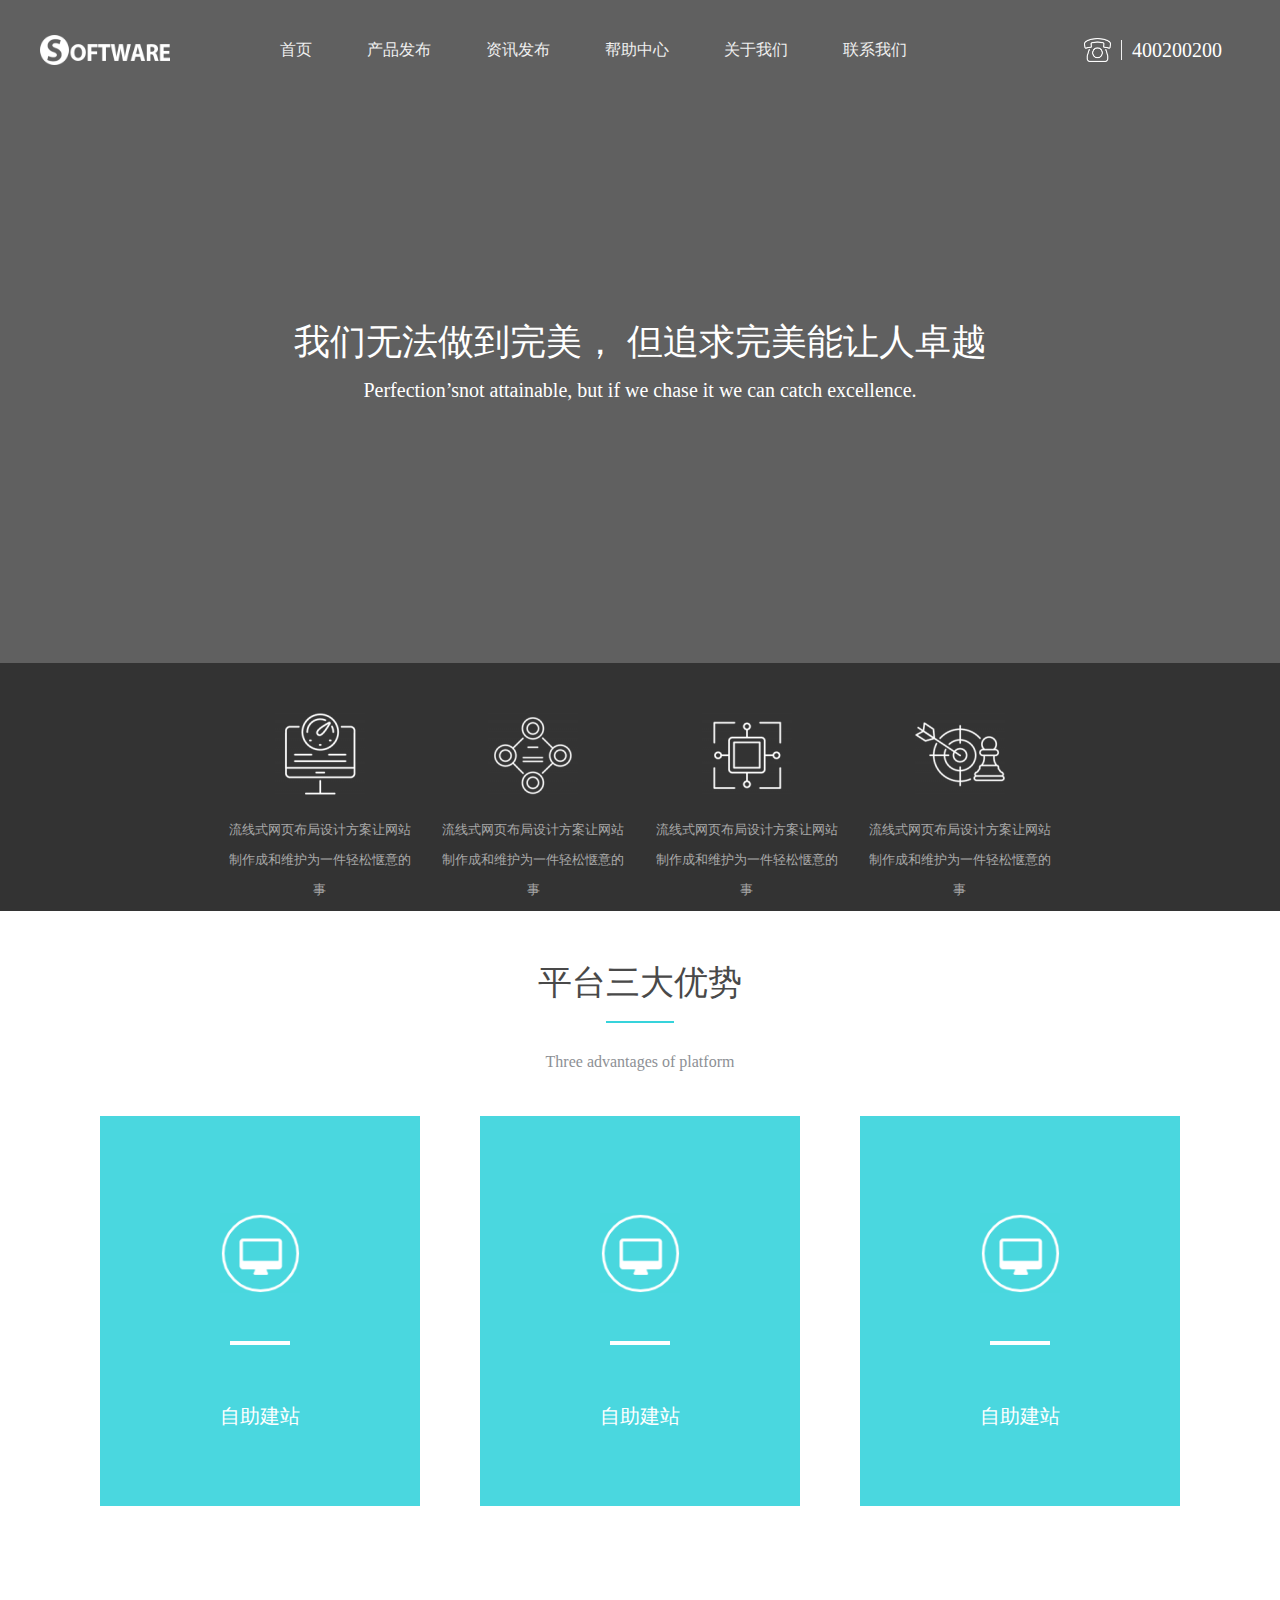
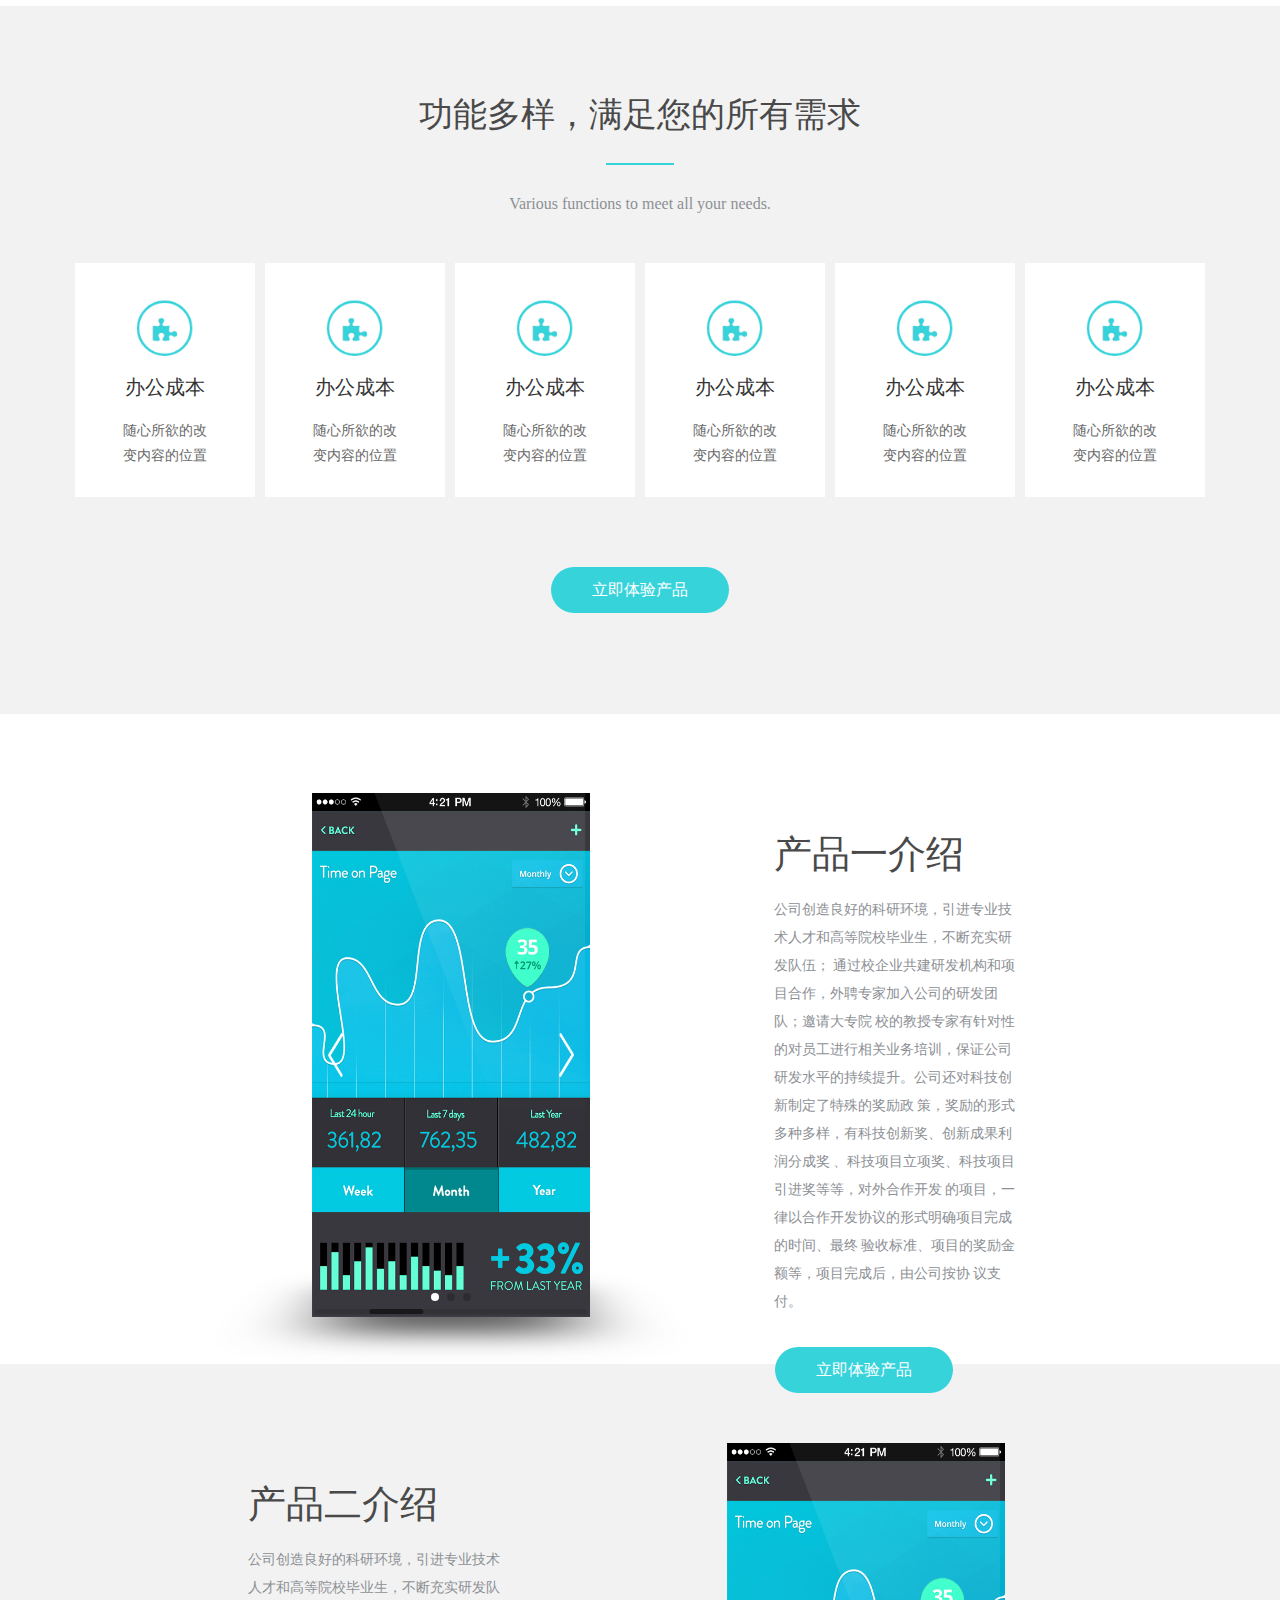
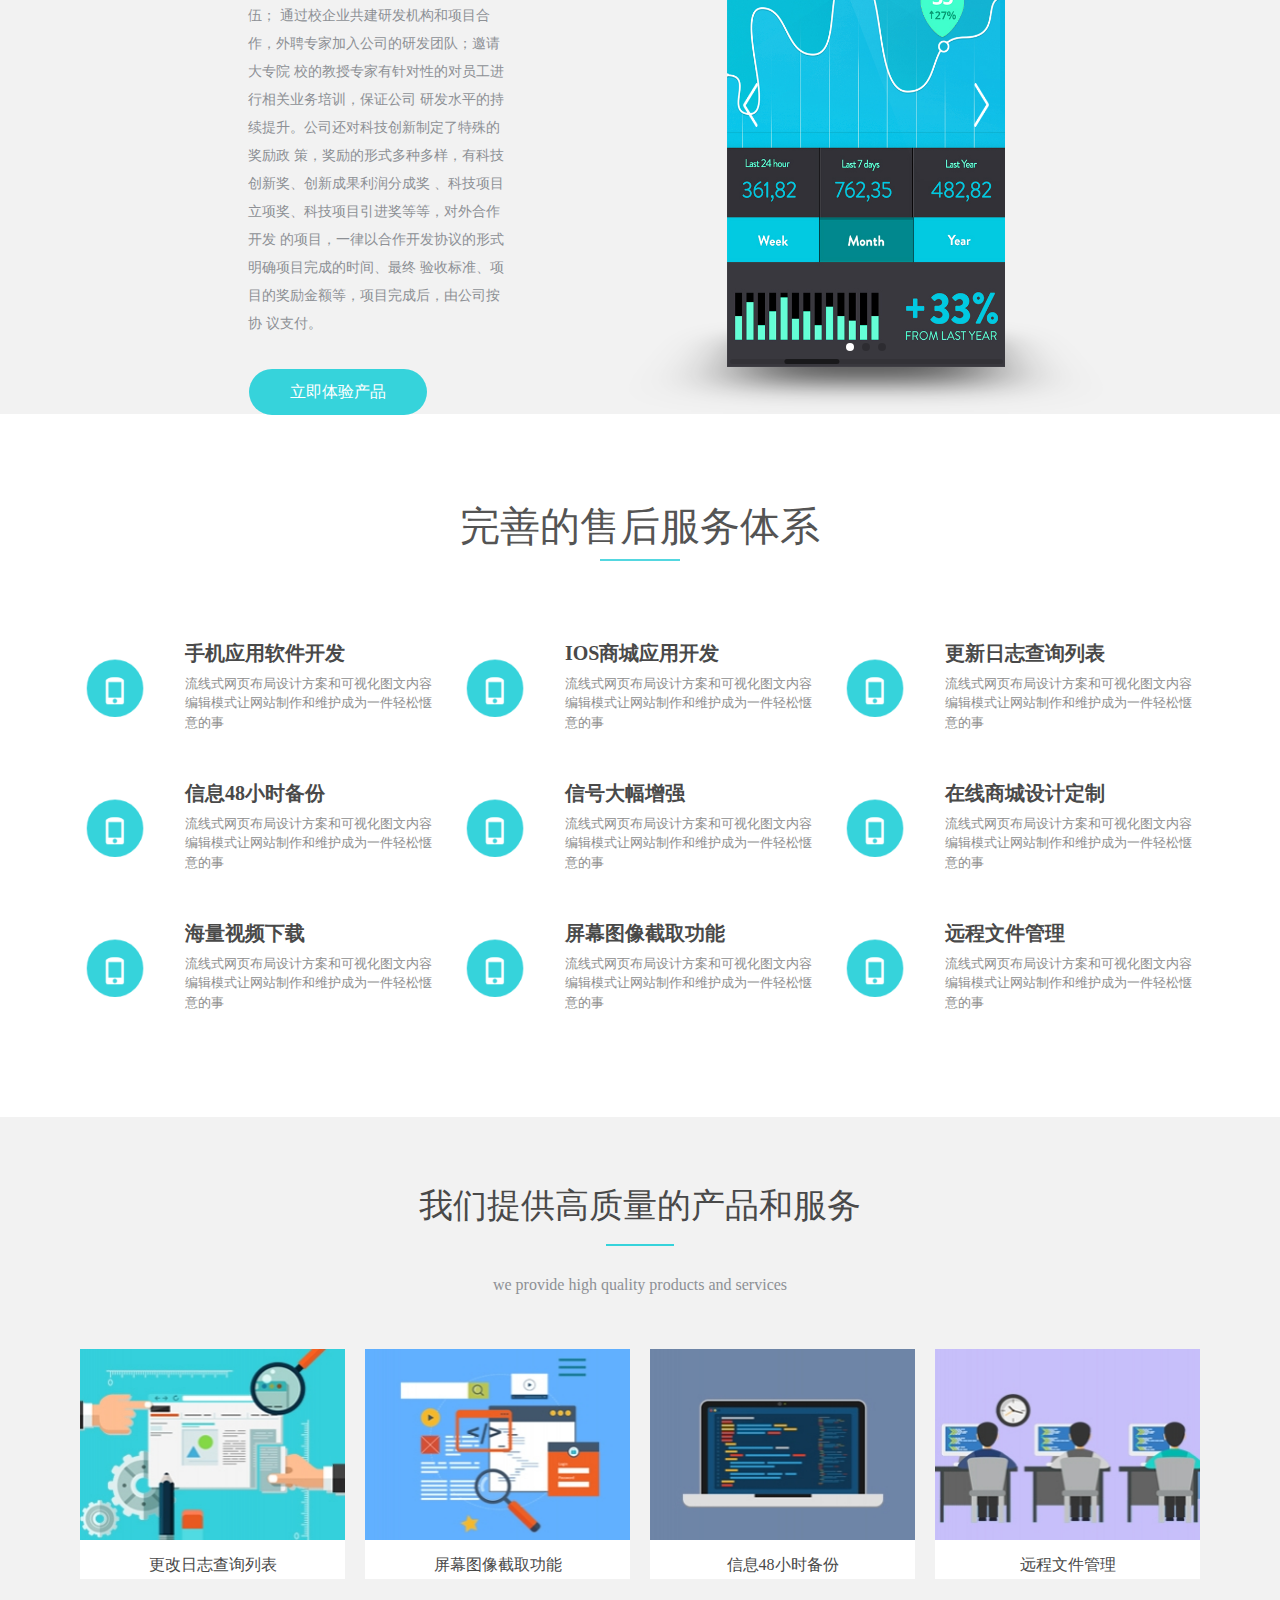
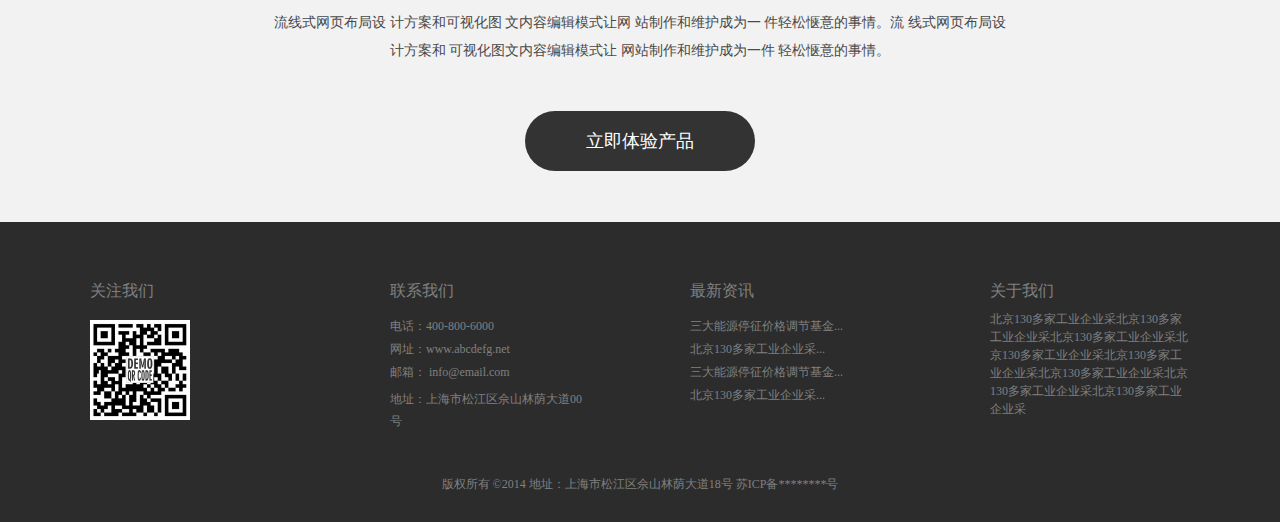
<file: index.html>
<!doctype html>
<html lang="en">
<head>
    <meta charset="UTF-8">
    <meta name="viewport"
          content="width=device-width, user-scalable=no, initial-scale=1.0, maximum-scale=1.0, minimum-scale=1.0">
    <meta http-equiv="X-UA-Compatible" content="ie=edge">
    <link rel="stylesheet" href="css/base.css">
    <link rel="stylesheet" href="css/bootstrap.css">
    <link rel="stylesheet" href="css/animate.css">
    <script src="js/animate.js"></script>
    <script src="js/function.js"></script>

    <script src="js/index.js"></script>
    <!--<script src="js/shouye%20-%20副本.js"></script>-->
    <link rel="stylesheet" href="css/swiper-4.3.5.min.css">
    <link rel="stylesheet" href="css/index.css">
    <title>首页</title>
</head>
<body>
    <div class="bg">
        <div class="bg_black">
            <div class="head">
                <div class="left">
                    <img src="img/02.png" alt="">
                </div>
                <ul>
                    <li>
                        <a href="">
                            <span>首页</span>
                            <i class="underline"></i>
                        </a>
                    </li>
                    <li>
                        <a href="chanpinfabu.html">
                            <span>产品发布</span>
                        </a>
                    </li>
                    <li>
                        <a href="zixunfabu.html">
                            <span>资讯发布</span>
                        </a>
                    </li>
                    <li>
                        <a href="bangzhuzhongxin.html">
                            <span>帮助中心</span>
                        </a>
                    </li>
                    <li>
                        <a href="">
                            <span>关于我们</span>
                        </a>
                    </li>
                    <li>
                        <a href="guanyuwomen.html">
                            <span>联系我们</span>
                        </a>
                    </li>
                </ul>
                <div class="right">
                    <div class="pic"><img src="img/03.png" alt=""></div>
                    <div class="shu"></div>
                    <h1>400200200</h1>
                </div>
                <!--<div class="body"></div>-->
            </div>
            <div class="head_min">
                <div class="left">
                    <h1>首页</h1>
                </div>
                <div class="right" style="display: block;">
                    <img src="img/04.png" alt="" style="cursor: pointer;">
                </div>
                <div class="right_return">
                    <img src="img/04.png" alt="" style="cursor: pointer;">
                </div>
                <ul class="head_xiala">
                    <a href="chanpinfabu.html"><li>产品发布</li></a>
                    <a href="zixunfabu.html"><li>资讯发布</li></a>
                    <a href="bangzhuzhongxin.html"><li>帮助中心</li></a>
                    <a href="guanyuwomen.html"><li>关于我们</li></a>
                    <a href="lianxiwomen.html"><li>联系我们</li></a>
                </ul>
            </div>

            <div class="body">
                <h1>我们无法做到完美，  但追求完美能让人卓越</h1>
                <h2>Perfection’snot attainable, but if we chase it we can catch excellence.</h2>
            </div>
        </div>
    </div>
    <ul class="bottom">
            <li class="col-xs-6 col-md-3 col-lg-offset-2 col-lg-2 ">
                <img src="img/05.png" alt="">
                <h1>流线式网页布局设计方案让网站制作成和维护为一件轻松惬意的事</h1>
            </li>
            <li class="col-xs-6 col-md-3 col-lg-2">
                <img src="img/06.png" alt="">
                <h1>流线式网页布局设计方案让网站制作成和维护为一件轻松惬意的事</h1>
            </li>
            <li class="col-xs-6 col-md-3 col-lg-2">
                <img src="img/07.png" alt="">
                <h1>流线式网页布局设计方案让网站制作成和维护为一件轻松惬意的事</h1>
            </li>
            <li class="col-xs-6 col-md-3 col-lg-2">
                <img src="img/08.png" alt="">
                <h1>流线式网页布局设计方案让网站制作成和维护为一件轻松惬意的事</h1>
            </li>
        </ul>
    <div class="section_one">
        <div class="header">
            <h1>平台三大优势</h1>
            <div class="bot_bor"></div>
            <h2>Three advantages of platform</h2>
        </div>
        <ul>
            <div class="container">
                <li class="col-xs-4 col-sm-4  col-md-4 col-lg-4">
                    <div class="lii">
                        <div class="icon">
                            <img src="img/09.png" alt="">
                        </div>
                        <div class="bot"></div>
                        <h1>自助建站</h1>
                    </div>
                </li>
                <li class="col-xs-4 col-sm-4  col-md-4 col-lg-4">
                    <div class="lii">
                        <div class="icon">
                            <img src="img/09.png" alt="">
                        </div>
                        <div class="bot"></div>
                        <h1>自助建站</h1>
                    </div>
                </li>
                <li class="col-xs-4 col-sm-4  col-md-4 col-lg-4">
                    <div class="lii">
                        <div class="icon">
                            <img src="img/09.png" alt="">
                        </div>
                        <div class="bot"></div>
                        <h1>自助建站</h1>
                    </div>
                </li>
            </div>
        </ul>
    </div>
    <div class="section_two">
        <div class="header">
            <h1>功能多样，满足您的所有需求</h1>
            <div class="bot_bor"></div>
            <h2>Various functions to meet all your needs.</h2>
        </div>
        <ul>
            <div class="container">
                <li class="col-xs-4 col-sm-4  col-md-2 col-lg-2">
                    <div class="bor">
                        <div class="icon">
                            <img src="img/10.png" alt="">
                        </div>
                        <h2>办公成本</h2>
                        <h1>随心所欲的改变内容的位置</h1>
                    </div>
                </li>
                <li class="col-xs-4 col-sm-4  col-md-2 col-lg-2">
                    <div class="icon">
                        <img src="img/10.png" alt="">
                    </div>
                    <h2>办公成本</h2>
                    <h1>随心所欲的改变内容的位置</h1>
                </li>
                <li class="col-xs-4 col-sm-4  col-md-2 col-lg-2">
                    <div class="icon">
                        <img src="img/10.png" alt="">
                    </div>
                    <h2>办公成本</h2>
                    <h1>随心所欲的改变内容的位置</h1>
                </li>
                <li class="col-xs-4 col-sm-4  col-md-2 col-lg-2">
                    <div class="icon">
                        <img src="img/10.png" alt="">
                    </div>
                    <h2>办公成本</h2>
                    <h1>随心所欲的改变内容的位置</h1>
                </li>
                <li class="col-xs-4 col-sm-4  col-md-2 col-lg-2">
                    <div class="icon">
                        <img src="img/10.png" alt="">
                    </div>
                    <h2>办公成本</h2>
                    <h1>随心所欲的改变内容的位置</h1>
                </li>
                <li class="col-xs-4 col-sm-4  col-md-2 col-lg-2">
                    <div class="icon">
                        <img src="img/10.png" alt="">
                    </div>
                    <h2>办公成本</h2>
                    <h1>随心所欲的改变内容的位置</h1>
                </li>
            </div>
        </ul>
        <div class="btn">
            <div class="content">
                <a href="chanpinfabu.html" style="text-decoration: none;">
                <h1>立即体验产品</h1>
                </a>
            </div>
        </div>
    </div>
    <div class="section_three">

        <ul>
            <li class=" pic col-xs-12  col-md-6 col-lg-offset-2 col-lg-4">
                <div class="swiper-container">
                    <div class="swiper-wrapper">
                        <div class="swiper-slide"><img style="width: 278px;height:524px;" src="img/25.jpg" alt=""></div>
                        <div class="swiper-slide"><img style="width: 278px;height:524px;" src="img/26.jpg" alt=""></div>
                        <div class="swiper-slide"><img style="width: 278px;height:524px;" src="img/27.jpg" alt=""></div>
                    </div>
                    <!-- 如果需要分页器 -->
                    <div class="swiper-pagination"></div>

                    <!-- 如果需要导航按钮 -->
                    <div class="swiper-button-prev"></div>
                    <div class="swiper-button-next"></div>
                    <!-- 如果需要滚动条 -->
                    <div class="swiper-scrollbar"></div>
                </div>
                <!--<div class="imgs">-->
                    <!--<img src="img/25.jpg" alt="">-->
                    <!--<img src="img/26.jpg" alt="">-->
                    <!--<img src="img/27.jpg" alt="">-->
                <!--</div>-->
                <!--<div class="left-btn" style="cursor: pointer">&lt;</div>-->
                <!--<div class="right-btn" style="cursor: pointer" >&gt;</div>-->
                <!--<div class="dot">-->
                    <!--<div class="small" style="cursor: pointer"></div>-->
                    <!--<div class="small" style="cursor: pointer"></div>-->
                    <!--<div class="small" style="cursor: pointer"></div>-->
                <!--</div>-->
            </li>
            <li class=" word col-xs-12 col-md-6 col-lg-4">
                <h1>产品一介绍</h1>
                <h2>公司创造良好的科研环境，引进专业技术人才和高等院校毕业生，不断充实研发队伍；
                    通过校企业共建研发机构和项目合作，外聘专家加入公司的研发团队；邀请大专院
                    校的教授专家有针对性的对员工进行相关业务培训，保证公司
                    研发水平的持续提升。公司还对科技创新制定了特殊的奖励政
                    策，奖励的形式多种多样，有科技创新奖、创新成果利润分成奖
                    、科技项目立项奖、科技项目引进奖等等，对外合作开发
                    的项目，一律以合作开发协议的形式明确项目完成的时间、最终
                    验收标准、项目的奖励金额等，项目完成后，由公司按协
                    议支付。 </h2>
                <div class="btn">
                    <div class="content">
                        <a href="chanpinfabu.html" style="text-decoration: none;">
                            <h1 style="cursor: pointer">立即体验产品</h1>
                        </a>
                    </div>
                </div>
            </li>
        </ul>
    </div>
    <div class="section_four">
        <ul>
            <li class=" word col-xs-12 col-md-6 col-lg-4">
                <h1>产品二介绍</h1>
                <h2>公司创造良好的科研环境，引进专业技术人才和高等院校毕业生，不断充实研发队伍；
                    通过校企业共建研发机构和项目合作，外聘专家加入公司的研发团队；邀请大专院
                    校的教授专家有针对性的对员工进行相关业务培训，保证公司
                    研发水平的持续提升。公司还对科技创新制定了特殊的奖励政
                    策，奖励的形式多种多样，有科技创新奖、创新成果利润分成奖
                    、科技项目立项奖、科技项目引进奖等等，对外合作开发
                    的项目，一律以合作开发协议的形式明确项目完成的时间、最终
                    验收标准、项目的奖励金额等，项目完成后，由公司按协
                    议支付。 </h2>
                <div class="btn">
                    <div class="content">
                        <a href="chanpinfabu.html" style="text-decoration: none;">
                            <h1 style="cursor: pointer">立即体验产品</h1>
                        </a>
                    </div>
                </div>
            </li>
            <li class=" pic col-xs-12  col-md-6 col-lg-offset-2 col-lg-4">
                <div class="swiper-container">
                    <div class="swiper-wrapper">
                        <div class="swiper-slide"><img style="width: 278px;height:524px;" src="img/25.jpg" alt=""></div>
                        <div class="swiper-slide"><img style="width: 278px;height:524px;" src="img/26.jpg" alt=""></div>
                        <div class="swiper-slide"><img style="width: 278px;height:524px;" src="img/27.jpg" alt=""></div>
                    </div>
                    <!-- 如果需要分页器 -->
                    <div class="swiper-pagination"></div>

                    <!-- 如果需要导航按钮 -->
                    <div class="swiper-button-prev"></div>
                    <div class="swiper-button-next"></div>
                    <!-- 如果需要滚动条 -->
                    <div class="swiper-scrollbar"></div>
                </div>
                <!--<div class="imgs">-->
                    <!--<img src="img/25.jpg" alt="">-->
                    <!--<img src="img/26.jpg" alt="">-->
                    <!--<img src="img/27.jpg" alt="">-->
                <!--</div>-->
                <!--<div class="left-btn">&lt;</div>-->
                <!--<div class="right-btn">&gt;</div>-->
                <!--<div class="dot">-->
                    <!--<div class="small" style="cursor: pointer"></div>-->
                    <!--<div class="small" style="cursor: pointer"></div>-->
                    <!--<div class="small" style="cursor: pointer"></div>-->
                <!--</div>-->
            </li>

        </ul>
    </div>
    <div class="section_five">
        <div class="head">
            <h1>完善的售后服务体系</h1>
            <div class="head_line"></div>
        </div>
        <div class="body">
            <div class="container">
                <ul>
                    <li class="col-xs-12 col-md-4">
                        <img src="img/11.png" style="height: 60px;width: 60px;" alt="">
                        <div class="text">
                            <h1>手机应用软件开发</h1>
                            <h2>流线式网页布局设计方案和可视化图文内容编辑模式让网站制作和维护成为一件轻松惬意的事</h2>
                        </div>
                    </li>
                    <li class="col-xs-12 col-md-4">
                        <img src="img/11.png" alt="">
                        <div class="text">
                            <h1>
                                IOS商城应用开发</h1>
                            <h2>流线式网页布局设计方案和可视化图文内容编辑模式让网站制作和维护成为一件轻松惬意的事</h2>
                        </div>
                    </li>
                    <li class="col-xs-12 col-md-4">
                        <img src="img/11.png" alt="">
                        <div class="text">
                            <h1>
                                更新日志查询列表</h1>
                            <h2>流线式网页布局设计方案和可视化图文内容编辑模式让网站制作和维护成为一件轻松惬意的事</h2>
                        </div>
                    </li>
                    <li class="col-xs-12 col-md-4">
                        <img src="img/11.png" alt="">
                        <div class="text">
                            <h1>信息48小时备份</h1>
                            <h2>流线式网页布局设计方案和可视化图文内容编辑模式让网站制作和维护成为一件轻松惬意的事</h2>
                        </div>
                    </li>
                    <li class="col-xs-12 col-md-4">
                        <img src="img/11.png" alt="">
                        <div class="text">
                            <h1>信号大幅增强</h1>
                            <h2>流线式网页布局设计方案和可视化图文内容编辑模式让网站制作和维护成为一件轻松惬意的事</h2>
                        </div>
                    </li>
                    <li class="col-xs-12 col-md-4">
                        <img src="img/11.png" alt="">
                        <div class="text">
                            <h1>在线商城设计定制</h1>
                            <h2>流线式网页布局设计方案和可视化图文内容编辑模式让网站制作和维护成为一件轻松惬意的事</h2>
                        </div>
                    </li>
                    <li class="col-xs-12 col-md-4">
                        <img src="img/11.png" alt="">
                        <div class="text">
                            <h1>海量视频下载</h1>
                            <h2>流线式网页布局设计方案和可视化图文内容编辑模式让网站制作和维护成为一件轻松惬意的事</h2>
                        </div>
                    </li>
                    <li class="col-xs-12 col-md-4">
                        <img src="img/11.png" alt="">
                        <div class="text">
                            <h1>
                                屏幕图像截取功能</h1>
                            <h2>流线式网页布局设计方案和可视化图文内容编辑模式让网站制作和维护成为一件轻松惬意的事</h2>
                        </div>
                    </li>
                    <li class="col-xs-12 col-md-4">
                        <img src="img/11.png" alt="">
                        <div class="text">
                            <h1>
                                远程文件管理</h1>
                            <h2>流线式网页布局设计方案和可视化图文内容编辑模式让网站制作和维护成为一件轻松惬意的事</h2>
                        </div>
                    </li>
                </ul>
            </div>
        </div>
    </div>
    <div class="section_six">
        <div class="header">
            <h1>我们提供高质量的产品和服务</h1>
            <div class="bot_bor"></div>
            <h2>we provide high quality products and services</h2>
        </div>
        <div class="body">
            <div class="container">
                <div class="box col-xs-12 col-md-3">
                    <img src="img/12.jpg" alt="">
                    <h1>更改日志查询列表</h1>
                </div>
                <div class="box col-xs-12 col-md-3">
                    <img src="img/31.jpg" alt="">
                    <h1>屏幕图像截取功能</h1>
                </div>
                <div class="box col-xs-12 col-md-3">
                    <img src="img/32.jpg" alt="">
                    <h1>信息48小时备份</h1>
                </div>
                <div class="box col-xs-12 col-md-3">
                    <img src="img/33.jpg" alt="">
                    <h1>远程文件管理</h1>
                </div>
            </div>
        </div>
        <div class="bott">
            <div class="container">
                <h1>流线式网页布局设
                计方案和可视化图
                文内容编辑模式让网
                站制作和维护成为一
                件轻松惬意的事情。流
                线式网页布局设计方案和
                可视化图文内容编辑模式让
                网站制作和维护成为一件
                轻松惬意的事情。</h1>
            </div>
            <div class="btn">
                <div class="content">
                    <h1>立即体验产品</h1>
                </div>
            </div>
        </div>
    </div>
    <footer>
        <div class="container">
            <div class="top">
                <ul>
                    <li class="pic">
                        <h1 style="color:#808080;">关注我们</h1>
                        <img src="img/13.jpg" alt="">
                    </li>
                    <li class="word">
                        <h1>联系我们</h1>
                        <h2>电话：400-800-6000</h2>
                        <h3>网址：www.abcdefg.net</h3>
                        <h4>邮箱： info@email.com</h4>
                        <h5 style="line-height: 1.8em;">地址：上海市松江区佘山林荫大道00号</h5>
                    </li>
                    <li class="word">
                        <h1>最新资讯</h1>
                        <h2>三大能源停征价格调节基金...</h2>
                        <h3>北京130多家工业企业采...</h3>
                        <h4>三大能源停征价格调节基金...</h4>
                        <h5>北京130多家工业企业采...</h5>
                    </li>
                    <li class="word text">
                        <h1>关于我们</h1>
                        <h3 style="line-height: 1.5em;">北京130多家工业企业采北京130多家工业企业采北京130多家工业企业采北京130多家工业企业采北京130多家工业企业采北京130多家工业企业采北京130多家工业企业采北京130多家工业企业采</h3>
                    </li>
                </ul>
            </div>
            <div class="bottom">
                <h6>版权所有 ©2014   地址：上海市松江区佘山林荫大道18号    苏ICP备********号</h6>
            </div>
        </div>
    </footer>
    <script src="js/swiper-4.3.5.min.js"></script>
    <script>
        var mySwiper = new Swiper ('.swiper-container', {
            direction: 'horizontal',
            loop: true,
            effect : 'cube',
            // 如果需要分页器
            pagination: {
                el: '.swiper-pagination',
            },
            autoplay: {
                delay: 1600,
                stopOnLastSlide: false,
                disableOnInteraction: true,
            },
            // 如果需要前进后退按钮
            navigation: {
                nextEl: '.swiper-button-next',
                prevEl: '.swiper-button-prev',
            },

            // 如果需要滚动条
            scrollbar: {
                el: '.swiper-scrollbar',
            },
            // controller: {
            //     control: [swiper1,swiper2],
            //     inverse: true,
            //     by: 'slide',
            // },
            // effect : 'coverflow',
            // slidesPerView: 3,
            // centeredSlides: true,
            // coverflowEffect: {
            //     rotate: 30,
            //     stretch: 10,
            //     depth: 60,
            //     modifier: 2,
            //     slideShadows : true
            // },
        })
    </script>
</body>
</html>
</file>
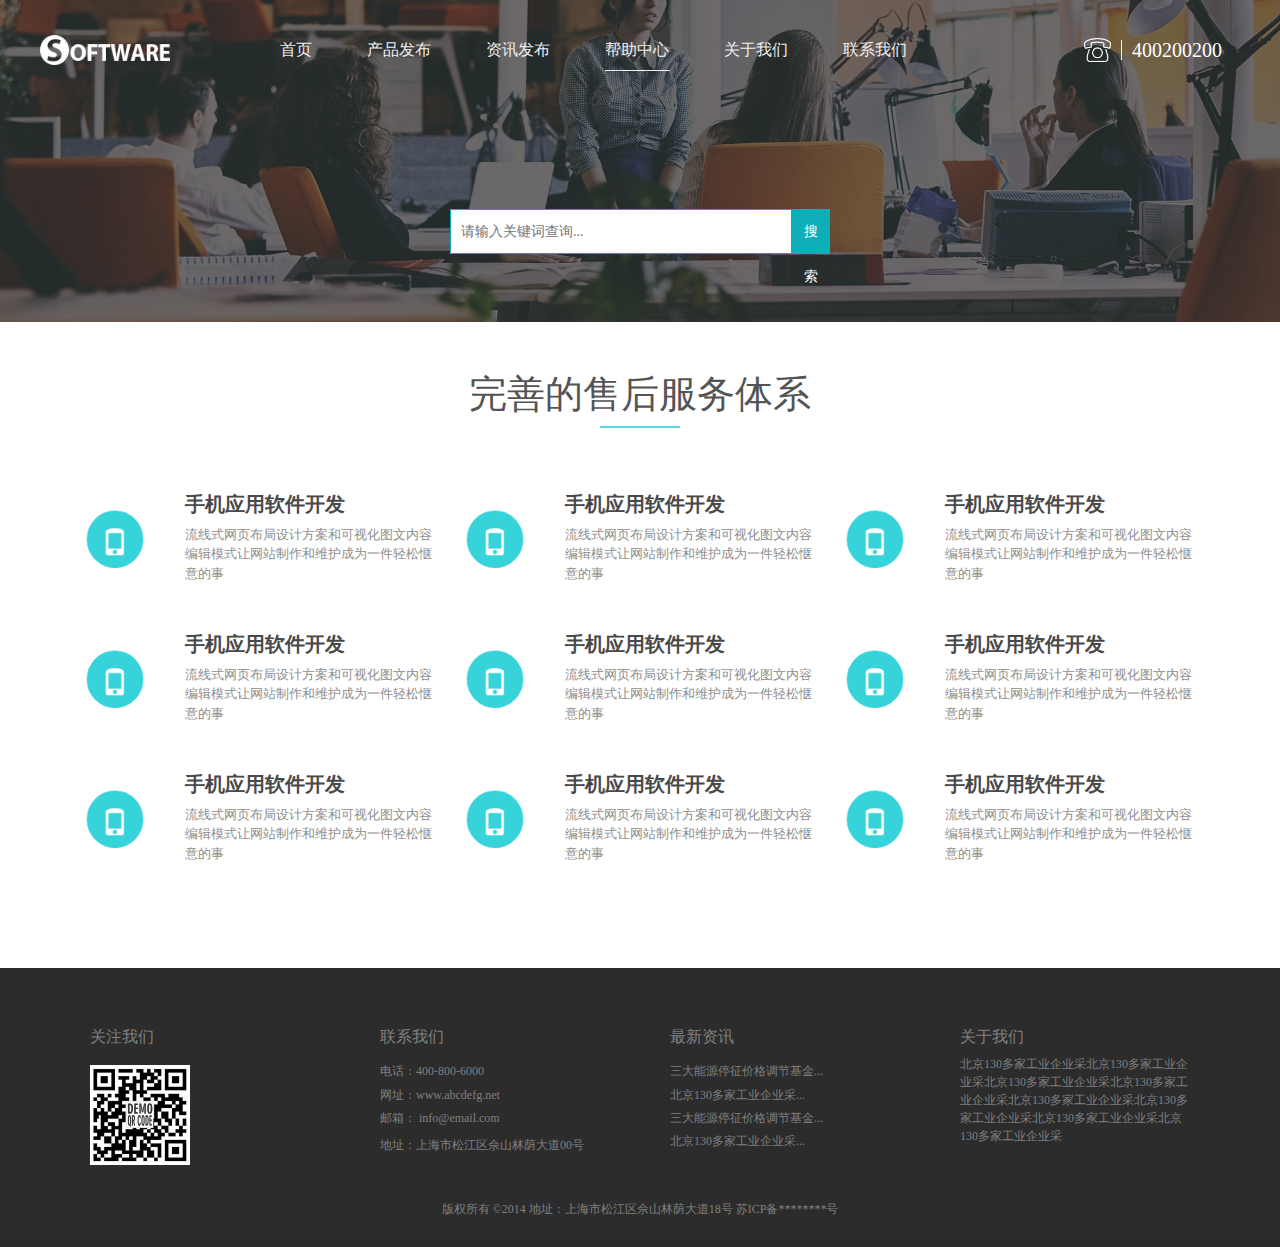
<file: bangzhuzhongxin.html>
<!doctype html>
<html lang="en">
<head>
    <meta charset="UTF-8">
    <meta name="viewport"
          content="width=device-width, user-scalable=no, initial-scale=1.0, maximum-scale=1.0, minimum-scale=1.0">
    <meta http-equiv="X-UA-Compatible" content="ie=edge">
    <title>帮助中心</title>
    <link rel="stylesheet" href="css/base.css">
    <link rel="stylesheet" href="css/bootstrap.css">
    <link rel="stylesheet" href="css/animate.css">
    <script src="js/bangzhuzhongxin.js"></script>
    <link rel="stylesheet" href="css/bangzhuzhongxin.css">
</head>
<body>
    <div class="bg">
    <div class="bg_black">
        <div class="head">
            <div class="left">
                <img src="img/02.png" alt="">
            </div>
            <ul>
                <li>
                    <a href="index.html">
                        <span>首页</span>
                    </a>
                </li>
                <li>
                    <a href="chanpinfabu.html">
                        <span>产品发布</span>
                    </a>
                </li>
                <li>
                    <a href="zixunfabu.html">
                        <span>资讯发布</span>
                        <i class="underline"></i>
                    </a>
                </li>
                <li>
                    <a href="">
                        <span>帮助中心</span>
                    </a>
                </li>
                <li>
                    <a href="guanyuwomen.html">
                        <span>关于我们</span>
                    </a>
                </li>
                <li>
                    <a href="lianxiwomen.html">
                        <span>联系我们</span>
                    </a>
                </li>
            </ul>
            <div class="right">
                <div class="pic"><img src="img/03.png" alt=""></div>
                <div class="shu"></div>
                <h1>400200200</h1>
            </div>
            <!--<div class="body"></div>-->
        </div>

        <div class="head_min">
            <div class="left">
                <h1>帮助中心</h1>
            </div>
            <div class="right">
                <img src="img/04.png" alt="">
            </div>
            <div class="right_return">
                <img src="img/04.png" alt="" style="cursor: pointer;">
            </div>
            <ul class="head_xiala">
                <a href="index.html"><li>首页</li></a>
                <a href="chanpinfabu.html"><li>产品发布</li></a>
                <a href="zixunfabu.html"><li>资讯发布</li></a>
                <a href="guanyuwomen.html"><li>关于我们</li></a>
                <a href="lianxiwomen.html"><li>联系我们</li></a>
            </ul>
        </div>
        <div class="bot">
            <input type="text" style="background:#ffffff;border:1px solid #0daeb8;height:45px;"  value="" placeholder="请输入关键词查询...">
            <div class="tex" style="cursor:pointer;color: white;background: #0DAEB8">搜索</div>
        </div>
    </div>
    </div>
    <div class="section_five">
    <div class="head">
        <h1>完善的售后服务体系</h1>
        <div class="head_line"></div>
    </div>
    <div class="body">
        <div class="container">
            <ul>
                <li class="col-xs-12 col-md-4">
                    <img src="img/11.png" alt="">
                    <div class="text">
                        <h1>手机应用软件开发</h1>
                        <h2>流线式网页布局设计方案和可视化图文内容编辑模式让网站制作和维护成为一件轻松惬意的事</h2>
                    </div>
                </li>
                <li class="col-xs-12 col-md-4">
                    <img src="img/11.png" alt="">
                    <div class="text">
                        <h1>手机应用软件开发</h1>
                        <h2>流线式网页布局设计方案和可视化图文内容编辑模式让网站制作和维护成为一件轻松惬意的事</h2>
                    </div>
                </li>
                <li class="col-xs-12 col-md-4">
                    <img src="img/11.png" alt="">
                    <div class="text">
                        <h1>手机应用软件开发</h1>
                        <h2>流线式网页布局设计方案和可视化图文内容编辑模式让网站制作和维护成为一件轻松惬意的事</h2>
                    </div>
                </li>
                <li class="col-xs-12 col-md-4">
                    <img src="img/11.png" alt="">
                    <div class="text">
                        <h1>手机应用软件开发</h1>
                        <h2>流线式网页布局设计方案和可视化图文内容编辑模式让网站制作和维护成为一件轻松惬意的事</h2>
                    </div>
                </li>
                <li class="col-xs-12 col-md-4">
                    <img src="img/11.png" alt="">
                    <div class="text">
                        <h1>手机应用软件开发</h1>
                        <h2>流线式网页布局设计方案和可视化图文内容编辑模式让网站制作和维护成为一件轻松惬意的事</h2>
                    </div>
                </li>
                <li class="col-xs-12 col-md-4">
                    <img src="img/11.png" alt="">
                    <div class="text">
                        <h1>手机应用软件开发</h1>
                        <h2>流线式网页布局设计方案和可视化图文内容编辑模式让网站制作和维护成为一件轻松惬意的事</h2>
                    </div>
                </li>
                <li class="col-xs-12 col-md-4">
                    <img src="img/11.png" alt="">
                    <div class="text">
                        <h1>手机应用软件开发</h1>
                        <h2>流线式网页布局设计方案和可视化图文内容编辑模式让网站制作和维护成为一件轻松惬意的事</h2>
                    </div>
                </li>
                <li class="col-xs-12 col-md-4">
                    <img src="img/11.png" alt="">
                    <div class="text">
                        <h1>手机应用软件开发</h1>
                        <h2>流线式网页布局设计方案和可视化图文内容编辑模式让网站制作和维护成为一件轻松惬意的事</h2>
                    </div>
                </li>
                <li class="col-xs-12 col-md-4">
                    <img src="img/11.png" alt="">
                    <div class="text">
                        <h1>手机应用软件开发</h1>
                        <h2>流线式网页布局设计方案和可视化图文内容编辑模式让网站制作和维护成为一件轻松惬意的事</h2>
                    </div>
                </li>
            </ul>
        </div>
    </div>
    </div>
    <footer>
    <div class="container">
        <div class="top">
            <ul>
                <li class="pic">
                    <h1 style="color:#808080;">关注我们</h1>
                    <img src="img/13.jpg" alt="">
                </li>
                <li class="word">
                    <h1>联系我们</h1>
                    <h2>电话：400-800-6000</h2>
                    <h3>网址：www.abcdefg.net</h3>
                    <h4>邮箱： info@email.com</h4>
                    <h5 style="line-height: 1.8em;">地址：上海市松江区佘山林荫大道00号</h5>
                </li>
                <li class="word">
                    <h1>最新资讯</h1>
                    <h2>三大能源停征价格调节基金...</h2>
                    <h3>北京130多家工业企业采...</h3>
                    <h4>三大能源停征价格调节基金...</h4>
                    <h5>北京130多家工业企业采...</h5>
                </li>
                <li class="word text">
                    <h1>关于我们</h1>
                    <h3 style="line-height: 1.5em;">北京130多家工业企业采北京130多家工业企业采北京130多家工业企业采北京130多家工业企业采北京130多家工业企业采北京130多家工业企业采北京130多家工业企业采北京130多家工业企业采</h3>
                </li>
            </ul>
        </div>
        <div class="bottom">
            <h6>版权所有 ©2014   地址：上海市松江区佘山林荫大道18号    苏ICP备********号</h6>
        </div>
    </div>
</footer>
</body>
</html>
</file>
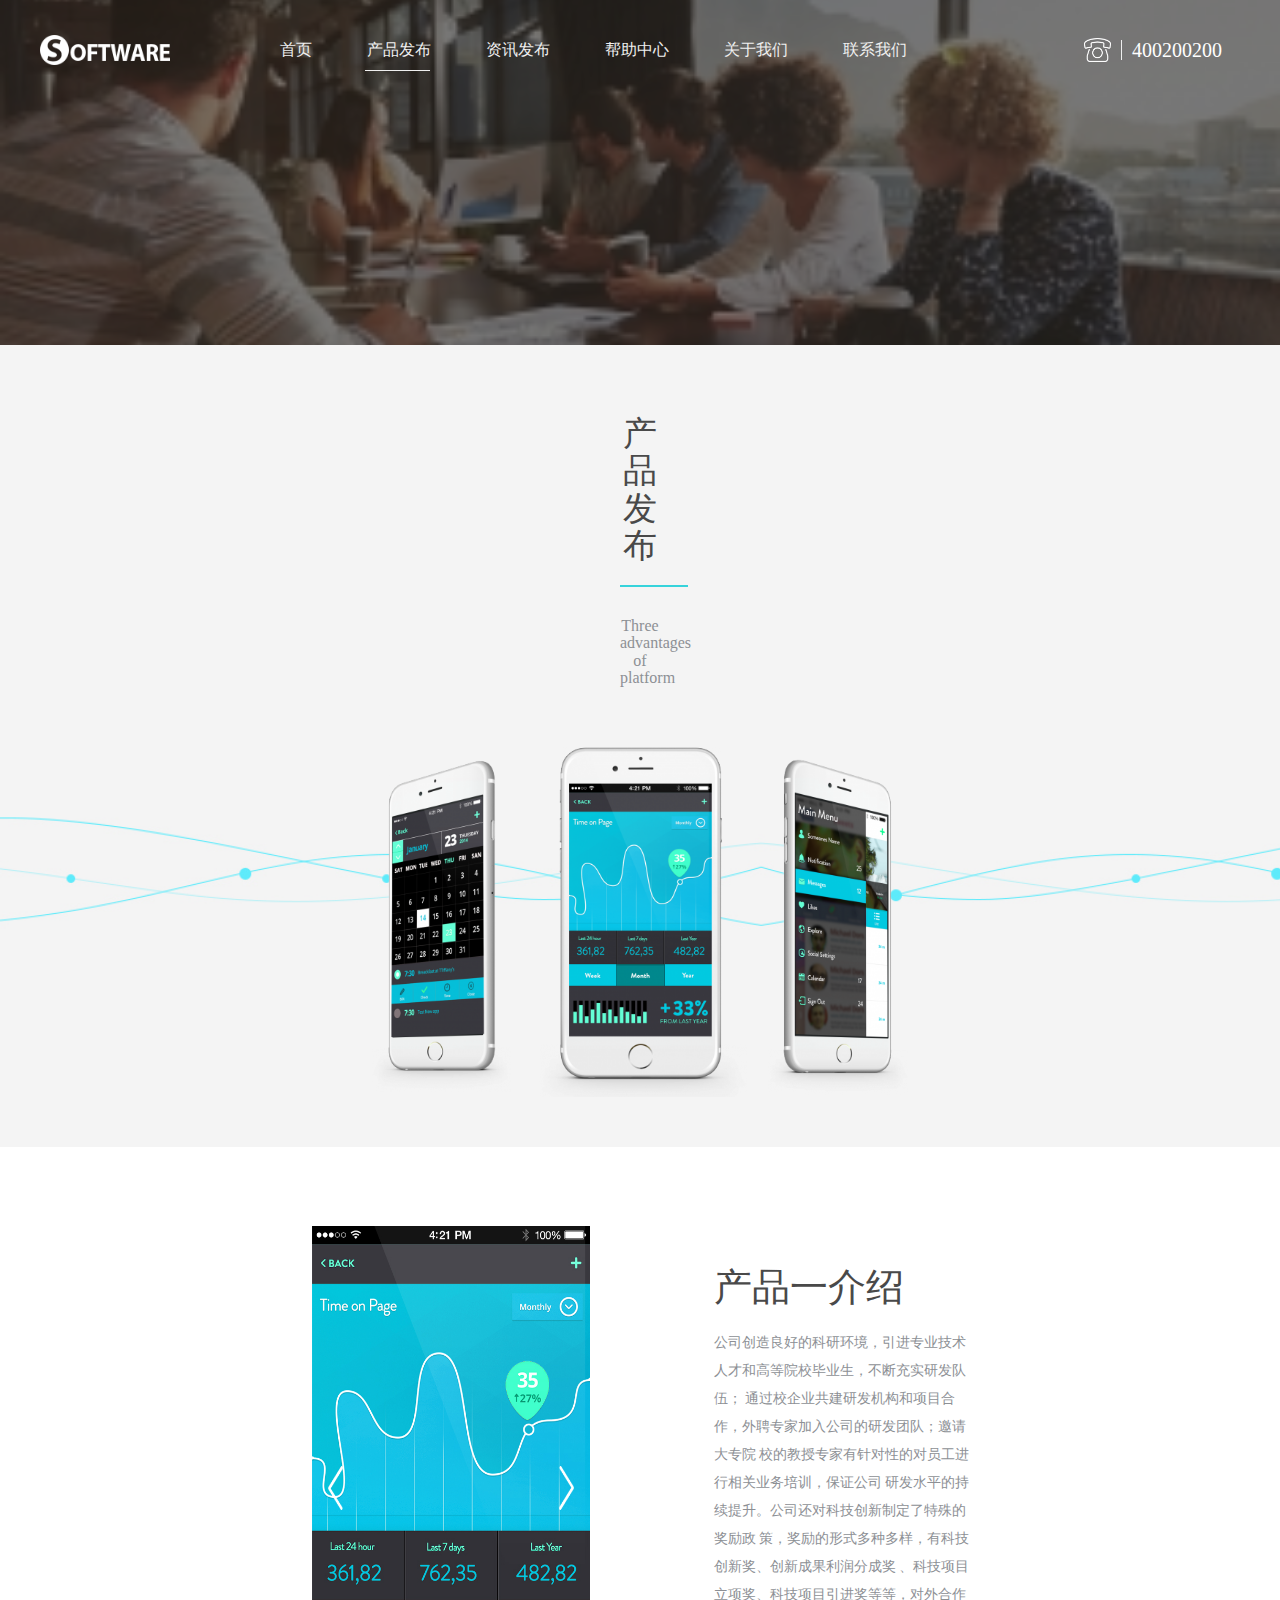
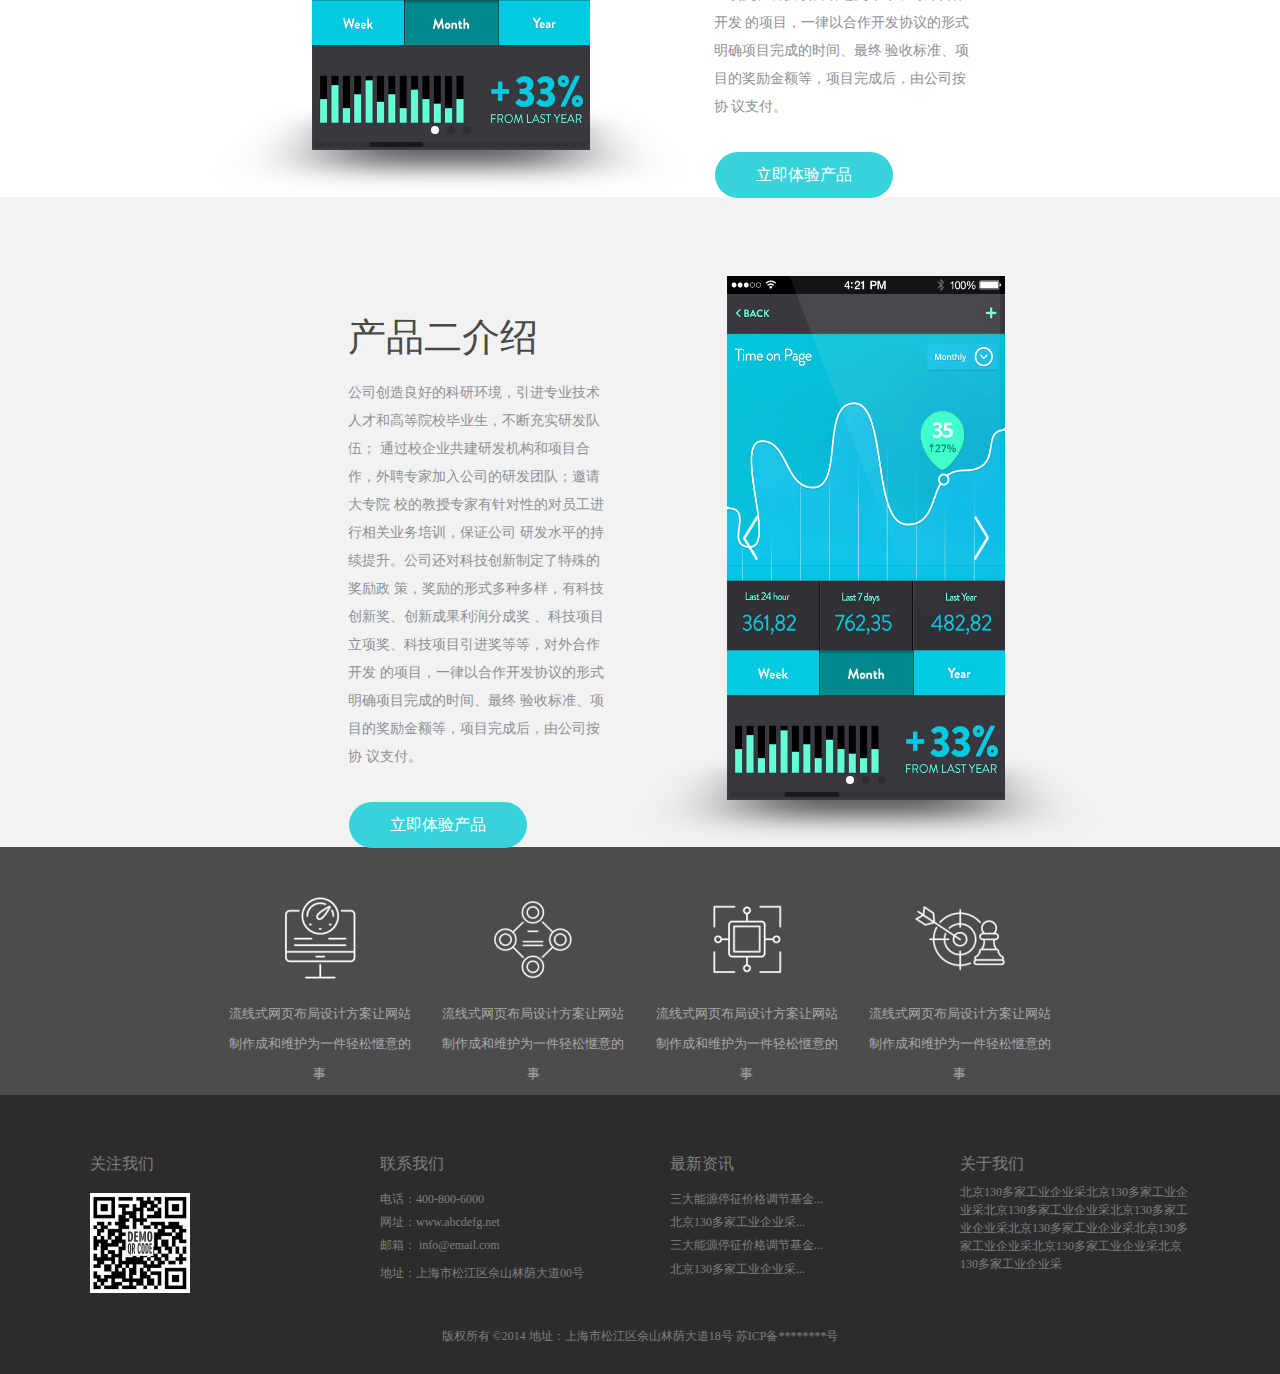
<file: chanpinfabu.html>
<!doctype html>
<html lang="en">
<head>
    <meta charset="UTF-8">
    <meta name="viewport"
          content="width=device-width, user-scalable=no, initial-scale=1.0, maximum-scale=1.0, minimum-scale=1.0">
    <meta http-equiv="X-UA-Compatible" content="ie=edge">
    <title>产品发布</title>
    <link rel="stylesheet" href="css/base.css">
    <link rel="stylesheet" href="css/bootstrap.css">
    <link rel="stylesheet" href="css/animate.css">
    <link rel="stylesheet" href="css/swiper-4.3.5.min.css">
    <script src="js/chanpinfabu.js"></script>
    <link rel="stylesheet" href="css/chanpinfabu.css">
</head>
<body>
    <div class="bg">
    <div class="bg_black">
        <div class="head">
            <div class="left">
                <img src="img/02.png" alt="">
            </div>
            <ul>
                <li>
                    <a href="index.html">
                        <span>首页</span>
                    </a>
                </li>
                <li>
                    <a href="">
                        <span>产品发布</span>
                    </a>
                </li>
                <li>
                    <a href="zixunfabu.html">
                        <span>资讯发布</span>
                        <i class="underline"></i>
                    </a>
                </li>
                <li>
                    <a href="bangzhuzhongxin.html">
                        <span>帮助中心</span>
                    </a>
                </li>
                <li>
                    <a href="guanyuwomen.html">
                        <span>关于我们</span>
                    </a>
                </li>
                <li>
                    <a href="lianxiwomen.html">
                        <span>联系我们</span>
                    </a>
                </li>
            </ul>
            <div class="right">
                <div class="pic"><img src="img/03.png" alt=""></div>
                <div class="shu"></div>
                <h1>400200200</h1>
            </div>
            <!--<div class="body"></div>-->
        </div>
        <div class="head_min">
            <div class="left">
                <h1>产品发布</h1>
            </div>
            <div class="right">
                <img src="img/04.png" alt="">
            </div>
            <div class="right_return">
                <img src="img/04.png" alt="" style="cursor: pointer;">
            </div>
            <ul class="head_xiala">
                <a href="index.html"><li>首页</li></a>
                <a href="zixunfabu.html"><li>资讯发布</li></a>
                <a href="bangzhuzhongxin.html"><li>帮助中心</li></a>
                <a href="guanyuwomen.html"><li>关于我们</li></a>
                <a href="lianxiwomen.html"><li>联系我们</li></a>
            </ul>
        </div>
    </div>
</div>
    <div class="product">
        <div class="header">
            <h1>产品发布</h1>
            <div class="bot_bor"></div>
            <h2>Three advantages of platform</h2>
        </div>
        <img src="img/28.png" alt="">
    </div>
    <div class="section_three">
        <ul>
            <!--<li class=" pic col-xs-12  col-md-6 col-lg-offset-2 col-lg-4">-->
                <!--<img src="img/25.jpg" alt="">-->
                <!--<div class="left-btn">&lt;</div>-->
                <!--<div class="right-btn">&gt;</div>-->
                <!--<div class="dot">-->
                    <!--<div class="small"></div>-->
                    <!--<div class="small"></div>-->
                    <!--<div class="small"></div>-->
                <!--</div>-->
            <!--</li>-->
            <li class=" pic col-xs-12  col-md-6 col-lg-offset-2 col-lg-4">
                <div class="swiper-container">
                    <div class="swiper-wrapper">
                        <div class="swiper-slide"><img style="width: 278px;height:524px;" src="img/25.jpg" alt=""></div>
                        <div class="swiper-slide"><img style="width: 278px;height:524px;" src="img/26.jpg" alt=""></div>
                        <div class="swiper-slide"><img style="width: 278px;height:524px;" src="img/27.jpg" alt=""></div>
                    </div>
                    <!-- 如果需要分页器 -->
                    <div class="swiper-pagination"></div>

                    <!-- 如果需要导航按钮 -->
                    <div class="swiper-button-prev"></div>
                    <div class="swiper-button-next"></div>
                    <!-- 如果需要滚动条 -->
                    <div class="swiper-scrollbar"></div>
                </div>
                <!--<div class="imgs">-->
                <!--<img src="img/25.jpg" alt="">-->
                <!--<img src="img/26.jpg" alt="">-->
                <!--<img src="img/27.jpg" alt="">-->
                <!--</div>-->
                <!--<div class="left-btn" style="cursor: pointer">&lt;</div>-->
                <!--<div class="right-btn" style="cursor: pointer" >&gt;</div>-->
                <!--<div class="dot">-->
                <!--<div class="small" style="cursor: pointer"></div>-->
                <!--<div class="small" style="cursor: pointer"></div>-->
                <!--<div class="small" style="cursor: pointer"></div>-->
                <!--</div>-->
            </li>
            <li class=" word col-xs-12 col-md-6 col-lg-4">
                <h1>产品一介绍</h1>
                <h2>公司创造良好的科研环境，引进专业技术人才和高等院校毕业生，不断充实研发队伍；
                    通过校企业共建研发机构和项目合作，外聘专家加入公司的研发团队；邀请大专院
                    校的教授专家有针对性的对员工进行相关业务培训，保证公司
                    研发水平的持续提升。公司还对科技创新制定了特殊的奖励政
                    策，奖励的形式多种多样，有科技创新奖、创新成果利润分成奖
                    、科技项目立项奖、科技项目引进奖等等，对外合作开发
                    的项目，一律以合作开发协议的形式明确项目完成的时间、最终
                    验收标准、项目的奖励金额等，项目完成后，由公司按协
                    议支付。 </h2>
                <div class="btn">
                    <div class="content">
                        <h1>立即体验产品</h1>
                    </div>
                </div>
            </li>
        </ul>
    </div>
    <div class="section_four">
        <ul>
            <li class=" word col-xs-12 col-md-6 col-lg-4">
                <h1>产品二介绍</h1>
                <h2>公司创造良好的科研环境，引进专业技术人才和高等院校毕业生，不断充实研发队伍；
                    通过校企业共建研发机构和项目合作，外聘专家加入公司的研发团队；邀请大专院
                    校的教授专家有针对性的对员工进行相关业务培训，保证公司
                    研发水平的持续提升。公司还对科技创新制定了特殊的奖励政
                    策，奖励的形式多种多样，有科技创新奖、创新成果利润分成奖
                    、科技项目立项奖、科技项目引进奖等等，对外合作开发
                    的项目，一律以合作开发协议的形式明确项目完成的时间、最终
                    验收标准、项目的奖励金额等，项目完成后，由公司按协
                    议支付。 </h2>
                <div class="btn">
                    <div class="content">
                        <h1>立即体验产品</h1>
                    </div>
                </div>
            </li>
            <li class=" pic col-xs-12  col-md-6 col-lg-offset-2 col-lg-4">
                <div class="swiper-container">
                    <div class="swiper-wrapper">
                        <div class="swiper-slide"><img style="width: 278px;height:524px;" src="img/25.jpg" alt=""></div>
                        <div class="swiper-slide"><img style="width: 278px;height:524px;" src="img/26.jpg" alt=""></div>
                        <div class="swiper-slide"><img style="width: 278px;height:524px;" src="img/27.jpg" alt=""></div>
                    </div>
                    <!-- 如果需要分页器 -->
                    <div class="swiper-pagination"></div>

                    <!-- 如果需要导航按钮 -->
                    <div class="swiper-button-prev"></div>
                    <div class="swiper-button-next"></div>
                    <!-- 如果需要滚动条 -->
                    <div class="swiper-scrollbar"></div>
                </div>
                <!--<div class="imgs">-->
                <!--<img src="img/25.jpg" alt="">-->
                <!--<img src="img/26.jpg" alt="">-->
                <!--<img src="img/27.jpg" alt="">-->
                <!--</div>-->
                <!--<div class="left-btn">&lt;</div>-->
                <!--<div class="right-btn">&gt;</div>-->
                <!--<div class="dot">-->
                <!--<div class="small" style="cursor: pointer"></div>-->
                <!--<div class="small" style="cursor: pointer"></div>-->
                <!--<div class="small" style="cursor: pointer"></div>-->
                <!--</div>-->
            </li>

        </ul>
    </div>
    <ul class="bottom">
        <li class="col-xs-6 col-md-3 col-lg-offset-2 col-lg-2 ">
            <img src="img/05.png" alt="">
            <h1>流线式网页布局设计方案让网站制作成和维护为一件轻松惬意的事</h1>
        </li>
        <li class="col-xs-6 col-md-3 col-lg-2">
            <img src="img/06.png" alt="">
            <h1>流线式网页布局设计方案让网站制作成和维护为一件轻松惬意的事</h1>
        </li>
        <li class="col-xs-6 col-md-3 col-lg-2">
            <img src="img/07.png" alt="">
            <h1>流线式网页布局设计方案让网站制作成和维护为一件轻松惬意的事</h1>
        </li>
        <li class="col-xs-6 col-md-3 col-lg-2">
            <img src="img/08.png" alt="">
            <h1>流线式网页布局设计方案让网站制作成和维护为一件轻松惬意的事</h1>
        </li>
    </ul>
    <footer>
    <div class="container">
        <div class="top">
            <ul>
                <li class="pic">
                    <h1 style="color:#808080;">关注我们</h1>
                    <img src="img/13.jpg" alt="">
                </li>
                <li class="word">
                    <h1>联系我们</h1>
                    <h2>电话：400-800-6000</h2>
                    <h3>网址：www.abcdefg.net</h3>
                    <h4>邮箱： info@email.com</h4>
                    <h5 style="line-height: 1.8em;">地址：上海市松江区佘山林荫大道00号</h5>
                </li>
                <li class="word">
                    <h1>最新资讯</h1>
                    <h2>三大能源停征价格调节基金...</h2>
                    <h3>北京130多家工业企业采...</h3>
                    <h4>三大能源停征价格调节基金...</h4>
                    <h5>北京130多家工业企业采...</h5>
                </li>
                <li class="word text">
                    <h1>关于我们</h1>
                    <h3 style="line-height: 1.5em;">北京130多家工业企业采北京130多家工业企业采北京130多家工业企业采北京130多家工业企业采北京130多家工业企业采北京130多家工业企业采北京130多家工业企业采北京130多家工业企业采</h3>
                </li>
            </ul>
        </div>
        <div class="bottom">
            <h6>版权所有 ©2014   地址：上海市松江区佘山林荫大道18号    苏ICP备********号</h6>
        </div>
    </div>
</footer>
    <script src="js/swiper-4.3.5.min.js"></script>
    <script>
        var mySwiper = new Swiper ('.swiper-container', {
            direction: 'horizontal',
            loop: true,
            effect : 'cube',
            // 如果需要分页器
            pagination: {
                el: '.swiper-pagination',
            },
            autoplay: {
                delay: 1600,
                stopOnLastSlide: false,
                disableOnInteraction: true,
            },
            // 如果需要前进后退按钮
            navigation: {
                nextEl: '.swiper-button-next',
                prevEl: '.swiper-button-prev',
            },

            // 如果需要滚动条
            scrollbar: {
                el: '.swiper-scrollbar',
            },
            // controller: {
            //     control: [swiper1,swiper2],
            //     inverse: true,
            //     by: 'slide',
            // },
            // effect : 'coverflow',
            // slidesPerView: 3,
            // centeredSlides: true,
            // coverflowEffect: {
            //     rotate: 30,
            //     stretch: 10,
            //     depth: 60,
            //     modifier: 2,
            //     slideShadows : true
            // },
        })
    </script>
</body>
</html>
</file>
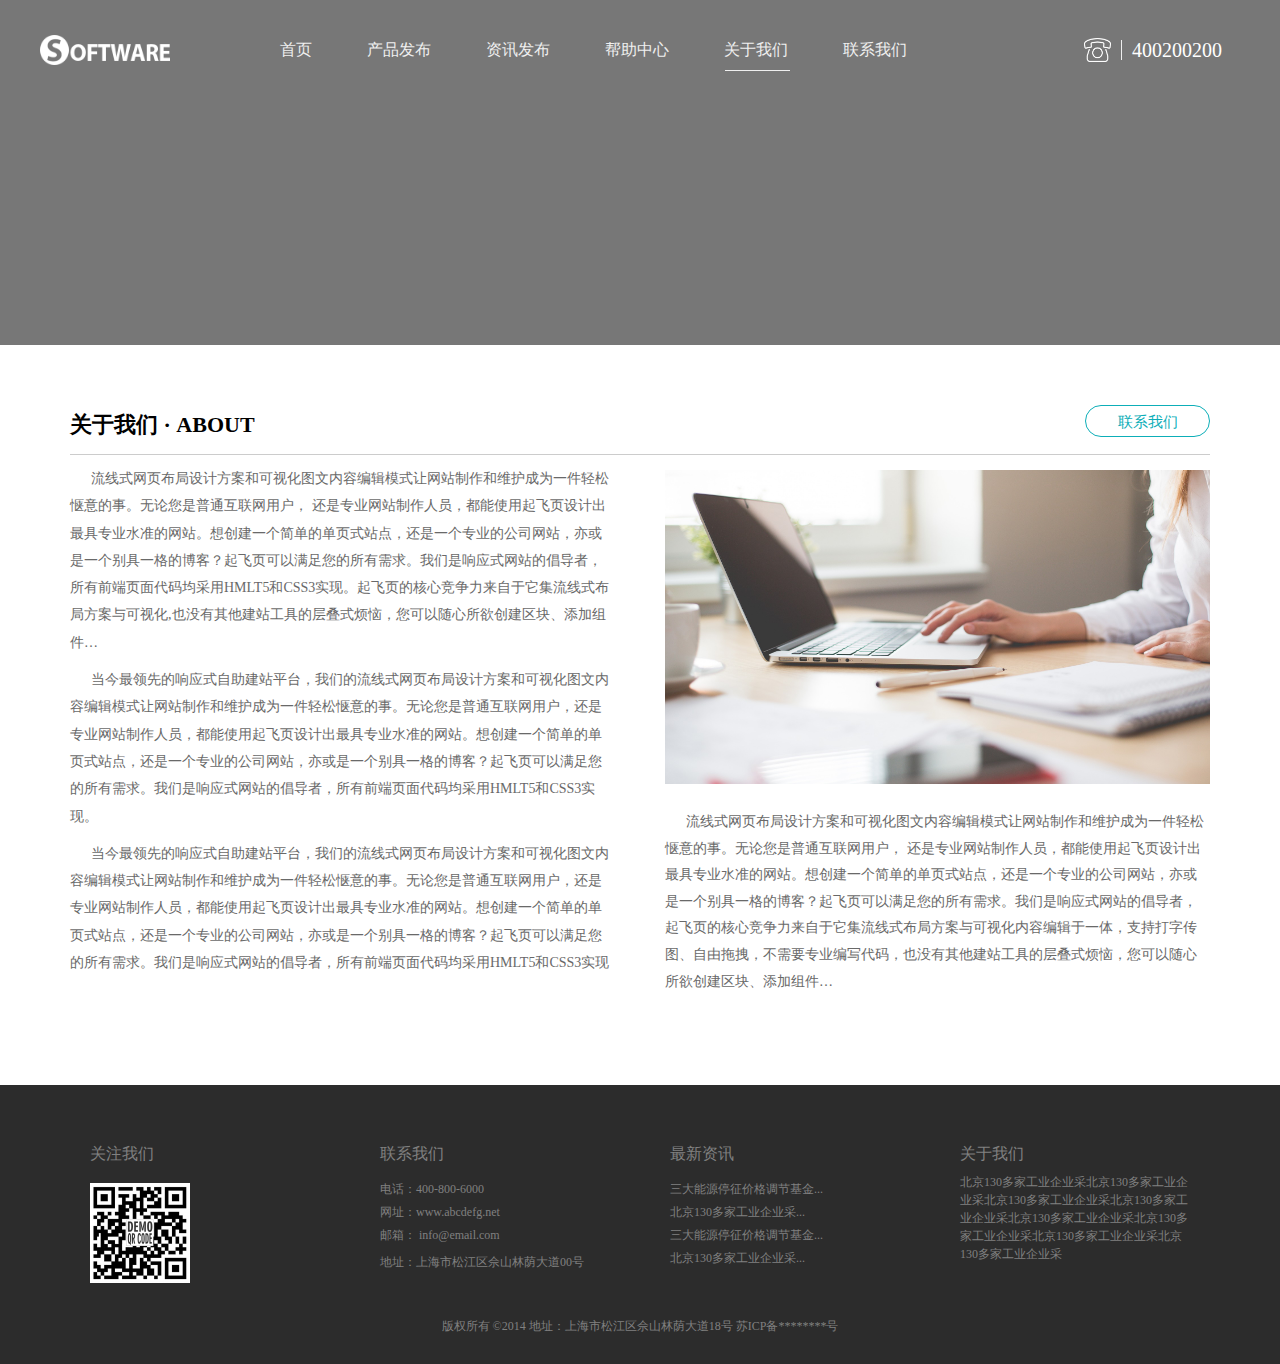
<file: guanyuwomen.html>
<!doctype html>
<html lang="en">
<head>
    <meta charset="UTF-8">
    <meta name="viewport"
          content="width=device-width, user-scalable=no, initial-scale=1.0, maximum-scale=1.0, minimum-scale=1.0">
    <meta http-equiv="X-UA-Compatible" content="ie=edge">
    <title>关于我们</title>
    <link rel="stylesheet" href="css/base.css">
    <link rel="stylesheet" href="css/bootstrap.css">
    <link rel="stylesheet" href="css/animate.css">
    <script src="js/guanyuwomen.js"></script>
    <link rel="stylesheet" href="css/guanyuwomen.css">
</head>
<body>
    <div class="bg">
    <div class="bg_black">
        <div class="head">
            <div class="left">
                <img src="img/02.png" alt="">
            </div>
            <ul>
                <li>
                    <a href="index.html">
                        <span>首页</span>
                    </a>
                </li>
                <li>
                    <a href="chanpinfabu.html">
                        <span>产品发布</span>
                    </a>
                </li>
                <li>
                    <a href="zixunfabu.html">
                        <span>资讯发布</span>
                        <i class="underline"></i>
                    </a>
                </li>
                <li>
                    <a href="bangzhuzhongxin.html">
                        <span>帮助中心</span>
                    </a>
                </li>
                <li>
                    <a href="">
                        <span>关于我们</span>
                    </a>
                </li>
                <li>
                    <a href="lianxiwomen.html">
                        <span>联系我们</span>
                    </a>
                </li>
            </ul>
            <div class="right">
                <div class="pic"><img src="img/03.png" alt=""></div>
                <div class="shu"></div>
                <h1>400200200</h1>
            </div>
            <!--<div class="body"></div>-->
        </div>
        <div class="head_min">
            <div class="left">
                <h1>关于我们</h1>
            </div>
            <div class="right">
                <img src="img/04.png" alt="">
            </div>
            <div class="right_return">
                <img src="img/04.png" alt="" style="cursor: pointer;">
            </div>
            <ul class="head_xiala">
                <a href="index.html"><li>首页</li></a>
                <a href="chanpinfabu.html"><li>产品发布</li></a>
                <a href="zixunfabu.html"><li>资讯发布</li></a>
                <a href="bangzhuzhongxin.html"><li>帮助中心</li></a>
                <a href="lianxiwomen.html"><li>联系我们</li></a>
            </ul>
        </div>
    </div>
</div>
    <main>

        <div class="container">
            <div class="top">
                <h1>关于我们 · ABOUT</h1>
                <div class="line">
                    <h2>联系我们</h2>
                </div>
            </div>
            <div class="left col-xs-12 col-md-6">
                <h4 style="color: rgb(105, 105, 105);text-align: left;">&nbsp;&nbsp;&nbsp;&nbsp;&nbsp;&nbsp;流线式网页布局设计方案和可视化图文内容编辑模式让网站制作和维护成为一件轻松惬意的事。无论您是普通互联网用户， 还是专业网站制作人员，都能使用起飞页设计出最具专业水准的网站。想创建一个简单的单页式站点，还是一个专业的公司网站，亦或是一个别具一格的博客？起飞页可以满足您的所有需求。我们是响应式网站的倡导者，所有前端页面代码均采用HMLT5和CSS3实现。起飞页的核心竞争力来自于它集流线式布局方案与可视化,也没有其他建站工具的层叠式烦恼，您可以随心所欲创建区块、添加组件…</h4>
                <h4 style="color: rgb(105, 105, 105);text-align: left;">&nbsp;&nbsp;&nbsp;&nbsp;&nbsp;&nbsp;当今最领先的响应式自助建站平台，我们的流线式网页布局设计方案和可视化图文内容编辑模式让网站制作和维护成为一件轻松惬意的事。无论您是普通互联网用户，还是专业网站制作人员，都能使用起飞页设计出最具专业水准的网站。想创建一个简单的单页式站点，还是一个专业的公司网站，亦或是一个别具一格的博客？起飞页可以满足您的所有需求。我们是响应式网站的倡导者，所有前端页面代码均采用HMLT5和CSS3实现。</h4>
                <h4 style="color: rgb(105, 105, 105);text-align: left;">&nbsp;&nbsp;&nbsp;&nbsp;&nbsp;&nbsp;当今最领先的响应式自助建站平台，我们的流线式网页布局设计方案和可视化图文内容编辑模式让网站制作和维护成为一件轻松惬意的事。无论您是普通互联网用户，还是专业网站制作人员，都能使用起飞页设计出最具专业水准的网站。想创建一个简单的单页式站点，还是一个专业的公司网站，亦或是一个别具一格的博客？起飞页可以满足您的所有需求。我们是响应式网站的倡导者，所有前端页面代码均采用HMLT5和CSS3实现</h4>
            </div>
            <div class="right col-xs-12 col-md-6">
                <img src="img/22.jpg">
                <h5 style="color: rgb(105, 105, 105);text-align: left;">&nbsp;&nbsp;&nbsp;&nbsp;&nbsp;&nbsp;流线式网页布局设计方案和可视化图文内容编辑模式让网站制作和维护成为一件轻松惬意的事。无论您是普通互联网用户， 还是专业网站制作人员，都能使用起飞页设计出最具专业水准的网站。想创建一个简单的单页式站点，还是一个专业的公司网站，亦或是一个别具一格的博客？起飞页可以满足您的所有需求。我们是响应式网站的倡导者，起飞页的核心竞争力来自于它集流线式布局方案与可视化内容编辑于一体，支持打字传图、自由拖拽，不需要专业编写代码，也没有其他建站工具的层叠式烦恼，您可以随心所欲创建区块、添加组件…</h5>
            </div>
        </div>
    </main>
    <footer>
    <div class="container">
        <div class="top">
            <ul>
                <li class="pic">
                    <h1 style="color:#808080;">关注我们</h1>
                    <img src="img/13.jpg" alt="">
                </li>
                <li class="word">
                    <h1>联系我们</h1>
                    <h2>电话：400-800-6000</h2>
                    <h3>网址：www.abcdefg.net</h3>
                    <h4>邮箱： info@email.com</h4>
                    <h5 style="line-height: 1.8em;">地址：上海市松江区佘山林荫大道00号</h5>
                </li>
                <li class="word">
                    <h1>最新资讯</h1>
                    <h2>三大能源停征价格调节基金...</h2>
                    <h3>北京130多家工业企业采...</h3>
                    <h4>三大能源停征价格调节基金...</h4>
                    <h5>北京130多家工业企业采...</h5>
                </li>
                <li class="word text">
                    <h1>关于我们</h1>
                    <h3 style="line-height: 1.5em;">北京130多家工业企业采北京130多家工业企业采北京130多家工业企业采北京130多家工业企业采北京130多家工业企业采北京130多家工业企业采北京130多家工业企业采北京130多家工业企业采</h3>
                </li>
            </ul>
        </div>
        <div class="bottom">
            <h6>版权所有 ©2014   地址：上海市松江区佘山林荫大道18号    苏ICP备********号</h6>
        </div>
    </div>
</footer>
</body>
</html>
</file>
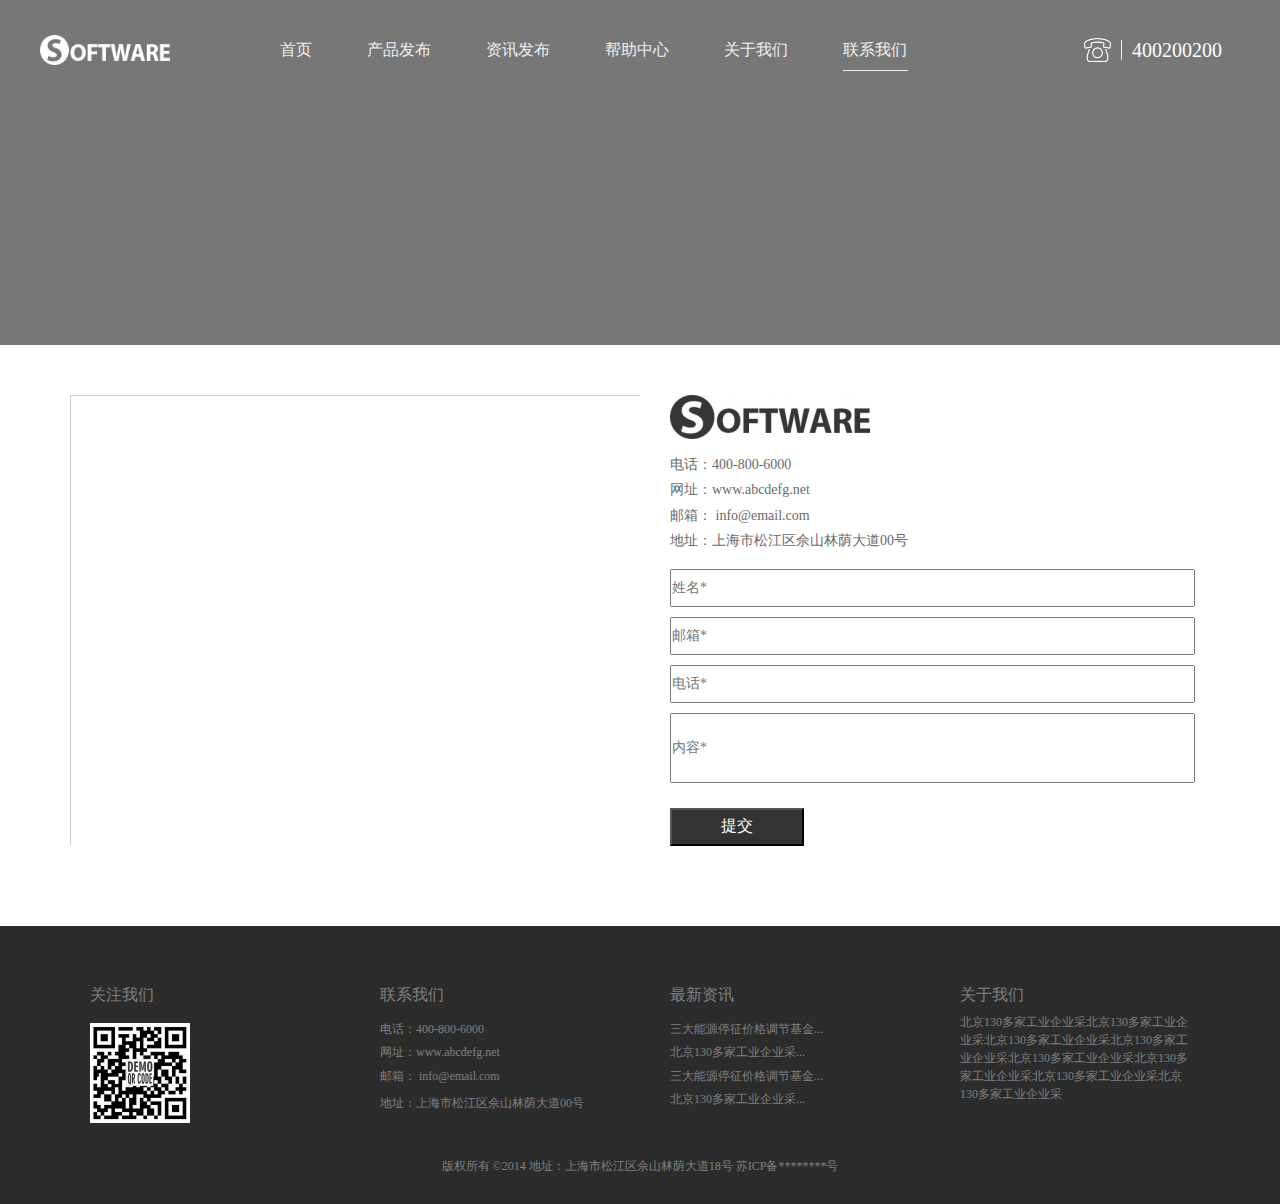
<file: lianxiwomen.html>
<!doctype html>
<html lang="en">
<head>
    <meta charset="UTF-8">
    <meta name="viewport"
          content="width=device-width, user-scalable=no, initial-scale=1.0, maximum-scale=1.0, minimum-scale=1.0">
    <meta http-equiv="X-UA-Compatible" content="ie=edge">
    <title>联系我们</title>
    <link rel="stylesheet" href="css/base.css">
    <link rel="stylesheet" href="css/bootstrap.css">
    <link rel="stylesheet" href="css/animate.css">
    <script src="js/lianxiwomen.js"></script>
    <link rel="stylesheet" href="css/lianxiwomen.css">
</head>
<body>
    <div class="bg">
    <div class="bg_black">
        <div class="head">
            <div class="left">
                <img src="img/02.png" alt="">
            </div>
            <ul>
                <li>
                    <a href="index.html">
                        <span>首页</span>
                    </a>
                </li>
                <li>
                    <a href="chanpinfabu.html">
                        <span>产品发布</span>
                    </a>
                </li>
                <li>
                    <a href="zixunfabu.html">
                        <span>资讯发布</span>
                        <i class="underline"></i>
                    </a>
                </li>
                <li>
                    <a href="bangzhuzhongxin.html">
                        <span>帮助中心</span>
                    </a>
                </li>
                <li>
                    <a href="guanyuwomen.html">
                        <span>关于我们</span>
                    </a>
                </li>
                <li>
                    <a href="">
                        <span>联系我们</span>
                    </a>
                </li>
            </ul>
            <div class="right">
                <div class="pic"><img src="img/03.png" alt=""></div>
                <div class="shu"></div>
                <h1>400200200</h1>
            </div>
            <!--<div class="body"></div>-->
        </div>
        <div class="head_min">
            <div class="left">
                <h1>联系我们</h1>
            </div>
            <div class="right">
                <img src="img/04.png" alt="">
            </div>
            <div class="right_return">
                <img src="img/04.png" alt="" style="cursor: pointer;">
            </div>
            <ul class="head_xiala">
                <a href="index.html"><li>首页</li></a>
                <a href="chanpinfabu.html"><li>产品发布</li></a>
                <a href="zixunfabu.html"><li>资讯发布</li></a>
                <a href="guanyuwomen.html"><li>帮助中心</li></a>
                <a href="lianxiwomen.html"><li>关于我们</li></a>
            </ul>
        </div>
    </div>
    </div>
    <main>
        <div class="container">
            <div class="left col-xs-12 col-md-6">
                <iframe src="map.html" width="100%" height="100%" frameborder="0" scrolling="no"></iframe>
            </div>
            <div class="right col-xs-12 col-md-6">
                <img src="img/18.png" alt="" style="width: 200px;height: 44px;">
                <div class="box">
                    <h3>电话：400-800-6000</h3>
                    <h3>网址：www.abcdefg.net</h3>
                    <h3>邮箱： info@email.com</h3>
                    <h3>地址：上海市松江区佘山林荫大道00号</h3>
                </div>
                <div class="bot">
                    <input type="text" placeholder="姓名*">
                    <input type="text" placeholder="邮箱*">
                    <input type="text" placeholder="电话*">
                    <input type="text" placeholder="内容*" class="content">
                </div>
                <button style="width: 134px;height: 38px;background: #333;color: white;font-size: 16px;">提交</button>
            </div>
        </div>
    </main>
    <footer>
        <div class="container">
            <div class="top">
                <ul>
                    <li class="pic">
                        <h1 style="color:#808080;">关注我们</h1>
                        <img src="img/13.jpg" alt="">
                    </li>
                    <li class="word">
                        <h1>联系我们</h1>
                        <h2>电话：400-800-6000</h2>
                        <h3>网址：www.abcdefg.net</h3>
                        <h4>邮箱： info@email.com</h4>
                        <h5 style="line-height: 1.8em;">地址：上海市松江区佘山林荫大道00号</h5>
                    </li>
                    <li class="word">
                        <h1>最新资讯</h1>
                        <h2>三大能源停征价格调节基金...</h2>
                        <h3>北京130多家工业企业采...</h3>
                        <h4>三大能源停征价格调节基金...</h4>
                        <h5>北京130多家工业企业采...</h5>
                    </li>
                    <li class="word text">
                        <h1>关于我们</h1>
                        <h3 style="line-height: 1.5em;">北京130多家工业企业采北京130多家工业企业采北京130多家工业企业采北京130多家工业企业采北京130多家工业企业采北京130多家工业企业采北京130多家工业企业采北京130多家工业企业采</h3>
                    </li>
                </ul>
            </div>
            <div class="bottom">
                <h6>版权所有 ©2014   地址：上海市松江区佘山林荫大道18号    苏ICP备********号</h6>
            </div>
        </div>
    </footer>
</body>
</html>
</file>
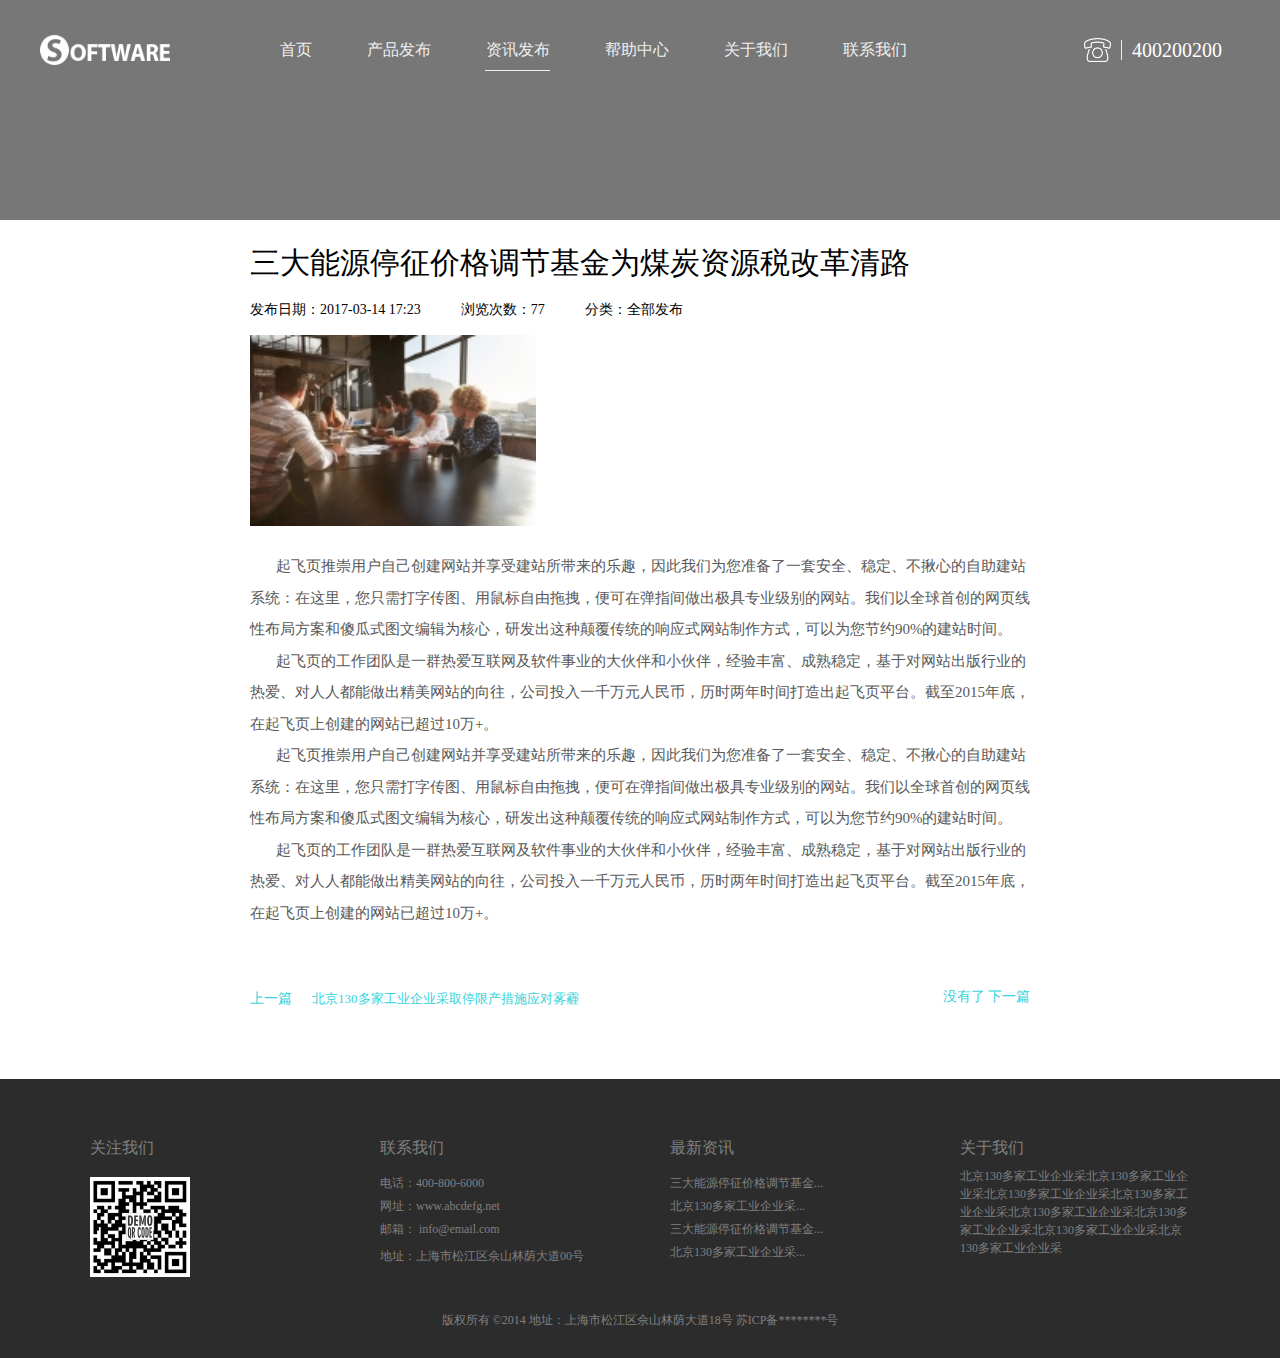
<file: xiangqing.html>
<!doctype html>
<html lang="en">
<head>
    <meta charset="UTF-8">
    <meta name="viewport"
          content="width=device-width, user-scalable=no, initial-scale=1.0, maximum-scale=1.0, minimum-scale=1.0">
    <meta http-equiv="X-UA-Compatible" content="ie=edge">
    <title>详情</title>
    <link rel="stylesheet" href="css/base.css">
    <link rel="stylesheet" href="css/bootstrap.css">
    <link rel="stylesheet" href="css/animate.css">
    <script src="js/xiangqing.js"></script>
    <link rel="stylesheet" href="css/xiangqing.css">
</head>
<body>
    <div class="bg">
    <div class="bg_black">
        <div class="head">
            <div class="left">
                <img src="img/02.png" alt="">
            </div>
            <ul>
                <li>
                    <a href="">
                        <span>首页</span>
                    </a>
                </li>
                <li>
                    <a href="">
                        <span>产品发布</span>
                    </a>
                </li>
                <li>
                    <a href="">
                        <span>资讯发布</span>
                        <i class="underline"></i>
                    </a>
                </li>
                <li>
                    <a href="">
                        <span>帮助中心</span>
                    </a>
                </li>
                <li>
                    <a href="">
                        <span>关于我们</span>
                    </a>
                </li>
                <li>
                    <a href="">
                        <span>联系我们</span>
                    </a>
                </li>
            </ul>
            <div class="right">
                <div class="pic"><img src="img/03.png" alt=""></div>
                <div class="shu"></div>
                <h1>400200200</h1>
            </div>
            <!--<div class="body"></div>-->
        </div>
        <div class="head_min">
            <div class="left">
                <h1>首页</h1>
            </div>
            <div class="right">
                <img src="img/04.png" alt="">
            </div>
            <div class="right_return">
                <img src="img/04.png" alt="" style="cursor: pointer;">
            </div>
            <ul class="head_xiala">
                <a href="chanpinfabu.html"><li>产品发布</li></a>
                <a href="zixunfabu.html"><li>资讯发布</li></a>
                <a href="bangzhuzhongxin.html"><li>帮助中心</li></a>
                <a href="guanyuwomen.html"><li>关于我们</li></a>
                <a href="lianxiwomen.html"><li>联系我们</li></a>
            </ul>
        </div>
    </div>
</div>
    <main>
        <h1>三大能源停征价格调节基金为煤炭资源税改革清路</h1>
        <div class="date">
            <h2 style="color: black;">发布日期：2017-03-14 17:23</h2>
            <h3 style="color: black;">浏览次数：77</h3>
            <h4 style="color: black;">分类：全部发布</h4>
            <div class="share">
                <h6>      </h6>
            </div>
        </div>
        <div class="pic">
            <img src="img/15.jpg" alt="">
        </div>
        <h5>&nbsp;&nbsp;&nbsp;&nbsp;&nbsp;&nbsp;&nbsp;起飞页推崇用户自己创建网站并享受建站所带来的乐趣，因此我们为您准备了一套安全、稳定、不揪心的自助建站系统：在这里，您只需打字传图、用鼠标自由拖拽，便可在弹指间做出极具专业级别的网站。我们以全球首创的网页线性布局方案和傻瓜式图文编辑为核心，研发出这种颠覆传统的响应式网站制作方式，可以为您节约90%的建站时间。
            <br>&nbsp;&nbsp;&nbsp;&nbsp;&nbsp;&nbsp;&nbsp;起飞页的工作团队是一群热爱互联网及软件事业的大伙伴和小伙伴，经验丰富、成熟稳定，基于对网站出版行业的热爱、对人人都能做出精美网站的向往，公司投入一千万元人民币，历时两年时间打造出起飞页平台。截至2015年底，在起飞页上创建的网站已超过10万+。

            <br>&nbsp;&nbsp;&nbsp;&nbsp;&nbsp;&nbsp;&nbsp;起飞页推崇用户自己创建网站并享受建站所带来的乐趣，因此我们为您准备了一套安全、稳定、不揪心的自助建站系统：在这里，您只需打字传图、用鼠标自由拖拽，便可在弹指间做出极具专业级别的网站。我们以全球首创的网页线性布局方案和傻瓜式图文编辑为核心，研发出这种颠覆传统的响应式网站制作方式，可以为您节约90%的建站时间。

            <br>&nbsp;&nbsp;&nbsp;&nbsp;&nbsp;&nbsp;&nbsp;起飞页的工作团队是一群热爱互联网及软件事业的大伙伴和小伙伴，经验丰富、成熟稳定，基于对网站出版行业的热爱、对人人都能做出精美网站的向往，公司投入一千万元人民币，历时两年时间打造出起飞页平台。截至2015年底，在起飞页上创建的网站已超过10万+。</h5>
        <div class="next">
            <div class="next_top">
                <h1 style="color:#36D3DB ;">上一篇</h1>
                <h3 style="color:#36D3DB ;">北京130多家工业企业采取停限产措施应对雾霾</h3>
            </div>
            <h2 style="color:#36D3DB ;">没有了&nbsp;下一篇</h2>
        </div>
    </main>
    <footer>
        <div class="container">
            <div class="top">
                <ul>
                    <li class="pic">
                        <h1 style="color:#808080;">关注我们</h1>
                        <img src="img/13.jpg" alt="">
                    </li>
                    <li class="word">
                        <h1>联系我们</h1>
                        <h2>电话：400-800-6000</h2>
                        <h3>网址：www.abcdefg.net</h3>
                        <h4>邮箱： info@email.com</h4>
                        <h5 style="line-height: 1.8em;">地址：上海市松江区佘山林荫大道00号</h5>
                    </li>
                    <li class="word">
                        <h1>最新资讯</h1>
                        <h2>三大能源停征价格调节基金...</h2>
                        <h3>北京130多家工业企业采...</h3>
                        <h4>三大能源停征价格调节基金...</h4>
                        <h5>北京130多家工业企业采...</h5>
                    </li>
                    <li class="word text">
                        <h1>关于我们</h1>
                        <h3 style="line-height: 1.5em;">北京130多家工业企业采北京130多家工业企业采北京130多家工业企业采北京130多家工业企业采北京130多家工业企业采北京130多家工业企业采北京130多家工业企业采北京130多家工业企业采</h3>
                    </li>
                </ul>
            </div>
            <div class="bottom">
                <h6>版权所有 ©2014   地址：上海市松江区佘山林荫大道18号    苏ICP备********号</h6>
            </div>
        </div>
    </footer>
</body>
</html>
</file>
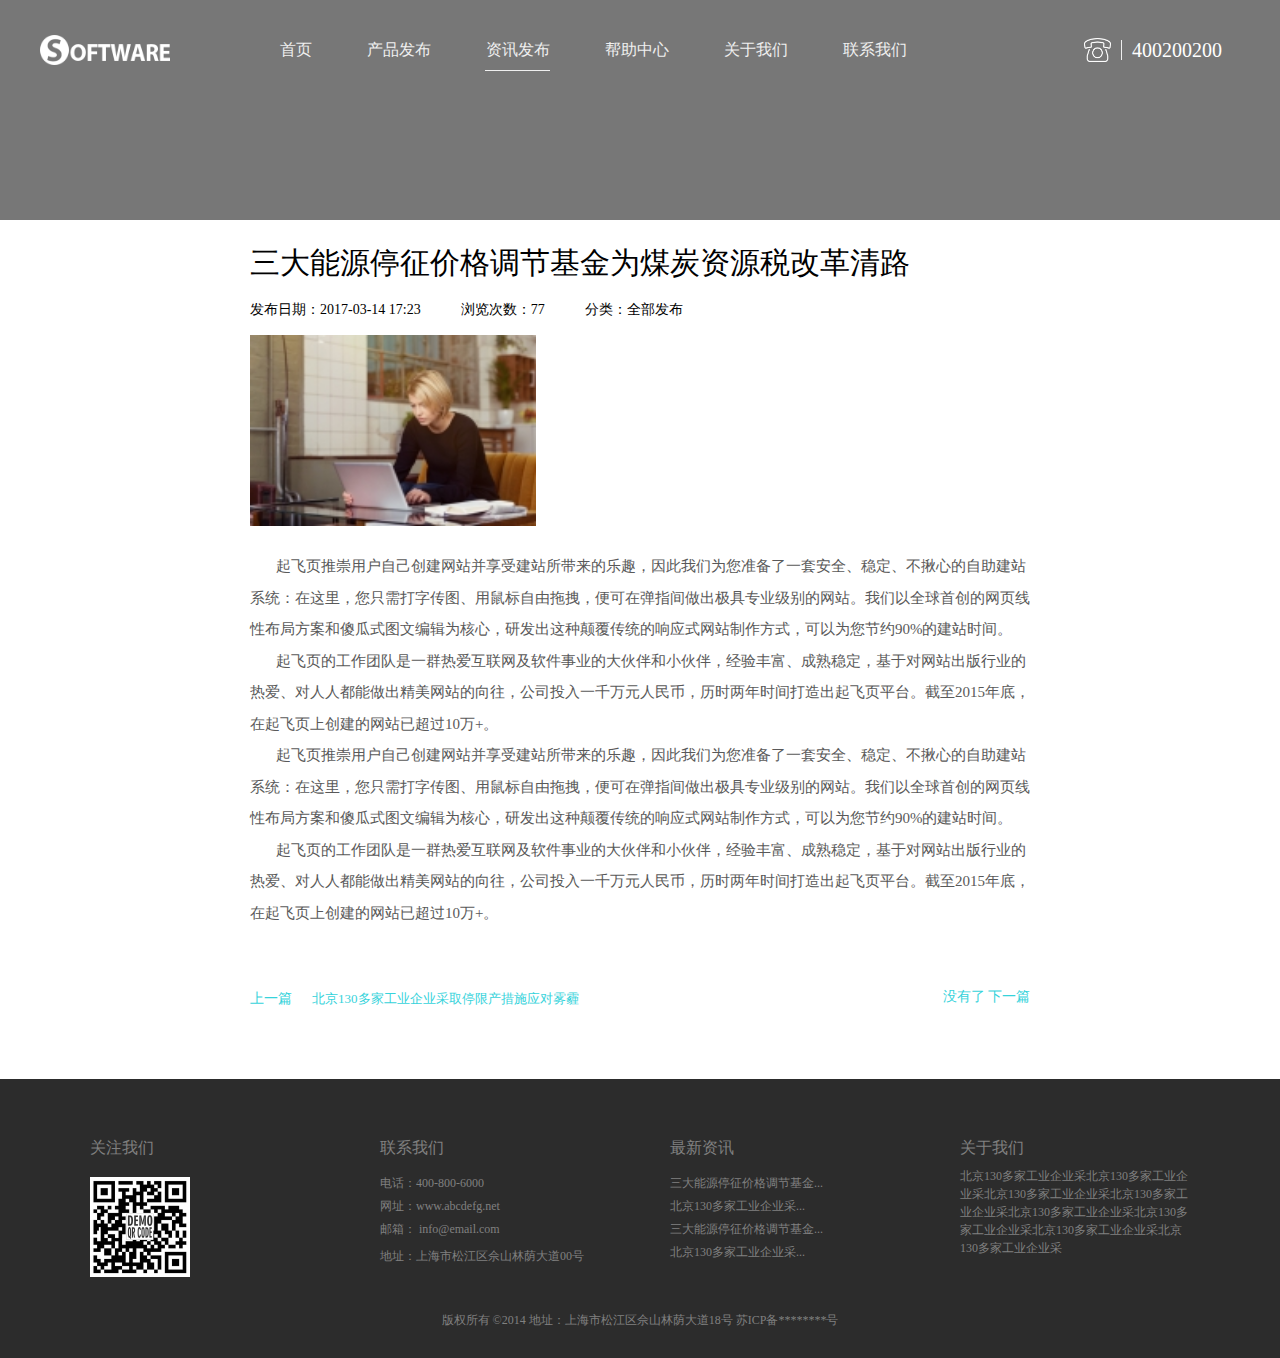
<file: xiangqing22.html>
<!doctype html>
<html lang="en">
<head>
    <meta charset="UTF-8">
    <meta name="viewport"
          content="width=device-width, user-scalable=no, initial-scale=1.0, maximum-scale=1.0, minimum-scale=1.0">
    <meta http-equiv="X-UA-Compatible" content="ie=edge">
    <title>详情</title>
    <link rel="stylesheet" href="css/base.css">
    <link rel="stylesheet" href="css/bootstrap.css">
    <link rel="stylesheet" href="css/animate.css">
    <script src="js/xiangqing.js"></script>
    <link rel="stylesheet" href="css/xiangqing.css">
</head>
<body>
    <div class="bg">
    <div class="bg_black">
        <div class="head">
            <div class="left">
                <img src="img/02.png" alt="">
            </div>
            <ul>
                <li>
                    <a href="">
                        <span>首页</span>
                    </a>
                </li>
                <li>
                    <a href="">
                        <span>产品发布</span>
                    </a>
                </li>
                <li>
                    <a href="">
                        <span>资讯发布</span>
                        <i class="underline"></i>
                    </a>
                </li>
                <li>
                    <a href="">
                        <span>帮助中心</span>
                    </a>
                </li>
                <li>
                    <a href="">
                        <span>关于我们</span>
                    </a>
                </li>
                <li>
                    <a href="">
                        <span>联系我们</span>
                    </a>
                </li>
            </ul>
            <div class="right">
                <div class="pic"><img src="img/03.png" alt=""></div>
                <div class="shu"></div>
                <h1>400200200</h1>
            </div>
            <!--<div class="body"></div>-->
        </div>
        <div class="head_min">
            <div class="left">
                <h1>首页</h1>
            </div>
            <div class="right">
                <img src="img/04.png" alt="">
            </div>
            <div class="right_return">
                <img src="img/04.png" alt="" style="cursor: pointer;">
            </div>
            <ul class="head_xiala">
                <a href="chanpinfabu.html"><li>产品发布</li></a>
                <a href="zixunfabu.html"><li>资讯发布</li></a>
                <a href="bangzhuzhongxin.html"><li>帮助中心</li></a>
                <a href="guanyuwomen.html"><li>关于我们</li></a>
                <a href="lianxiwomen.html"><li>联系我们</li></a>
            </ul>
        </div>
    </div>
</div>
    <main>
        <h1>三大能源停征价格调节基金为煤炭资源税改革清路</h1>
        <div class="date">
            <h2 style="color: black;">发布日期：2017-03-14 17:23</h2>
            <h3 style="color: black;">浏览次数：77</h3>
            <h4 style="color: black;">分类：全部发布</h4>
            <div class="share">
                <h6>     </h6>
            </div>
        </div>
        <div class="pic">
            <img src="img/16.jpg" alt="">
        </div>
        <h5>&nbsp;&nbsp;&nbsp;&nbsp;&nbsp;&nbsp;&nbsp;起飞页推崇用户自己创建网站并享受建站所带来的乐趣，因此我们为您准备了一套安全、稳定、不揪心的自助建站系统：在这里，您只需打字传图、用鼠标自由拖拽，便可在弹指间做出极具专业级别的网站。我们以全球首创的网页线性布局方案和傻瓜式图文编辑为核心，研发出这种颠覆传统的响应式网站制作方式，可以为您节约90%的建站时间。
            <br>&nbsp;&nbsp;&nbsp;&nbsp;&nbsp;&nbsp;&nbsp;起飞页的工作团队是一群热爱互联网及软件事业的大伙伴和小伙伴，经验丰富、成熟稳定，基于对网站出版行业的热爱、对人人都能做出精美网站的向往，公司投入一千万元人民币，历时两年时间打造出起飞页平台。截至2015年底，在起飞页上创建的网站已超过10万+。

            <br>&nbsp;&nbsp;&nbsp;&nbsp;&nbsp;&nbsp;&nbsp;起飞页推崇用户自己创建网站并享受建站所带来的乐趣，因此我们为您准备了一套安全、稳定、不揪心的自助建站系统：在这里，您只需打字传图、用鼠标自由拖拽，便可在弹指间做出极具专业级别的网站。我们以全球首创的网页线性布局方案和傻瓜式图文编辑为核心，研发出这种颠覆传统的响应式网站制作方式，可以为您节约90%的建站时间。

            <br>&nbsp;&nbsp;&nbsp;&nbsp;&nbsp;&nbsp;&nbsp;起飞页的工作团队是一群热爱互联网及软件事业的大伙伴和小伙伴，经验丰富、成熟稳定，基于对网站出版行业的热爱、对人人都能做出精美网站的向往，公司投入一千万元人民币，历时两年时间打造出起飞页平台。截至2015年底，在起飞页上创建的网站已超过10万+。</h5>
        <div class="next">
        	<a href="xiangqing.html" style="cursor: pointer;text-decoration: none;">
            <div class="next_top">
                <h1 style="color:#36D3DB ;">上一篇</h1>
                <h3 style="color:#36D3DB ;">北京130多家工业企业采取停限产措施应对雾霾</h3>
            </div>
            </a>
            <h2 style="color:#36D3DB ;">没有了&nbsp;下一篇</h2>
        </div>
    </main>
    <footer>
        <div class="container">
            <div class="top">
                <ul>
                    <li class="pic">
                        <h1 style="color:#808080;">关注我们</h1>
                        <img src="img/13.jpg" alt="">
                    </li>
                    <li class="word">
                        <h1>联系我们</h1>
                        <h2>电话：400-800-6000</h2>
                        <h3>网址：www.abcdefg.net</h3>
                        <h4>邮箱： info@email.com</h4>
                        <h5 style="line-height: 1.8em;">地址：上海市松江区佘山林荫大道00号</h5>
                    </li>
                    <li class="word">
                        <h1>最新资讯</h1>
                        <h2>三大能源停征价格调节基金...</h2>
                        <h3>北京130多家工业企业采...</h3>
                        <h4>三大能源停征价格调节基金...</h4>
                        <h5>北京130多家工业企业采...</h5>
                    </li>
                    <li class="word text">
                        <h1>关于我们</h1>
                        <h3 style="line-height: 1.5em;">北京130多家工业企业采北京130多家工业企业采北京130多家工业企业采北京130多家工业企业采北京130多家工业企业采北京130多家工业企业采北京130多家工业企业采北京130多家工业企业采</h3>
                    </li>
                </ul>
            </div>
            <div class="bottom">
                <h6>版权所有 ©2014   地址：上海市松江区佘山林荫大道18号    苏ICP备********号</h6>
            </div>
        </div>
    </footer>
</body>
</html>
</file>
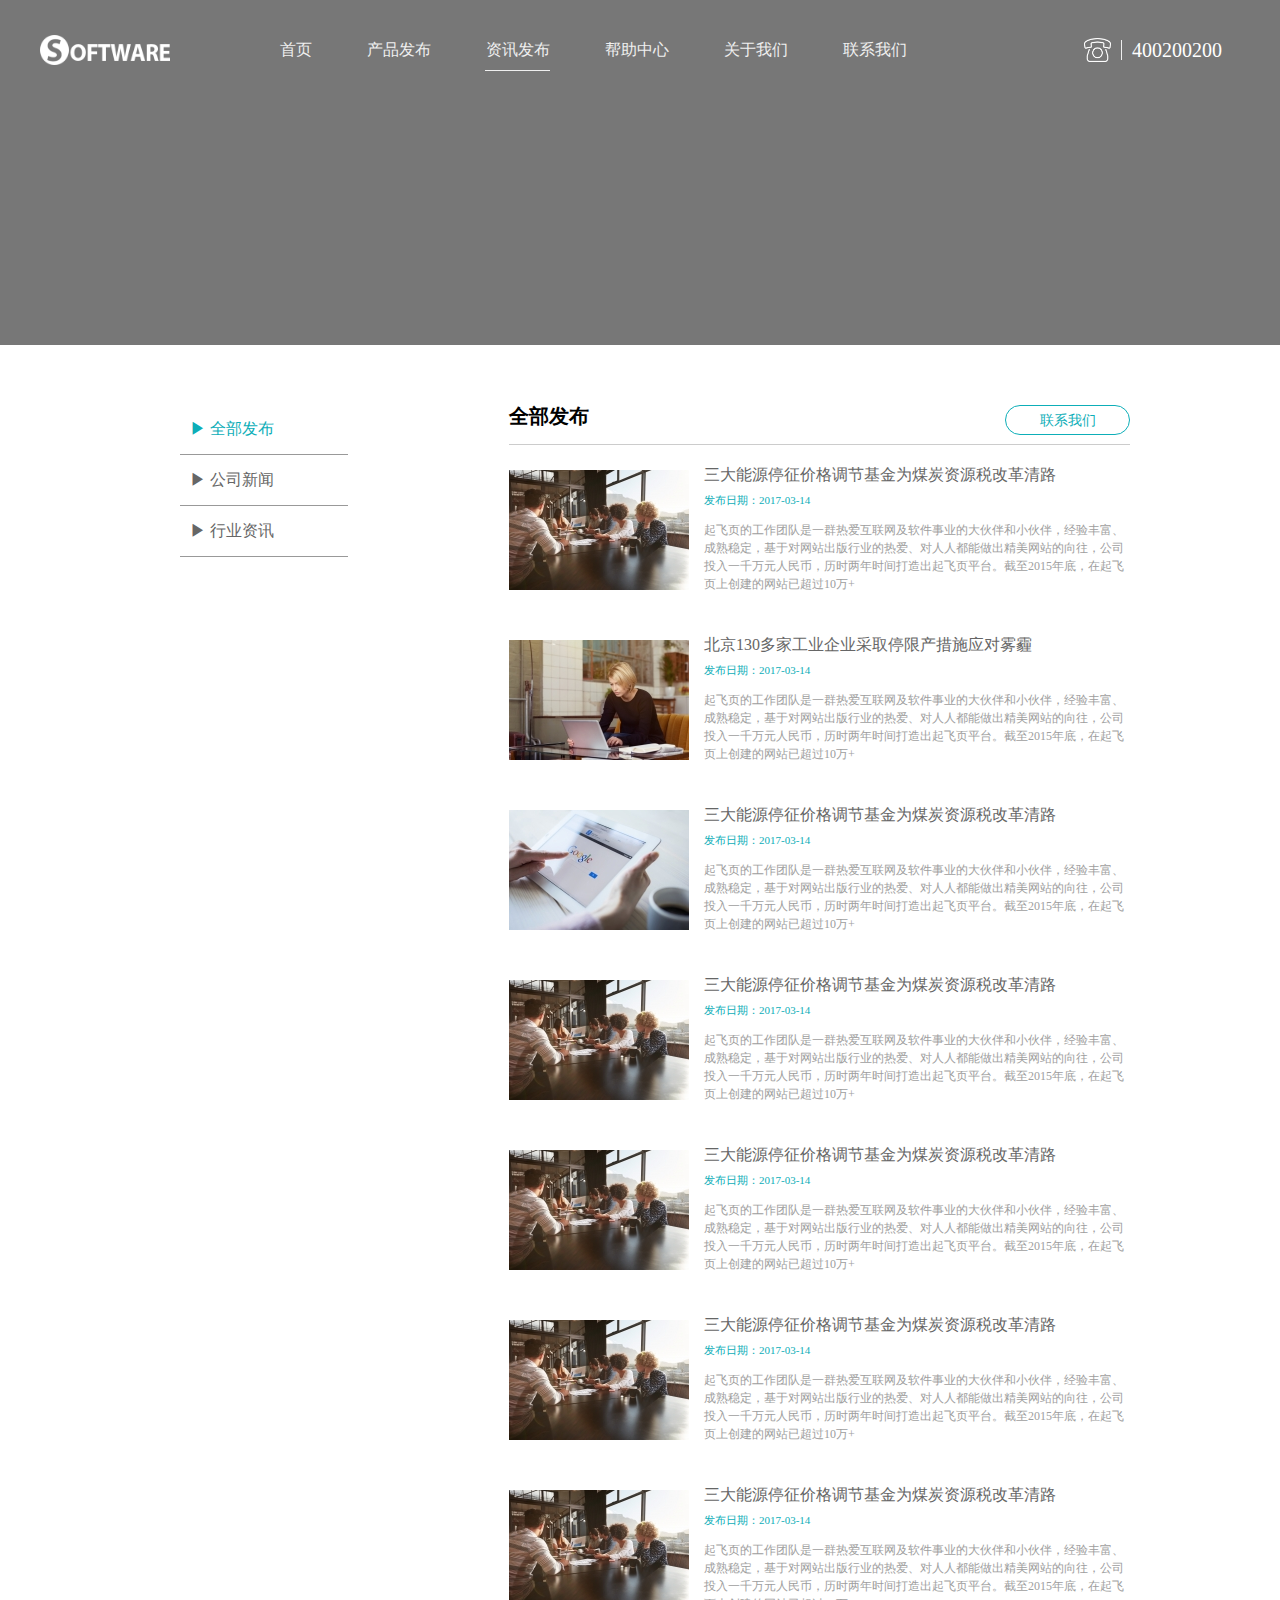
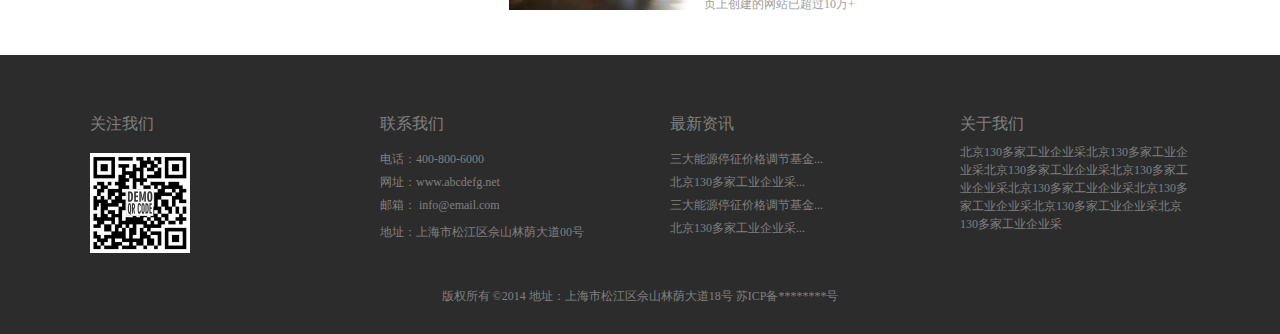
<file: zixunfabu.html>
<!doctype html>
<html lang="en">
<head>
    <meta charset="UTF-8">
    <meta name="viewport"
          content="width=device-width, user-scalable=no, initial-scale=1.0, maximum-scale=1.0, minimum-scale=1.0">
    <meta http-equiv="X-UA-Compatible" content="ie=edge">
    <link rel="stylesheet" href="css/base.css">
    <link rel="stylesheet" href="css/bootstrap.css">
    <link rel="stylesheet" href="css/animate.css">
    <script src="js/zixunfabu.js"></script>
    <link rel="stylesheet" href="css/zixunfabu.css">
    <title>资讯发布1</title>
</head>
<body>
    <div class="bg">
        <div class="bg_black">
            <div class="head">
                <div class="left">
                    <img src="img/02.png" alt="">
                </div>
                <ul>
                    <li>
                        <a href="index.html">
                            <span>首页</span>
                        </a>
                    </li>
                    <li>
                        <a href="chanpinfabu.html">
                            <span>产品发布</span>
                        </a>
                    </li>
                    <li>
                        <a href="">
                            <span>资讯发布</span>
                            <i class="underline"></i>
                        </a>
                    </li>
                    <li>
                        <a href="bangzhuzhongxin.html">
                            <span>帮助中心</span>
                        </a>
                    </li>
                    <li>
                        <a href="guanyuwomen.html">
                            <span>关于我们</span>
                        </a>
                    </li>
                    <li>
                        <a href="lianxiwomen.html">
                            <span>联系我们</span>
                        </a>
                    </li>
                </ul>
                <div class="right">
                    <div class="pic"><img src="img/03.png" alt=""></div>
                    <div class="shu"></div>
                    <h1>400200200</h1>
                </div>
                <!--<div class="body"></div>-->
            </div>
            <div class="head_min">
                <div class="left">
                    <h1>资讯发布</h1>
                </div>
                <div class="right">
                    <img src="img/04.png" alt="">
                </div>
                <div class="right_return">
                    <img src="img/04.png" alt="" style="cursor: pointer;">
                </div>
                <ul class="head_xiala">
                    <a href="index.html"><li>首页</li></a>
                    <a href="chanpinfabu.html"><li>产品发布</li></a>
                    <a href="bangzhuzhongxin.html"><li>帮助中心</li></a>
                    <a href="guanyuwomen.html"><li>关于我们</li></a>
                    <a href="lianxiwomen.html"><li>联系我们</li></a>
                </ul>
            </div>
        </div>
    </div>
    <main>
        <div class="head">
            <ul>

                    <li>
                        <h1 class="active">▶&nbsp;全部发布</h1>
                    </li>


                    <li>
                        <h1>▶&nbsp;公司新闻</h1>
                    </li>


                    <li>
                        <h1>▶&nbsp;行业资讯</h1>
                    </li>

            </ul>
        </div>
        <div class="body" style="opacity: 1">
            <div class="top">
                <h1>全部发布</h1>
                <div class="line">
                    <a href="lianxiwomen.html" style="text-decoration: none;">
                        <h2 style="cursor: pointer">联系我们</h2>
                    </a>
                </div>
            </div>
            <div class="content">
                <div class="wai">
                    <div class="pic">
                        <a href="xiangqing.html">
                            <img src="img/15.jpg" alt="">
                        </a>
                    </div>
                    <div class="word">
                        <h1>三大能源停征价格调节基金为煤炭资源税改革清路</h1>
                        <h2>发布日期：2017-03-14</h2>
                        <h3>起飞页的工作团队是一群热爱互联网及软件事业的大伙伴和小伙伴，经验丰富、成熟稳定，基于对网站出版行业的热爱、对人人都能做出精美网站的向往，公司投入一千万元人民币，历时两年时间打造出起飞页平台。截至2015年底，在起飞页上创建的网站已超过10万+</h3>
                    </div>
                </div>
                <div class="wai">
                    <a href="xiangqing22.html">
                    <div class="pic">

                            <img src="img/16.jpg" alt="">

                    </div>
                    </a>
                    <div class="word">
                        <h1>北京130多家工业企业采取停限产措施应对雾霾</h1>
                        <h2>发布日期：2017-03-14</h2>
                        <h3>起飞页的工作团队是一群热爱互联网及软件事业的大伙伴和小伙伴，经验丰富、成熟稳定，基于对网站出版行业的热爱、对人人都能做出精美网站的向往，公司投入一千万元人民币，历时两年时间打造出起飞页平台。截至2015年底，在起飞页上创建的网站已超过10万+</h3>
                    </div>

                </div>
                <div class="wai">
                    <div class="pic">
                        <img src="img/30.jpg" alt="">
                    </div>
                    <div class="word">
                        <h1>三大能源停征价格调节基金为煤炭资源税改革清路</h1>
                        <h2>发布日期：2017-03-14</h2>
                        <h3>起飞页的工作团队是一群热爱互联网及软件事业的大伙伴和小伙伴，经验丰富、成熟稳定，基于对网站出版行业的热爱、对人人都能做出精美网站的向往，公司投入一千万元人民币，历时两年时间打造出起飞页平台。截至2015年底，在起飞页上创建的网站已超过10万+</h3>
                    </div>
                </div>
                <div class="wai">
                    <div class="pic">
                        <img src="img/15.jpg" alt="">
                    </div>
                    <div class="word">
                        <h1>三大能源停征价格调节基金为煤炭资源税改革清路</h1>
                        <h2>发布日期：2017-03-14</h2>
                        <h3>起飞页的工作团队是一群热爱互联网及软件事业的大伙伴和小伙伴，经验丰富、成熟稳定，基于对网站出版行业的热爱、对人人都能做出精美网站的向往，公司投入一千万元人民币，历时两年时间打造出起飞页平台。截至2015年底，在起飞页上创建的网站已超过10万+</h3>
                    </div>
                </div>
                <div class="wai">
                    <div class="pic">
                        <img src="img/15.jpg" alt="">
                    </div>
                    <div class="word">
                        <h1>三大能源停征价格调节基金为煤炭资源税改革清路</h1>
                        <h2>发布日期：2017-03-14</h2>
                        <h3>起飞页的工作团队是一群热爱互联网及软件事业的大伙伴和小伙伴，经验丰富、成熟稳定，基于对网站出版行业的热爱、对人人都能做出精美网站的向往，公司投入一千万元人民币，历时两年时间打造出起飞页平台。截至2015年底，在起飞页上创建的网站已超过10万+</h3>
                    </div>
                </div>
                <div class="wai">
                    <div class="pic">
                        <img src="img/15.jpg" alt="">
                    </div>
                    <div class="word">
                        <h1>三大能源停征价格调节基金为煤炭资源税改革清路</h1>
                        <h2>发布日期：2017-03-14</h2>
                        <h3>起飞页的工作团队是一群热爱互联网及软件事业的大伙伴和小伙伴，经验丰富、成熟稳定，基于对网站出版行业的热爱、对人人都能做出精美网站的向往，公司投入一千万元人民币，历时两年时间打造出起飞页平台。截至2015年底，在起飞页上创建的网站已超过10万+</h3>
                    </div>
                </div>
                <div class="wai">
                    <div class="pic">
                        <img src="img/15.jpg" alt="">
                    </div>
                    <div class="word">
                        <h1>三大能源停征价格调节基金为煤炭资源税改革清路</h1>
                        <h2>发布日期：2017-03-14</h2>
                        <h3>起飞页的工作团队是一群热爱互联网及软件事业的大伙伴和小伙伴，经验丰富、成熟稳定，基于对网站出版行业的热爱、对人人都能做出精美网站的向往，公司投入一千万元人民币，历时两年时间打造出起飞页平台。截至2015年底，在起飞页上创建的网站已超过10万+</h3>
                    </div>
                </div>
            </div>
        </div>
        <div class="body" style="opacity: 0">
            <div class="top">
                <h1>公司新闻</h1>
                <div class="line">
                    <a href="lianxiwomen.html">
                        <h2 style="cursor: pointer">联系我们</h2>
                    </a>
                </div>
            </div>
            <div class="content">
                <div class="wai">
                    <div class="pic">
                        <a href="xiangqing.html">
                            <img src="img/16.jpg" alt="">
                        </a>
                    </div>
                    <div class="word">
                        <h1>北京130多家工业企业采取停限产措施应对雾霾</h1>
                        <h2>发布日期：2017-03-14</h2>
                        <h3>起飞页的工作团队是一群热爱互联网及软件事业的大伙伴和小伙伴，经验丰富、成熟稳定，基于对网站出版行业的热爱、对人人都能做出精美网站的向往，公司投入一千万元人民币，历时两年时间打造出起飞页平台。截至2015年底，在起飞页上创建的网站已超过10万+</h3>
                    </div>
                </div>
                <div class="wai">
                    <div class="pic">
                        <a href="xiangqing2.html">
                            <img src="img/30.jpg" alt="">
                        </a>
                    </div>
                    <div class="word">
                        <h1>三大能源停征价格调节基金为煤炭资源税改革清路</h1>
                        <h2>发布日期：2017-03-14</h2>
                        <h3>起飞页的工作团队是一群热爱互联网及软件事业的大伙伴和小伙伴，经验丰富、成熟稳定，基于对网站出版行业的热爱、对人人都能做出精美网站的向往，公司投入一千万元人民币，历时两年时间打造出起飞页平台。截至2015年底，在起飞页上创建的网站已超过10万+</h3>
                    </div>
                </div>
                <div class="wai">
                    <div class="pic">
                        <img src="img/15.jpg" alt="">
                    </div>
                    <div class="word">
                        <h1>三大能源停征价格调节基金为煤炭资源税改革清路</h1>
                        <h2>发布日期：2017-03-14</h2>
                        <h3>起飞页的工作团队是一群热爱互联网及软件事业的大伙伴和小伙伴，经验丰富、成熟稳定，基于对网站出版行业的热爱、对人人都能做出精美网站的向往，公司投入一千万元人民币，历时两年时间打造出起飞页平台。截至2015年底，在起飞页上创建的网站已超过10万+</h3>
                    </div>
                </div>
            </div>
        </div>
        <div class="body" style="opacity: 0">
            <div class="top">
                <h1>行业资讯</h1>
                <div class="line">
                    <a href="lianxiwomen.html">
                        <h2 style="cursor: pointer">联系我们</h2>
                    </a>
                </div>
            </div>
            <div class="content">
                <div class="wai">
                    <div class="pic">
                        <a href="xiangqing.html">
                            <img src="img/15.jpg" alt="">
                        </a>
                    </div>
                    <div class="word">
                        <h1>三大能源停征价格调节基金为煤炭资源税改革清路</h1>
                        <h2>发布日期：2017-03-14</h2>
                        <h3>起飞页的工作团队是一群热爱互联网及软件事业的大伙伴和小伙伴，经验丰富、成熟稳定，基于对网站出版行业的热爱、对人人都能做出精美网站的向往，公司投入一千万元人民币，历时两年时间打造出起飞页平台。截至2015年底，在起飞页上创建的网站已超过10万+</h3>
                    </div>
                </div>
                <div class="wai">
                    <div class="pic">
                        <a href="xiangqing2.html">
                            <img src="img/16.jpg" alt="">
                        </a>
                    </div>
                    <div class="word">
                        <h1>北京130多家工业企业采取停限产措施应对雾霾</h1>
                        <h2>发布日期：2017-03-14</h2>
                        <h3>起飞页的工作团队是一群热爱互联网及软件事业的大伙伴和小伙伴，经验丰富、成熟稳定，基于对网站出版行业的热爱、对人人都能做出精美网站的向往，公司投入一千万元人民币，历时两年时间打造出起飞页平台。截至2015年底，在起飞页上创建的网站已超过10万+</h3>
                    </div>
                </div>
                <div class="wai">
                    <div class="pic">
                        <img src="img/30.jpg" alt="">
                    </div>
                    <div class="word">
                        <h1>三大能源停征价格调节基金为煤炭资源税改革清路</h1>
                        <h2>发布日期：2017-03-14</h2>
                        <h3>起飞页的工作团队是一群热爱互联网及软件事业的大伙伴和小伙伴，经验丰富、成熟稳定，基于对网站出版行业的热爱、对人人都能做出精美网站的向往，公司投入一千万元人民币，历时两年时间打造出起飞页平台。截至2015年底，在起飞页上创建的网站已超过10万+</h3>
                    </div>
                </div>
                <div class="wai">
                    <div class="pic">
                        <img src="img/15.jpg" alt="">
                    </div>
                    <div class="word">
                        <h1>三大能源停征价格调节基金为煤炭资源税改革清路</h1>
                        <h2>发布日期：2017-03-14</h2>
                        <h3>起飞页的工作团队是一群热爱互联网及软件事业的大伙伴和小伙伴，经验丰富、成熟稳定，基于对网站出版行业的热爱、对人人都能做出精美网站的向往，公司投入一千万元人民币，历时两年时间打造出起飞页平台。截至2015年底，在起飞页上创建的网站已超过10万+</h3>
                    </div>
                </div>
            </div>
        </div>
    </main>
    <footer>
        <div class="container">
            <div class="top">
                <ul>
                    <li class="pic">
                        <h1 style="color:#808080;">关注我们</h1>
                        <img src="img/13.jpg" alt="">
                    </li>
                    <li class="word">
                        <h1>联系我们</h1>
                        <h2>电话：400-800-6000</h2>
                        <h3>网址：www.abcdefg.net</h3>
                        <h4>邮箱： info@email.com</h4>
                        <h5 style="line-height: 1.8em;">地址：上海市松江区佘山林荫大道00号</h5>
                    </li>
                    <li class="word">
                        <h1>最新资讯</h1>
                        <h2>三大能源停征价格调节基金...</h2>
                        <h3>北京130多家工业企业采...</h3>
                        <h4>三大能源停征价格调节基金...</h4>
                        <h5>北京130多家工业企业采...</h5>
                    </li>
                    <li class="word text">
                        <h1>关于我们</h1>
                        <h3 style="line-height: 1.5em;">北京130多家工业企业采北京130多家工业企业采北京130多家工业企业采北京130多家工业企业采北京130多家工业企业采北京130多家工业企业采北京130多家工业企业采北京130多家工业企业采</h3>
                    </li>
                </ul>
            </div>
            <div class="bottom">
                <h6>版权所有 ©2014   地址：上海市松江区佘山林荫大道18号    苏ICP备********号</h6>
            </div>
        </div>
    </footer>
    </div>




</body>
</html>
</file>
<file: css/base.css>
*{
	margin: 0;
	padding: 0;
	box-sizing: border-box;
	list-style: none;
	font-family: "苹方","微软雅黑","宋体","楷体";
}
a{
	text-decoration: none;
}
i{
	font-style: normal;
}
</file>
<file: css/index.css>
.bg{
    width:100%;
    height: 663px;
    /*background: red;*/
    background-image: url(http://57e243aaa779a.t73.qifeiye.com/qfy-content/uploads/2016/10/f549634402d680ae8cccd5a6039000b5.jpg);
    background-repeat: no-repeat;
    background-size:auto;
    background-position: center top;
}
.bg_black{
    background-color: rgba(28,28,28,0.7);
    width: 100%;
    height: 663px;
}
.bg .bg_black .head{
    width: 100%;
    padding:35px 40px 35px 40px;
    height: 100px;
    display: block;
    /*background:green;*/
}
.bg .bg_black .head .left{
    /*width:130px;*/
    float: left;
    /*background: red;*/
}
.bg .bg_black .head .left img{
    width: 130px;
    height: 30px;
}
.bg .head ul{
    /*width:682px;*/
    /*height: 30px;*/
    /*background: yellow;*/
    margin-bottom: 0;
    float: left;
    position: relative;
    margin-left: 55px;
}
.bg .head ul li{
    height: 36px;
    /*background:orange;*/
    margin-left:55px;
    float: left;
    transition: all .5s;
}
.bg .head ul li:hover{
    border-bottom: 1px solid #fff;
}
.bg .head ul li a{
    padding: 3px 0;
}
.bg .head ul li span{
    font-size: 16px;
    color: #efefef;
    line-height: 30px;
}
/*.bg .head ul li i{*/
    /*width: 32px;*/
    /*height: 1px;*/
    /*background: #efefef;*/
    /*position: absolute;*/
    /*left: 55px;*/
    /*top:35px;*/
/*}*/
.bg .head .right {
    width: 156px;
    /*background: blue;*/
    padding: 3px 0 3px 0;
    float: right;
}
.bg .bg_black .head .right .pic{
    width: 27px;
    height:24px;
    float: left;
}
.bg .bg_black .head .right .pic img{
    width: 27px;
    height:24px;
}
.bg .bg_black .head .right .shu{
    height: 20px;
    width: 1px;
    background: #efefef;
    margin: 2px 10px 0 10px;
    float: left;
}
.bg .bg_black .head .right h1{
    font-size: 20px;
    color: #fff;
    margin: 0;
    height: 24px;
    line-height:24px;
}
.head_min{
    width: 100%;
    height: 48px;
    background: #36D3DB;
    display: none;
    /*margin-top: -20px;*/
}
.head_min .left{
    height: 48px;
    width: 48px;
    /*background: red;*/
    margin: 0 auto;
    /*float: left;*/
}
.head_min .left h1{
    font-size: 20px;
    color: #fff;
    line-height: 48px;
    text-align: center;
    margin: 0;
}
.head_min .right{
    height: 48px;
    width: 48px;
    /*background:red ;*/
    float: right;
    margin-top: -48px;
}
.head_min .right img{
    width: 14px;
    height: 14px;
    display: block;
    margin: 0 auto;
}
.bg .bg_black .body{
    width: 100%;
    height: 76px;
    margin: 223px auto;
}
.bg .bg_black .body h1{
    height: 36px;
    margin: 0;
    font-size: 36px;
    text-align: center;
    color: #FFF;
}
.bg .bg_black .body h2{
    height:20px;
    margin: 20px 0 0 0;
    font-size: 20px;
    text-align: center;
    color: #FFF;
}
.bottom {
    padding: 20px 0 45px 0;
    width: 100%;
    height: 248px;
    background-color: rgba(0,0,0,0.8);
    margin: 0;
}
.bottom li{
    /*background: green;*/
    height: 183px;
    /*border: 1px solid #fff;*/
    padding: 30px 15px 0 15px;
}
.bottom li img{
    width: 90px;
    height: 82px;
    display: block;
    margin: 0 auto;
}
.bottom li h1{
    font-size: 13px;
    font-family: "微软雅黑";
    color: #A9A9A9;
    text-align: center;
    line-height: 30px;
}
.section_one{
    height: 100%;
    width: 100%;
    /*background: red;*/
    padding-bottom: 100px;
}
.section_one .header{
    height: 100%;
    width: 100%;
    padding: 53px 290px 25px 290px;
}
.section_one .header h1{
    font-family:"微软雅黑";
    font-size:34px;
    font-weight:normal;
    font-style:normal;
    color:#494949;
    text-align: center;
    margin: 0;
}
.section_one .header h2{
    padding:10px 0 20px 0;
    font-size: 16px;
    color: #8d9095;
    text-align: center;
    margin: 0;
}
.section_one .header .bot_bor{
    height: 2px;
    width: 68px;
    background: #36d3db;
    margin: 20px auto;
}
.section_one ul{
    width: 100%;
    height: 100%;
    margin-bottom: 0;
}
.swiper-container {
    width: 380px;
    height: 390px;
}
.section_one ul li{
    height: 390px;
    background-color: rgba(54,211,219,0.9);
    padding: 0 0 79px 0;
    border-left: 20px solid #fff;
    border-right: 20px solid #fff;
}
.section_one ul li .lii{
    height: 390px;
}
.section_one ul li .lii:hover{
    box-shadow: 0 15px 30px rgba(159,159,159,0.2) ;
    cursor: pointer;
    /*transform: translateY(-5px);*/
}

.section_one ul li .icon{
    height:225px;
    padding: 97px 0 64px 0;
}
.section_one ul li .icon img{
    width: 64px;
    height: 64px;
    display: block;
    margin: 0 auto;
}
.section_one ul li .bot{
    width: 60px;
    height: 4px;
    margin: 0 auto 60px;
    background: #fff;
}
.section_one ul li h1{
    font-size:20px;
    font-weight:normal;
    font-style:normal;
    color:#ffffff;
    margin: 0;
    text-align: center;
}
.section_two{
    height: 100%;
    width: 100%;
    background: #F2F2F2;
}
.section_two .header{
    height: 100%;
    width: 100%;
    padding: 53px 290px 25px 290px;
}
.section_two .header h1{
    font-family:"微软雅黑";
    font-size:34px;
    font-weight:normal;
    font-style:normal;
    color:#494949;
    text-align: center;
    margin: 0;
}
.section_two .header h2{
    padding:10px 0 20px 0;
    font-size: 16px;
    color: #8d9095;
    text-align: center;
    margin: 0;
}
.section_two .header .bot_bor{
    height: 2px;
    width: 68px;
    background: #36d3db;
    margin: 20px auto;
}
.section_two ul{
    width: 100%;
    height: 100%;
    margin-bottom: 0;
}
.section_two ul li{
    height: 244px;
    background-color: #fff;
    padding: 40px 34px 38px 34px;
    border:5px solid #f2f2f2;
}
.section_two ul li .icon{
    height:58px;
}
.section_two ul li .icon img{
    width: 58px;
    height:58px;
    display: block;
    margin: 0 auto;
}
.section_two ul li h2{
    font-size:20px ;
    margin: 25px auto 25px;
    color: rgb(51,51,51);
    text-align: center;
}
.section_two ul li h1{
    font-size:16px;
    font-weight:normal;
    font-style:normal;
    color: rgb(105,105,105);
    text-align: center;
}
.section_two .btn{
    width: 100%;
    height: 100%;
    padding: 64px 0 100px 0;
}
.section_two .btn .content{
    width: 178px;
    height: 46px;
    background:#36d3db ;
    border-radius: 70px;
    margin: 0 auto;
    cursor: pointer;
}
.section_two .btn .content:hover{
    background: white;
    border: 1px solid #36d3db;
    transition: all .5s;
}
.section_two .btn .content:hover h1{
    color: #36d3db;
}
.section_two .btn .content h1{
    font-family: "微软雅黑";
    font-size: 16px;
    color: #fff;
    line-height: 46px;
    margin: 0;
}
.section_three{
    width: 100%;
    /*background: beige;*/
    padding: 20px 15px 64px 10px;
}
.swiper-container {
    width: 278px;
    height: 524px;
}
.section_three ul .pic .imgs{
    width: 278px;
    height: 100%;
    position: relative;
    overflow: hidden;
    margin: 0 auto;
}
.section_three ul .pic .imgs img{
    width: 278px;
    height: 100%;
    display: block;
    position: absolute;
    top: 0;
    left: 278px;
}
/*.section_three ul .pic img{*/
    /*height: 493px;*/
    /*width: 278px;*/
    /*display: block;*/
    /*margin: 0 auto;*/
/*}*/
.section_three ul{
    width: 100%;
    position: relative;
}
.section_three ul .pic{
    /*background: antiquewhite;*/
    height: 524px;
    padding: 24px 13px 0 13px;
    display: block;
    margin: 0 auto;
    position: relative;
}
.section_three ul .pic:hover .left-btn{
    opacity: 1;
}
.section_three ul .pic:hover .right-btn{
    opacity: 1;
}
.section_three ul .left-btn{
    width: 32px;
    height: 32px;
    background: #888;
    position: absolute;
    top: 50%;
    left: 0;
    color: #fff;
    text-align: center;
    font-size: 20px;
    opacity: 0;
    transition: all .5s;
}
.section_three ul .right-btn{
    width: 32px;
    height: 32px;
    background: #888;
    position: absolute;
    top: 50%;
    right: 0;
    color: #fff;
    text-align: center;
    font-size: 20px;
    opacity: 0;
    transition: all .5s;
}
.section_three ul .pic .dot{
    /*background: green;*/
    height: 12px;
    width: 66px;
    position: absolute;
    bottom: 30px;
    left: 40%;
}
.section_three ul .pic .dot .small{
    width: 12px;
    height: 12px;
    border-radius: 50%;
    background: rgba(168,168,168,0.6);
    border: 3px solid rgba(0,0,0,0.6);
    float: left;
    margin: 0 5px 0 5px;
}
.section_three ul .pic .dot .small.active{
    background: white;
}
.section_three ul .word{
    /*width: 100%;*/
    padding: 22px 0 0 0;
}
.section_three ul .word h1{
    font-family:"微软雅黑";
    font-size:20px;
    font-weight:normal;
    font-style:normal;
    color:#494949;
    text-align: center;
}
.section_three ul .word h2{
    font-size: 13px;
    color: rgb(141, 144, 149);
    margin: 20px 0 0 0;
    line-height: 2em;
}
.section_three .btn{
    width: 100%;
    height: 100%;
    padding: 44px 0 50px 0;
}
.section_three .btn .content{
    width: 178px;
    height: 46px;
    background:#36d3db ;
    border-radius: 70px;
    margin: 0 auto;
    cursor: pointer;
}
.section_three .btn .content:hover{
    border: 1px solid #36d3db;
    background: white;
    transition: all .5s;
}
.section_three .btn .content:hover h1{
    color:#36d3db ;
}
.section_three .btn .content h1{
    font-family: "微软雅黑";
    font-size: 14px;
    color: #fff;
    line-height: 46px;
    margin: 0;
}
.section_four{
    width: 100%;
    background: #F2F2F2;
    padding: 20px 15px 64px 10px;
}
.section_four ul{
    width: 100%;
    position: relative;
}
.section_four ul .pic .imgs{
    width: 278px;
    height: 100%;
    position: relative;
    overflow: hidden;
    margin: 0 auto;
}
.section_four ul .pic .imgs img{
    width: 278px;
    height: 100%;
    display: block;
    position: absolute;
    top: 0;
    left: 278px;
}
/*.section_three ul .pic img{*/
/*height: 493px;*/
/*width: 278px;*/
/*display: block;*/
/*margin: 0 auto;*/
/*}*/
.section_four ul{
    width: 100%;
    position: relative;
}
.section_four ul .pic{
    /*background: antiquewhite;*/
    height: 524px;
    padding: 24px 13px 0 13px;
    display: block;
    margin: 0 auto;
    position: relative;
}
.section_four ul .pic:hover .left-btn{
    opacity: 1;
}
.section_four ul .pic:hover .right-btn{
    opacity: 1;
}
.section_four ul .left-btn{
    width: 32px;
    height: 32px;
    background: #888;
    position: absolute;
    top: 50%;
    left: 0;
    color: #fff;
    text-align: center;
    font-size: 20px;
    opacity: 0;
    transition: all .5s;
}
.section_four ul .right-btn{
    width: 32px;
    height: 32px;
    background: #888;
    position: absolute;
    top: 50%;
    right: 0;
    color: #fff;
    text-align: center;
    font-size: 20px;
    opacity: 0;
    transition: all .5s;
}
.section_four ul .pic .dot{
    /*background: green;*/
    height: 12px;
    width: 66px;
    position: absolute;
    bottom: 30px;
    left: 40%;
}
.section_four ul .pic .dot .small{
    width: 12px;
    height: 12px;
    border-radius: 50%;
    background: rgba(168,168,168,0.6);
    border: 3px solid rgba(0,0,0,0.6);
    float: left;
    margin: 0 5px 0 5px;
}
.section_four ul .pic .dot .small.active{
    background: white;
}
.section_four ul .word{
    /*width: 100%;*/
    padding: 22px 0 0 0;
}
.section_four ul .word h1{
    font-family:"微软雅黑";
    font-size:20px;
    font-weight:normal;
    font-style:normal;
    color:#494949;
    text-align: center;
}
.section_four ul .word h2{
    font-size: 13px;
    color: rgb(141, 144, 149);
    margin: 20px 0 0 0;
    line-height: 2em;
}
.section_four .btn{
    width: 100%;
    height: 100%;
    padding: 44px 0 50px 0;
}
.section_four .btn .content{
    width: 178px;
    height: 46px;
    background:#36d3db ;
    border-radius: 70px;
    margin: 0 auto;
    cursor: pointer;
}
.section_four .btn .content:hover{
    border: 1px solid #36d3db;
    background: white;
    transition: all .5s;
}
.section_four .btn .content:hover h1{
    color:#36d3db ;
}
.section_four .btn .content h1{
    font-family: "微软雅黑";
    font-size: 14px;
    color: #fff;
    line-height: 46px;
    margin: 0;
}
.section_five{
    /*background: antiquewhite;*/
}
.section_five .head{
    width: 100%;
}
.section_five .head h1{
    text-align: center;
    color: #545454;
    margin: 0;
}
.section_five .head .head_line{
    background: #54d7e0;
    margin: 0 auto;
    height: 2px;
}
.section_five .body{
    width: 100%;
}
.section_five .body ul{
    margin: 0;
}
.section_five .body ul li{
    /*border: 1px solid black;*/
    display: flex;
    align-items: center;
}
.section_five .body ul li img{
    width: 55px;
    height: 55px;
}
.section_five .body ul li .text{
    display: flex;
    flex-direction: column;
}
.section_five .body ul li h1{
    text-align: left;
    color: #494949;
    font-weight: 600;
    margin: 0;
}
.section_five .body ul li h2{
    text-align: left;
    color: #8E8E8E;
    margin: 0;
}
.section_six{
    background: #F2F2F2;
}
.section_six .header{
    height: 100%;
    width: 100%;
}
.section_six .header h1{
    font-family:"微软雅黑";
    font-weight:normal;
    font-style:normal;
    color:#494949;
    text-align: center;
    margin: 0;
}
.section_six .header h2{
    color: #8d9095;
    text-align: center;
    margin: 0;
}
.section_six .header .bot_bor{
    background: #36d3db;
    margin: 20px auto;
}
.section_six .body{
    width: 100%;
    height: 100%;
    display: flex;
    flex-direction: column;
    justify-content: center;
    align-items: center;
}
.section_six .body .box{
    padding: 0;
}
.section_six .body .box h1{
    color:#494949 ;
    text-align: center;
    background: white;
}
.section_six .bott h1{
    text-align: center;
    color: #494949;
}
.section_six .bott .btn{
    width: 100%;
    height: 100%;
}
.section_six .bott .btn .content{
    background:#333333 ;
    border-radius: 70px;
    margin: 0 auto;
    cursor: pointer;

}
.section_six .bott .btn .content:hover{
    background: white;
    transition: all .3s;
}
.section_six .bott .btn .content:hover h1{
    /*background: white;*/
    border: 1px solid #333;
    color: #333;
    border-radius: 70px;
}
.section_six .bott .btn .content h1{
    font-family: "微软雅黑";
    color: #fff;
    line-height: 46px;
    margin: 0;
}
.section_six .btn .content h1{
    font-size: 16px;
}
footer{
    background: #2C2C2C;
    display: flex;
    flex-direction: column;
}
footer .top{
    width: 100%;
    padding: 40px 20px 0 20px;
    display: block;
}
footer .top ul{
    /*background: pink;*/
    display: flex;
    flex-direction: row;
    justify-content: space-between;
}
footer .top ul li{
    /*background: aqua;*/
}
footer .top ul .word {
    color:#808080;
    text-align: left;
}
footer .bottom{
    width: 100%;
    background: #2C2C2C;
    display: block;
}
footer .bottom h6{
    color:#808080;
    text-align: center;
}
footer .top .pic img{
    width: 100px;
    height: 100px;
    display: block;
    margin-top: 20px;
}
/*小小屏幕 手机 col-xs- >320px*/
@media screen and (min-width:320px) {
    .bg .bg_black .head {
        display: none;
    }
    .head_min {
        display: block;
        height: 40px;
        position: relative;
    }
    .head_min .left {
        height: 40px;
        width: 40px;
        margin: 0 auto;
    }
    .head_min .left h1 {
        font-size: 16px;
        line-height: 40px;
        margin: 0;
    }
    .head_min .right{
        height: 40px;
        width: 40px;
        /*background:red ;*/
        float: right;
        /*margin-top: -40px;*/
        position: absolute;
        top: 48px;
        right: 0;
        display: none;
    }
    .head_min .right img {
        width: 14px;
        height: 14px;
        display: block;
        margin: 13px auto;
    }
    .head_min .right_return{
        height: 40px;
        width: 40px;
        /*background:red ;*/
        float: right;
        /*margin-top: -40px;*/
        position: absolute;
        top: 0;
        right: 0;
        display: none;
    }
    .head_min .right_return img {
        width: 14px;
        height: 14px;
        display: block;
        margin: 13px auto;
    }
    .head_min .head_xiala{
        width: 100%;
        position: absolute;
        left: 0;
        top:40px;
        height: 0;
        margin: 0;
        overflow: hidden;
        transition: all .5s;
        z-index: 50;
    }
    .head_min .head_xiala li{
        height: 40px;
        width: 100%;
        background:rgba(242,242,242,0.3) ;
        border-bottom: 1px solid rgba(3,3,3,0.2);
        font-size: 16px;
        color: white;
        text-align: center;
        line-height: 40px;
        cursor: pointer;

    }
    .head_min .head_xiala a{
        text-decoration: none;
    }
    .head_min .head_xiala li.hot{
        color: #36d3db;
    }
    .bg .bg_black .body{
        height: 44px;
        margin: 290px auto;
    }
    .bg .bg_black .body h1{
        height: 24px;
        font-size: 24px;
        top: 0;
        bottom: 0;
        margin-top: auto;
        margin-bottom: auto;
    }
    .bg .bg_black .body h2{
        height:16px;
        margin: 40px 0 0 0;
        font-size: 16px;
    }
    .bottom {
        height: 431px;
    }
    .bottom li img{
        width: 80px;
        height: 75px;
    }
    .bottom li h1{
        font-size: 12px;
        line-height: 20px;
    }
    .section_one .header{
        padding: 53px 15px 25px 15px;
    }
    .section_one .header h1{
        font-size:20px;
    }
    .section_one .header h2{
        padding:0 0 20px 0;
    }
    .section_one .header .bot_bor{
        height: 4px;
        width:60px;
    }
    .section_one ul li{
        height: 280px;
        border-left: 5px solid #fff;
        border-right: 5px solid #fff;
    }
    .section_one ul li .icon{
        height:166px;
        padding: 60px 0 34px 0;
    }
    .section_one ul li .bot{
        width: 60px;
        height: 4px;
        margin: 0 auto 60px;
        background: #fff;
    }
    .section_one ul li h1{
        font-size:16px;
    }
    .section_two .header{
        padding: 53px 15px 25px 15px;
    }
    .section_two .header h1{
        font-size:20px;
    }
    .section_two .header h2{
        padding:0 0 20px 0;
    }
    .section_two .header .bot_bor{
        height: 4px;
        width:60px;
    }
    .section_two ul li{
        height: 230px;
        padding: 20px 10px 38px 10px;
        border:2px solid #f2f2f2;
    }
    .section_two ul li h2{
        font-size:15px ;
        margin: 25px auto 25px;
    }
    .section_two ul li h1{
        font-size:12px;
        line-height: 1.8em;
    }
    .section_two .btn{
        padding: 44px 0 50px 0;
    }
    .section_two .btn .content h1{
        font-size: 14px;
        margin: 0;
    }
    .section_three{
        width: 100%;
        /*background: beige;*/
        padding: 20px 15px 64px 20px;
        height: 1055px;
    }
    .section_three .btn{
        width: 100%;
        height: 100%;
        padding: 44px 0 15px 0;
    }
    .section_four{
        width: 100%;
        /*background: beige;*/
        padding: 20px 15px 64px 20px;
        height: 1055px;
    }
    .section_four .btn{
        width: 100%;
        height: 100%;
        padding: 44px 0 15px 0;
    }
    .section_five{
        padding-bottom: 20px;
    }
    .section_five .head{
        padding: 52px 15px 20px 15px;
    }
    .section_five .head h1{
        font-size: 24px;
    }
    .section_five .head .head_line{
        width: 50px;
        margin-top: 10px;
    }
    .section_five .body ul{
        padding:20px 0 20px 0; ;
    }
    .section_five .body ul li{
        height: 106px;
        padding: 5px 10px 5px 15px;
    }
    .section_five .body ul li img{
        width: 55px;
        height: 55px;
    }
    .section_five .body ul li h1{
        margin-bottom: 10px;
        font-size: 16px;
    }
    .section_five .body ul li h2{
        line-height: 1.5em;
        font-size: 12px;
    }
    .section_five .body ul li .text{
        margin-left: 20px;
    }

    .section_six .body .box img{
        width: 266px;
        height: 200px;
        display: block;
        margin: 0 auto;
    }
    .section_six .header{
        padding: 53px 15px 25px 15px;
    }
    .section_six .header h1{
        font-size:20px;
    }
    .section_six .header h2{
        padding:0 0 20px 0;
        font-size: 16px;
    }
    .section_six .header .bot_bor{
        height: 4px;
        width:60px;
    }
    .section_six .body .box{
        height: 230px;
        margin: 0 auto 10px;
    }
    .section_six .body .box h1{
        font-size: 16px;
        margin: 0;
        padding: 5px 0 10px 0;
        height: 39px;
        line-height: 39px;
    }
    .section_six .bott h1{
        font-size: 13px;
        margin: 0;
        padding: 40px 0 24px 0;
        line-height:1.7em ;
    }
    .section_six .bott .btn .content h1{
        font-size: 14px;
        padding: 0;
    }
    .section_six .btn{
        padding: 15px 0 50px 0;
    }
    .section_six .bott .btn .content{
        width: 178px;
        height: 46px;
    }
    footer .top{
        display: none;
    }
    footer .bottom{
        display: block;
        height: 150px;
        padding: 35px 10px 0 10px;
    }
    footer .bottom h6{
        line-height: 2em;
    }
}
/*小屏幕 平板 col-sm- >768px*/
@media screen and (min-width: 768px) {
    .head_min {
        width: 100%;
        height: 48px;
        display: block;
    }
    .head_min .left {
        height: 48px;
        width: 48px;
        /*background: red;*/
        margin: 0 auto;
        /*float: left;*/
    }
    .head_min .left h1 {
        font-size: 20px;
        color: #fff;
        line-height: 48px;
        text-align: center;
        margin: 0;
    }
    .head_min .head_xiala {

        top: 48px;

    }
    .head_min .right {
        height: 48px;
        width: 48px;
        /*background:red ;*/
        float: right;
        margin-top: -48px;
    }
    .head_min .right img {
        width: 14px;
        height: 14px;
        display: block;
        margin: 17px auto;
    }
    .bg .bg_black .body {
        height: 62px;
        margin: 280px auto;
    }
    .bg .bg_black .body h1 {
        height: 30px;
        font-size: 30px;
    }
    .bg .bg_black .body h2 {
        height: 16px;
        margin: 16px 0 0 0;
        font-size: 16px;
    }
    .section_one .header h1 {
        font-size: 28px;
    }
    .section_one ul li {
        height: 341px;
        border-left: 5px solid #fff;
        border-right: 5px solid #fff;
    }
    .section_one ul li .icon {
        height: 196px;
        padding: 97px 0 34px 0;
    }
    .section_one {
        padding-bottom: 100px;
    }
    .section_two .header {
        padding: 53px 150px 25px 150px;
    }
    .section_two .header h1 {
        font-size: 28px;
    }
    .section_two .header h2 {
        padding: 8px 0 8px 0;
    }
    .section_two .header .bot_bor {
        height: 2px;
        width: 68px;
    }
    .section_two ul li {
        height: 220px;
        padding: 25px 10px 38px 10px;
    }
    .section_two ul li h2 {
        font-size: 18px;
        margin: 28px auto 28px;
    }
    .section_two ul li h1 {
        font-size: 14px;
        line-height: 1.8em;
    }
    .section_two .btn .content h1 {
        font-size: 16px;
    }
    .section_three ul .pic .dot {
        /*background: green;*/
        height: 12px;
        width: 66px;
        position: absolute;
        bottom: 30px;
        left: 45%;
    }
    .section_three .btn .content h1 {
        font-size: 16px;
    }
    .section_three {
        width: 100%;
        height: 868px;
        /*background: beige;*/
        padding: 20px 15px 64px 10px;
    }
    .section_four ul .pic .dot {
        /*background: green;*/
        height: 12px;
        width: 66px;
        position: absolute;
        bottom: 30px;
        left: 45%;
    }
    .section_four .btn .content h1 {
        font-size: 16px;
    }
    .section_four {
        width: 100%;
        height: 868px;
        /*background: beige;*/
        padding: 20px 15px 64px 10px;
    }
    .section_five .head {
        padding: 52px 15px 20px 15px;
    }
    .section_five .head h1 {
        font-size: 38px;
    }
    .section_five .head .head_line {
        width: 70px;
        margin-top: 20px;
    }
    .section_five .body ul {
        padding: 20px 0 20px 0;;
    }
    .section_five .body ul li {
        height: 80px;
        padding: 15px 30px 15px 30px;
    }
    .section_five .body ul li img {
        width: 55px;
        height: 55px;
    }
    .section_five .body ul li h1 {
        margin-bottom: 10px;
        font-size: 20px;
    }
    .section_five .body ul li h2 {
        line-height: 1.5em;
        font-size: 13px;
    }
    .section_five .body ul li .text {
        margin-left: 50px;
    }
    .section_six .header {
        padding: 53px 150px 25px 150px;
    }
    .section_six .header h1 {
        font-size: 28px;
    }
    .section_six .header h2 {
        padding: 8px 0 8px 0;
        font-size: 16px;
    }
    .section_six .header .bot_bor {
        height: 2px;
        width: 68px;
    }
    .section_six .bott h1{
        font-size: 14px;
        margin: 0;
        padding: 45px 45px 24px 50px;
        line-height:2em ;
    }
}
/*中屏 普通pc端 col-md- >992px*/
@media screen and (min-width: 992px) {
    .head_min {
        display: none;
    }
    .bg .bg_black .head {
        display: block;
    }
    .bg .head ul {
        /*width: 70%;*/
        margin-left: 30px;
    }
    .bg .head ul li {
        margin-left: 30px;
    }
    /*.bg .head ul li i {*/
        /*width: 30px;*/
        /*position: absolute;*/
        /*left: 30px;*/
        /*top: 35px;*/
    /*}*/
    .bg .bg_black .body {
        height: 76px;
        margin: 223px auto;
    }
    .bg .bg_black .body h1 {
        height: 36px;
        font-size: 36px;
    }
    .bg .bg_black .body h2 {
        height: 20px;
        margin: 20px 0 0 0;
        font-size: 20px;
    }
    .section_one .header {
        height: 100%;
        width: 100%;
        padding: 53px 290px 25px 290px;
    }
    .section_one .header h1 {
        font-family: "微软雅黑";
        font-size: 34px;
        font-weight: normal;
        font-style: normal;
        color: #494949;
        text-align: center;
        margin: 0;
    }
    .section_one .header h2 {
        padding: 10px 0 20px 0;
        font-size: 16px;
        color: #8d9095;
        text-align: center;
        margin: 0;
    }
    .section_one .header .bot_bor {
        height: 2px;
        width: 68px;
        background: #36d3db;
        margin: 20px auto;
    }
    .section_one ul {
        width: 100%;
        height: 100%;
        margin-bottom: 0;
    }
    .section_one ul li {
        height: 390px;
        background-color: rgba(54, 211, 219, 0.9);
        padding: 0 0 79px 0;
        border-left: 20px solid #fff;
        border-right: 20px solid #fff;
    }
    .section_one ul li .icon {
        height: 225px;
        padding: 97px 0 64px 0;
    }
    .section_one ul li .icon img {
        width: 64px;
        height: 64px;
        display: block;
        margin: 0 auto;
    }
    .section_one ul li .bot {
        width: 60px;
        height: 4px;
        margin: 0 auto 60px;
        background: #fff;
    }
    .section_one ul li h1 {
        font-size: 20px;
        font-weight: normal;
        font-style: normal;
        color: #ffffff;
        margin: 0;
        text-align: center;
    }
    .section_one {
        padding-bottom: 100px;
    }
    .section_two .header {
        padding: 70px 260px 25px 260px;
    }
    .section_two .header h1 {
        font-family: "微软雅黑";
        font-size: 34px;
        font-weight: normal;
        font-style: normal;
        color: #494949;
        text-align: center;
        margin: 0;
    }
    .section_two .header h2 {
        padding: 10px 0 20px 0;
        font-size: 16px;
        margin: 0;
    }
    .section_two .header .bot_bor {
        height: 2px;
        width: 68px;
        margin: 30px auto;
    }
    .section_two ul li {
        height: 244px;
        padding: 34px 24px 30px 24px;
        border: 5px solid #f2f2f2;
    }
    .section_two ul li .icon {
        height: 58px;
    }
    .section_two ul li h2 {
        font-size: 18px;
        margin: 25px auto 20px;
    }
    .section_two ul li h1 {
        font-size: 15px;
    }
    .section_two .btn {
        width: 100%;
        height: 100%;
        padding: 64px 0 100px 0;
    }
    .section_two .btn .content {
        width: 178px;
        height: 46px;
        background: #36d3db;
        border-radius: 70px;
        margin: 0 auto;
        cursor: pointer;
    }
    .section_two .btn .content h1 {
        font-family: "微软雅黑";
        font-size: 16px;
        color: #fff;
        line-height: 46px;
        margin: 0;
    }
    .section_three {
        padding: 55px 15px 64px 10px;
        height: 650px;
    }
    .section_three ul {
        width: 100%;
        height: auto;
        position: relative;
    }
    .section_three ul .pic {
        /*background: antiquewhite;*/
        height: 524px;
        padding: 24px 13px 0 13px;
        display: block;
        margin: 0 auto;
        position: relative;
        /*border: 1px solid black;*/
    }
    .section_three ul .pic .dot {
        position: absolute;
        bottom: 30px;
        left: 43%;
    }
    .section_three ul .pic .dot .small {
        width: 12px;
        height: 12px;
        border-radius: 50%;
        float: left;
        margin: 0 5px 0 5px;
    }
    .section_three ul .word {
        padding: 45px 90px 45px 60px;
        /*border: 1px solid black;*/
        height: 524px;
    }
    .section_three ul .word h1 {
        font-family: "微软雅黑";
        font-size: 32px;
        font-weight: normal;
        font-style: normal;
        color: #494949;
        text-align: left;
    }
    .section_three ul .word h2 {
        font-size: 14px;
        color: rgb(141, 144, 149);
        margin: 20px 0 0 0;
        line-height: 2em;
    }
    .section_three .btn {
        width: 100%;
        height: auto;
        padding: 50px 0 0 0;
    }
    .section_three .btn .content {
        width: 178px;
        height: 46px;
        background: #36d3db;
        border-radius: 70px;
        cursor: pointer;
        margin: 0;
    }
    .section_three .btn .content h1 {
        font-family: "微软雅黑";
        font-size: 16px;
        color: #fff;
        line-height: 46px;
        margin: 0;
        text-align: center;
    }
    .section_four {
        padding: 55px 15px 64px 10px;
        height: 650px;
    }
    .section_four ul {
        width: 100%;
        height: auto;
        position: relative;
    }
    .section_four ul .pic {
        /*background: antiquewhite;*/
        height: 524px;
        padding: 24px 13px 0 13px;
        display: block;
        margin: 0 auto;
        position: relative;
        /*border: 1px solid black;*/
    }
    .section_four ul .pic .dot {
        position: absolute;
        bottom: 30px;
        left: 43%;
    }
    .section_four ul .pic .dot .small {
        width: 12px;
        height: 12px;
        border-radius: 50%;
        float: left;
        margin: 0 5px 0 5px;
    }
    .section_four ul .word {
        padding: 45px 90px 45px 60px;
        /*border: 1px solid black;*/
        height: 524px;
    }
    .section_four ul .word h1 {
        font-family: "微软雅黑";
        font-size: 32px;
        font-weight: normal;
        font-style: normal;
        color: #494949;
        text-align: left;
    }
    .section_four ul .word h2 {
        font-size: 14px;
        color: rgb(141, 144, 149);
        margin: 20px 0 0 0;
        line-height: 2em;
    }
    .section_four .btn {
        width: 100%;
        height: auto;
        padding: 50px 0 0 0;
    }
    .section_four .btn .content {
        width: 178px;
        height: 46px;
        background: #36d3db;
        border-radius: 70px;
        cursor: pointer;
        margin: 0;
    }
    .section_four .btn .content h1 {
        font-family: "微软雅黑";
        font-size: 16px;
        color: #fff;
        line-height: 46px;
        margin: 0;
        text-align: center;
    }
    .section_five .head {
        padding: 91px 15px 36px 15px;
    }
    .section_five .head h1 {
        font-size: 40px;
    }
    .section_five {
        padding-bottom: 80px;
    }
    .section_five .head .head_line {
        width: 80px;
        margin-top: 10px;
    }
    .section_five .body ul {
        padding: 20px 0 20px 0;;
    }
    .section_five .body ul li {
        height: 140px;
        padding: 15px;
    }
    .section_five .body ul li img {
        width: 60px;
        height: 60px;
    }
    .section_five .body ul li h1 {
        margin-bottom: 10px;
        font-size: 20px;
    }
    .section_five .body ul li h2 {
        line-height: 1.5em;
        font-size: 13px;
    }
    .section_five .body ul li .text {
        margin-left: 40px;
    }
    .section_six .header {
        padding: 70px 260px 25px 260px;
    }
    .section_six .header h1 {
        font-size: 34px;
    }
    .section_six .header h2 {
        padding: 10px 0 20px 0;
        font-size: 16px;
    }
    .section_six .body .box{
        height: 230px;
        margin: 0 auto 10px;
        border: 10px solid #F2F2F2;
    }
    .section_six .body .box h1{
        font-size: 16px;
        margin: 0;
        padding: 5px 0 10px 0;
        height: 39px;
        line-height: 39px;
    }
    .section_six .body .box img{
        width: 214px;
        height: 161px;
        display: block;
        margin: 0 auto;
    }
    .section_six .bott h1{
        font-size: 14px;
        margin: 0;
        padding: 15px 45px 15px 50px;
        line-height:2em ;
    }
    .section_six .bott .btn .content{
        width: 230px;
        height: 60px;
    }
    .section_six .bott .btn .content h1{
        font-size: 18px;
        padding: 0;
        line-height: 60px;
    }
    footer .top ul li{
        width: 200px;
    }
    footer .top ul li h1{
        font-size: 16px;

    }
    footer .top .word h2{
        font-size: 12px;

    }
    footer .top .word h3{
        font-size: 12px;
        margin-top: 0;
    }
    footer .top .word h4{
        font-size: 12px;
        margin-top: 0;
        overflow: hidden;
        text-overflow: ellipsis;
        white-space: nowrap;
    }
    footer .top .word h5{
        font-size: 12px;
        margin-top: 0;
    }
    footer .top{
        display: block;
    }
    footer .bottom{
        display: block;
        height: 150px;
        padding: 35px 10px 0 10px;
    }
    footer .bottom h6{
        line-height: 2em;
    }
    footer .bottom{
        display: block;
        height: 70px;
        padding:10px 10px 0 10px;
    }
}
/*大屏 大屏幕pc端 col-lg- >1200px*/
@media screen and (min-width: 1200px) {
    .head_min {
            display: none;
        }
    .bg .bg_black .head {
            display: block;
        }
    .bg .head ul {
            /*width: 100%;*/
            margin-left: 55px;
        }
    .bg .head ul li {
            margin-left: 55px;
        }
    /*.bg .head ul li i {*/
            /*width: 32px;*/
            /*position: absolute;*/
            /*left: 55px;*/
            /*top: 35px;*/
        /*}*/
    .bg .bg_black .body{
        height: 76px;
        margin: 223px auto;
    }
    .bg .bg_black .body h1{
        height: 36px;
        margin: 0;
        font-size: 36px;
    }
    .bg .bg_black .body h2{
        height:20px;
        margin: 20px 0 0 0;
        font-size: 20px;
    }
    .bottom {
        padding: 20px 0 45px 0;
        width: 100%;
        height: 248px;
        background-color: rgba(0,0,0,0.8);
    }
    .bottom li{
        /*background: green;*/
        height: 183px;
        /*border: 1px solid #fff;*/
        padding: 30px 15px 0 15px;
    }
    .bottom li img{
        width: 90px;
        height: 82px;
        display: block;
        margin: 0 auto;
    }
    .bottom li h1{
        font-size: 13px;
        font-family: "微软雅黑";
        color: #A9A9A9;
        text-align: center;
        line-height: 30px;
    }
    .section_one ul li{
        height: 390px;
        background-color: rgba(54,211,219,0.9);
        padding: 0 0 79px 0;
        border-left: 30px solid #fff;
        border-right: 30px solid #fff;
    }
    .section_one ul li .icon img{
        width: 80px;
        height: 80px;
        display: block;
        margin: 0 auto;
    }
    .section_two{
        height: 100%;
        width: 100%;
        background: #F2F2F2;
    }
    .section_two .header{
        height: 100%;
        width: 100%;
        padding: 90px 290px 25px 290px;
    }
    .section_two .header h1{
        font-family:"微软雅黑";
        font-size:34px;
        font-weight:normal;
        font-style:normal;
        color:#494949;
        text-align: center;
        margin: 0;
    }
    .section_two .header h2{
        padding:10px 0 20px 0;
        font-size: 16px;
        color: #8d9095;
        text-align: center;
        margin: 0;
    }
    .section_two .header .bot_bor{
        height: 2px;
        width: 68px;
        background: #36d3db;
        margin: 30px auto 20px;
    }
    .section_two ul{
        width: 100%;
        height: 100%;
        margin-bottom: 0;
    }
    .section_two ul li{
        height: 244px;
        background-color: #fff;
        padding: 35px 45px 35px 45px;
        border:5px solid #f2f2f2;
    }
    .section_two ul li .icon{
        height:58px;
    }
    .section_two ul li .icon img{
        width: 58px;
        height:58px;
        display: block;
        margin: 0 auto;
    }
    .section_two ul li h2{
        font-size:20px ;
        margin: 20px auto 20px;
        color: rgb(51,51,51);
        text-align: center;
    }
    .section_two ul li h1{
        font-size:14px;
        font-weight:normal;
        font-style:normal;
        color: rgb(105,105,105);
        text-align: center;
    }
    .section_two .btn{
        width: 100%;
        height: 100%;
        padding: 64px 0 100px 0;
    }
    .section_two .btn .content{
        width: 178px;
        height: 46px;
        background:#36d3db ;
        border-radius: 70px;
        margin: 0 auto;
        cursor: pointer;
    }
    .section_two .btn .content h1{
        font-family: "微软雅黑";
        font-size: 16px;
        color: #fff;
        line-height: 46px;
        margin: 0;
    }
    .section_three{
        padding: 55px 15px 0 288px;
        height:650px;
        /*background: aqua;*/
    }
    .section_three ul{
        width: 100%;
        position: relative;
    }
    .section_three ul .pic{
        /*background: antiquewhite;*/
        height: 524px;
        padding: 24px 13px 0 13px;
        display: block;
        margin: 0 auto;
        position: relative;
        /*border: 1px solid black;*/
    }
    .section_three ul .pic .dot{
        position: absolute;
        bottom: 30px;
        left: 43%;
    }
    .section_three ul .pic .dot .small{
        width: 12px;
        height: 12px;
        border-radius: 50%;
        float: left;
        margin: 0 5px 0 5px;
    }
    .section_three ul .word{
        padding: 45px 15px 45px 60px;
        /*border: 1px solid black;*/
        height: 524px;
        margin-left: 100px;
        /*display: none;*/
        transition: all 0.3s linear;
    }
    .section_three ul .word h1{
        font-family:"微软雅黑";
        font-size:38px;
        font-weight:normal;
        font-style:normal;
        color:#494949;
        text-align: left;
    }
    .section_three ul .word h2{
        font-size: 14px;
        color: rgb(141, 144, 149);
        margin: 20px 0 0 0;
        line-height: 2em;
    }
    .section_three .btn{
        width: 100%;
        padding: 30px 0 0 0;
    }
    .section_three .btn .content{
        width: 178px;
        height: 46px;
        background:#36d3db ;
        border-radius: 70px;
        cursor: pointer;
        margin: 0;
    }
    .section_three .btn .content h1{
        font-family: "微软雅黑";
        font-size: 16px;
        color: #fff;
        line-height: 46px;
        margin: 0;
        text-align: center;
    }
    .section_four{
        padding: 55px 15px 0 288px;
        height:650px;
        /*background: aqua;*/
    }
    .section_four ul{
        width: 100%;
        position: relative;
    }
    .section_four ul .pic{
        /*background: antiquewhite;*/
        height: 524px;
        padding: 24px 13px 0 13px;
        display: block;
        margin: 0 90px;
        position: relative;

        /*border: 1px solid black;*/
    }
    .section_four ul .pic .dot{
        position: absolute;
        bottom: 30px;
        left: 43%;
    }
    .section_four ul .pic .dot .small{
        width: 12px;
        height: 12px;
        border-radius: 50%;
        float: left;
        margin: 0 5px 0 5px;
    }
    .section_four ul .word{
        padding: 45px 0 45px 60px;
        /*border: 1px solid black;*/
        height: 524px;
        margin-left: -100px;
        margin-right: 100px;
        transition: all 0.3s linear;
    }
    .section_four ul .word h1{
        font-size:38px;
        font-weight:normal;
        font-style:normal;
        color:#494949;
        text-align: left;
    }
    .section_four ul .word h2{
        font-size: 14px;
        margin: 20px 0 0 0;
        line-height: 2em;
    }
    .section_four .btn{
        width: 100%;
        padding: 30px 0 0 0;
    }
    .section_four .btn .content{
        width: 178px;
        height: 46px;
        margin: 0;
    }
    .section_four .btn .content h1{
        font-size: 16px;
        line-height: 46px;
        margin: 0;
    }
    .section_six .body .box{
        height: 230px;
        margin: 0 auto 10px;
        border: 10px solid #F2F2F2;
    }
    .section_six .body .box h1{
        font-size: 16px;
        margin: 0;
        padding: 5px 0 10px 0;
        height: 39px;
        line-height: 39px;
    }
    .section_six .body .box img{
        width: 265px;
        height: 191px;
        display: block;
    }
    .section_six .bott h1{
        font-size: 14px;
        margin: 0;
        padding: 30px 200px 30px 200px;
        line-height:2em ;
    }

}
</file>
<file: css/bangzhuzhongxin.css>
.bg{
    width:100%;
    /*background: red;*/
    background-image: url(../img/23.jpg);
    background-repeat: no-repeat;
    background-size: cover;
    background-attachment: scroll;
    background-position: 0 53%;
}
.bg_black{
    background-color: rgba(28,28,28,0.6);
    width: 100%;
    height: 100%;
    position: relative;
}
.bg .bg_black .head{
    width: 100%;
    padding:35px 40px 35px 40px;
    height: 100px;
    display: block;
    /*background:green;*/
}
.bg .bg_black .head .left{
    /*width:130px;*/
    float: left;
    /*background: red;*/
}
.bg .bg_black .head .left img{
    width: 130px;
    height: 30px;
}
.bg .head ul{
    margin-bottom: 0;
    float: left;
    position: relative;
}
.bg .head ul li{
    height: 30px;
    /*background:orange;*/
    float: left;
}
.bg .head ul li a{
    padding: 3px 0;
}
.bg .head ul li span{
    font-size: 16px;
    color: #efefef;
    line-height: 30px;
}
.bg .head ul li i{
    height: 1px;
    background: #efefef;
}
.bg .head .right {
    width: 156px;
    /*background: blue;*/
    padding: 3px 0 3px 0;
    float: right;
}
.bg .bg_black .head .right .pic{
    width: 27px;
    height:24px;
    float: left;
}
.bg .bg_black .head .right .pic img{
    width: 27px;
    height:24px;
}
.bg .bg_black .head .right .shu{
    height: 20px;
    width: 1px;
    background: #efefef;
    margin: 2px 10px 0 10px;
    float: left;
}
.bg .bg_black .head .right h1{
    font-size: 20px;
    color: #fff;
    margin: 0;
    height: 24px;
    line-height:24px;
}
.head_min{
    width: 100%;
    background: #36D3DB;
    display: none;
    /*margin-top: -20px;*/
}
.head_min .left{
    /*background: red;*/
    margin: 0 auto;
}
.head_min .left h1{
    color: #fff;
    text-align: center;
    margin: 0;
}
.head_min .right{
    float: right;
}
.head_min .right img{
    width: 14px;
    height: 14px;
    display: block;
}
.bot{
    width: 100%;
    display: flex;
    justify-content: center;
}
.section_five{
    /*background: antiquewhite;*/
}
.section_five .head{
    width: 100%;
}
.section_five .head h1{
    text-align: center;
    color: #545454;
    margin: 0;
}
.section_five .head .head_line{
    background: #54d7e0;
    margin: 0 auto;
    height: 2px;
}
.section_five .body{
    width: 100%;
}
.section_five .body ul{
    margin: 0;
}
.section_five .body ul li{
    /*border: 1px solid black;*/
    display: flex;
    align-items: center;
}
.section_five .body ul li img{
    width: 55px;
    height: 55px;
}
.section_five .body ul li .text{
    display: flex;
    flex-direction: column;
}
.section_five .body ul li h1{
    text-align: left;
    color: #494949;
    font-weight: 600;
    margin: 0;
}
.section_five .body ul li h2{
    text-align: left;
    color: #8E8E8E;
    margin: 0;
}
footer{
    background: #2C2C2C;
    display: flex;
    flex-direction: column;
}
footer .top{
    width: 100%;
    padding: 40px 20px 0 20px;
    display: block;
}
footer .top ul{
    /*background: pink;*/
    display: flex;
    flex-direction: row;
    justify-content: space-between;
}
footer .top ul li{
    /*background: aqua;*/
}
footer .top ul .word {
    color:#808080;
    text-align: left;
}
footer .bottom{
    width: 100%;
    background: #2C2C2C;
    display: block;
}
footer .bottom h6{
    color:#808080;
    text-align: center;
}
footer .top .pic img{
    width: 100px;
    height: 100px;
    display: block;
    margin-top: 20px;
}
/*小小屏幕 手机 col-xs- >320px*/
@media screen and (min-width:320px) {
    .bg{
        height: 252px;
    }
    .bg .bg_black .head {
        display: none;
    }
    .head_min {
        display: block;
        height: 40px;
    }
    .head_min .left {
        height: 40px;
    }
    .head_min .left h1 {
        font-size: 16px;
        line-height: 40px;
    }
    .head_min .right{
        height: 40px;
        width: 40px;
        margin-top: -40px;
    }
    .head_min .right img {
        margin: 13px auto;
    }
    .head_min .right_return{
        height: 40px;
        width: 40px;
        /*background:red ;*/
        float: right;
        /*margin-top: -40px;*/
        position: absolute;
        top: 0;
        right: 0;
        display: none;
    }
    .head_min .right_return img {
        width: 14px;
        height: 14px;
        display: block;
        margin: 13px auto;
    }
    .head_min .head_xiala{
        width: 100%;
        position: absolute;
        left: 0;
        top:40px;
        height: 0;
        margin: 0;
        overflow: hidden;
        transition: all .5s;
        z-index: 50;
    }
    .head_min .head_xiala li{
        height: 40px;
        width: 100%;
        background:rgba(242,242,242,0.3) ;
        border-bottom: 1px solid rgba(3,3,3,0.2);
        font-size: 16px;
        color: white;
        text-align: center;
        line-height: 40px;
        cursor: pointer;

    }
    .head_min .head_xiala a{
        text-decoration: none;
    }
    .head_min .head_xiala li.hot{
        color: #36d3db;
    }
    .bot{
        padding: 0 30px;
        justify-content: center;
        position: absolute;
        top:75%;
    }
    input{
        width:80%;
        height: 45px;
        padding: 1px 10px;
    }
    .tex{
        width:20%;
        height: 45px;
        line-height: 45px;
        text-align: center;
        padding: 0 10px;
    }
    .section_five{
        padding-bottom: 20px;
    }
    .section_five .head{
        padding: 40px 15px 0 15px;
    }
    .section_five .head h1{
        font-size: 24px;
    }
    .section_five .head .head_line{
        width: 50px;
        margin-top: 10px;
    }
    .section_five .body ul{
        padding:20px 0 20px 0; ;
    }
    .section_five .body ul li{
        height: 106px;
        padding: 5px 10px 5px 15px;
    }
    .section_five .body ul li img{
        width: 55px;
        height: 55px;
    }
    .section_five .body ul li h1{
        margin-bottom: 10px;
        font-size: 16px;
    }
    .section_five .body ul li h2{
        line-height: 1.5em;
        font-size: 12px;
    }
    .section_five .body ul li .text{
        margin-left: 20px;
    }
    footer .top{
        display: none;
    }
    footer .bottom{
        display: block;
        height: 150px;
        padding: 35px 10px 0 10px;
    }
    footer .bottom h6{
        line-height: 2em;
    }
}
/*小屏幕 平板 col-sm- >768px*/
@media screen and (min-width: 768px) {
    .bg{
        height: 272px;
    }
    .bot{
        padding: 0 90px;
    }
    .head_min {
        height: 48px;
    }
    .head_min .left {
        height: 48px;
        width: 48px;
    }
    .head_min .left h1 {
        font-size: 20px;
        line-height: 48px;
    }
    .head_min .right {
        height: 48px;
        width: 48px;
        margin-top: -48px;
    }
    .head_min .right img {
        margin: 17px auto;
    }
    .section_five .head {
        padding: 52px 15px 20px 15px;
    }
    .section_five .head h1 {
        font-size: 38px;
    }
    .section_five .head .head_line {
        width: 70px;
        margin-top: 20px;
    }
    .section_five .body ul {
        padding: 20px 0 20px 0;;
    }
    .section_five .body ul li {
        height: 80px;
        padding: 15px 30px 15px 30px;
    }
    .section_five .body ul li img {
        width: 55px;
        height: 55px;
    }
    .section_five .body ul li h1 {
        margin-bottom: 10px;
        font-size: 20px;
    }
    .section_five .body ul li h2 {
        line-height: 1.5em;
        font-size: 13px;
    }
    .section_five .body ul li .text {
        margin-left: 50px;
    }
}
/*中屏 普通pc端 col-md- >992px*/
@media screen and (min-width: 992px) {
    .bg{
        height: 322px;
    }
    .bot{
        padding: 0 170px;
    }
    .head_min {
        display: none;
    }
    .bot{
        justify-content: center;
        position: absolute;
        top:65%;
    }
    .bg .bg_black .head {
        display: block;
    }
    input{
        width:85%;
    }
    .tex{
        width:15%;
    }
    .bg .head ul {
        margin-left: 30px;
    }
    .bg .head ul li {
        margin-left: 30px;
    }
    .bg .head ul li i {
        width: 65px;
        position: absolute;
        left: 278px;
        top: 35px;
    }
    .section_five {
        padding-bottom: 80px;
    }
    .section_five .head .head_line {
        width: 80px;
        margin-top: 10px;
    }
    .section_five .body ul {
        padding: 20px 0 20px 0;;
    }
    .section_five .body ul li {
        height: 140px;
        padding: 15px;
    }
    .section_five .body ul li img {
        width: 60px;
        height: 60px;
    }
    .section_five .body ul li h1 {
        margin-bottom: 10px;
        font-size: 20px;
    }
    .section_five .body ul li h2 {
        line-height: 1.5em;
        font-size: 13px;
    }
    .section_five .body ul li .text {
        margin-left: 40px;
    }
    footer .top ul li{
        width: 200px;
    }
    footer .top ul li h1{
        font-size: 16px;

    }
    footer .top .word h2{
        font-size: 12px;

    }
    footer .top .word h3{
        font-size: 12px;
        margin-top: 0;
    }
    footer .top .word h4{
        font-size: 12px;
        margin-top: 0;
        overflow: hidden;
        text-overflow: ellipsis;
        white-space: nowrap;
    }
    footer .top .word h5{
        font-size: 12px;
        margin-top: 0;
    }
    footer .top{
        display: block;
    }
    footer .bottom{
        display: block;
        height: 150px;
        padding: 35px 10px 0 10px;
    }
    footer .bottom h6{
        line-height: 2em;
    }
    footer .bottom{
        display: block;
        height: 70px;
        padding:10px 10px 0 10px;
    }
}
/*大屏 大屏幕pc端 col-lg- >1200px*/
@media screen and (min-width: 1200px) {
    .bg .head ul {
        margin-left: 55px;
    }
    input{
        width:90%;
    }
    .tex{
        width:10%;
    }
    .bot{
        padding: 0 450px;
    }
    .bg .head ul li {
        margin-left: 55px;
    }
    .bg .head ul li i {
        width: 65px;
        position: absolute;
        left: 380px;
        top: 35px;
    }
    footer .top ul li{
        width: 230px;
    }
}
</file>
<file: css/chanpinfabu.css>
.bg{
    width:100%;
    /*background: red;*/
    background-image: url(../img/24.jpg);
    background-repeat: no-repeat;
    background-size: cover;
    background-attachment: scroll;
    background-position: 0 36%;
}
.bg_black{
    background-color: rgba(28,28,28,0.6);
    width: 100%;
    height: 100%;
    position: relative;
}
.bg .bg_black .head{
    width: 100%;
    padding:35px 40px 35px 40px;
    height: 100px;
    display: block;
    /*background:green;*/
}
.bg .bg_black .head .left{
    /*width:130px;*/
    float: left;
    /*background: red;*/
}
.bg .bg_black .head .left img{
    width: 130px;
    height: 30px;
}
.bg .head ul{
    margin-bottom: 0;
    float: left;
    position: relative;
}
.bg .head ul li{
    height: 30px;
    /*background:orange;*/
    float: left;
}
.bg .head ul li a{
    padding: 3px 0;
}
.bg .head ul li span{
    font-size: 16px;
    color: #efefef;
    line-height: 30px;
}
.bg .head ul li i{
    height: 1px;
    background: #efefef;
}
.bg .head .right {
    width: 156px;
    /*background: blue;*/
    padding: 3px 0 3px 0;
    float: right;
}
.bg .bg_black .head .right .pic{
    width: 27px;
    height:24px;
    float: left;
}
.bg .bg_black .head .right .pic img{
    width: 27px;
    height:24px;
}
.bg .bg_black .head .right .shu{
    height: 20px;
    width: 1px;
    background: #efefef;
    margin: 2px 10px 0 10px;
    float: left;
}
.bg .bg_black .head .right h1{
    font-size: 20px;
    color: #fff;
    margin: 0;
    height: 24px;
    line-height:24px;
}
.head_min{
    width: 100%;
    background: #36D3DB;
    display: none;
    /*margin-top: -20px;*/
}
.head_min .left{
    /*background: red;*/
    margin: 0 auto;
}
.head_min .left h1{
    color: #fff;
    text-align: center;
    margin: 0;
}
.head_min .right{
    float: right;
}
.head_min .right img{
    width: 14px;
    height: 14px;
    display: block;
}
.product{
    background-image: url("../img/29.jpg");
    background-repeat: no-repeat;
    background-size: cover;
    background-attachment: scroll;
    background-position: 0 23%;
}
.product .header{
    height: 100%;
    width: 100%;
}
.product .header h1{
    font-family:"微软雅黑";
    font-weight:normal;
    font-style:normal;
    color:#494949;
    text-align: center;
    margin: 0;
}
.product .header h2{
    color: #8d9095;
    text-align: center;
    margin: 0;
}
.product .header .bot_bor{
    background: #36d3db;
    margin: 20px auto;
}
.product img{
    width: 100%;
    display: block;
    margin: 0 auto;
    /*height: 183px;*/
}
.section_three{
    width: 100%;
    /*background: beige;*/
    padding: 20px 15px 64px 10px;
}
.swiper-container {
    width: 278px;
    height: 524px;
}
.section_three ul{
    width: 100%;
    position: relative;
}
.section_three ul .pic{
    /*background: antiquewhite;*/
    height: 524px;
    padding: 24px 13px 0 13px;
    display: block;
    margin: 0 auto;
    position: relative;
}
.section_three ul .pic img{
    height: 493px;
    width: 278px;
    display: block;
    margin: 0 auto;
}
.section_three ul .left-btn{
    width: 32px;
    height: 32px;
    background: #888;
    position: absolute;
    top: 50%;
    left: 0;
    color: #fff;
    text-align: center;
    font-size: 20px;
}
.section_three ul .right-btn{
    width: 32px;
    height: 32px;
    background: #888;
    position: absolute;
    top: 50%;
    right: 0;
    color: #fff;
    text-align: center;
    font-size: 20px;
}
.section_three ul .pic .dot{
    /*background: green;*/
    height: 12px;
    width: 66px;
    position: absolute;
    bottom: 30px;
    left: 40%;
}
.section_three ul .pic .dot .small{
    width: 12px;
    height: 12px;
    border-radius: 50%;
    background: #fff;
    border: 3px solid rgba(0,0,0,0.6);
    float: left;
    margin: 0 5px 0 5px;
}
.section_three ul .word{
    /*width: 100%;*/
    padding: 22px 0 0 0;
}
.section_three ul .word h1{
    font-family:"微软雅黑";
    font-size:20px;
    font-weight:normal;
    font-style:normal;
    color:#494949;
    text-align: center;
}
.section_three ul .word h2{
    font-size: 13px;
    color: rgb(141, 144, 149);
    margin: 20px 0 0 0;
    line-height: 2em;
}
.section_three .btn{
    width: 100%;
    height: 100%;
    padding: 44px 0 50px 0;
}
.section_three .btn .content{
    width: 178px;
    height: 46px;
    background:#36d3db ;
    border-radius: 70px;
    margin: 0 auto;
    cursor: pointer;
}
.section_three .btn .content:hover{
    border: 1px solid #36d3db;
    background: white;
    transition: all .5s;
}
.section_three .btn .content:hover h1{
    color:#36d3db ;
}
.section_three .btn .content h1{
    font-family: "微软雅黑";
    font-size: 14px;
    color: #fff;
    line-height: 46px;
    margin: 0;
}
.section_four{
    width: 100%;
    background: #F2F2F2;
    padding: 20px 15px 64px 10px;
}
.swiper-container {
    width: 278px;
    height: 524px;
}
.section_four ul{
    width: 100%;
    position: relative;
}
.section_four ul .pic{
    /*background: antiquewhite;*/
    height: 524px;
    padding: 24px 13px 0 13px;
    display: block;
    margin: 0 auto;
    position: relative;
}
.section_four .btn .content:hover{
    border: 1px solid #36d3db;
    background: white;
    transition: all .5s;
}
.section_four .btn .content:hover h1{
    color:#36d3db ;
}
.section_four ul .pic img{
    height: 493px;
    width: 278px;
    display: block;
    margin: 0 auto;
}
.section_four ul .left-btn{
    width: 32px;
    height: 32px;
    background: #888;
    position: absolute;
    top: 50%;
    left: 0;
    color: #fff;
    text-align: center;
    font-size: 20px;
}
.section_four ul .right-btn{
    width: 32px;
    height: 32px;
    background: #888;
    position: absolute;
    top: 50%;
    right: 0;
    color: #fff;
    text-align: center;
    font-size: 20px;
}
.section_four ul .pic .dot{
    /*background: green;*/
    height: 12px;
    width: 66px;
    position: absolute;
    bottom: 30px;
    left: 40%;
}
.section_four ul .pic .dot .small{
    width: 12px;
    height: 12px;
    border-radius: 50%;
    background: #fff;
    border: 3px solid rgba(0,0,0,0.6);
    float: left;
    margin: 0 5px 0 5px;
}
.section_four ul .word{
    /*width: 100%;*/
    padding: 22px 0 0 0;
}
.section_four ul .word h1{
    font-family:"微软雅黑";
    font-size:20px;
    font-weight:normal;
    font-style:normal;
    color:#494949;
    text-align: center;
}
.section_four ul .word h2{
    font-size: 13px;
    color: rgb(141, 144, 149);
    margin: 20px 0 0 0;
    line-height: 2em;
}
.section_four .btn{
    width: 100%;
    height: 100%;
    padding: 44px 0 50px 0;
}
.section_four .btn .content{
    width: 178px;
    height: 46px;
    background:#36d3db ;
    border-radius: 70px;
    margin: 0 auto;
    cursor: pointer;
}
.section_four .btn .content h1{
    font-family: "微软雅黑";
    font-size: 14px;
    color: #fff;
    line-height: 46px;
    margin: 0;
}
.bottom {
    padding: 20px 0 45px 0;
    width: 100%;
    height: 248px;
    background-color: rgba(0,0,0,0.7);
    margin: 0;
}
.bottom li{
    /*background: green;*/
    height: 183px;
    /*border: 1px solid #fff;*/
    padding: 30px 15px 0 15px;
}
.bottom li img{
    width: 90px;
    height: 82px;
    display: block;
    margin: 0 auto;
}
.bottom li h1{
    font-size: 13px;
    font-family: "微软雅黑";
    color: #A9A9A9;
    text-align: center;
    line-height: 30px;
}
footer{
    background: #2C2C2C;
    display: flex;
    flex-direction: column;
}
footer .top{
    width: 100%;
    padding: 40px 20px 0 20px;
    display: block;
}
footer .top ul{
    /*background: pink;*/
    display: flex;
    flex-direction: row;
    justify-content: space-between;
}
footer .top ul li{
    /*background: aqua;*/
}
footer .top ul .word {
    color:#808080;
    text-align: left;
}
footer .bottom{
    width: 100%;
    background: #2C2C2C;
    display: block;
}
footer .bottom h6{
    color:#808080;
    text-align: center;
}
footer .top .pic img{
    width: 100px;
    height: 100px;
    display: block;
    margin-top: 20px;
}
/*小小屏幕 手机 col-xs- >320px*/
@media screen and (min-width:320px) {
    .bg {
        height: 252px;
    }
    .bg .bg_black .head {
        display: none;
    }
    .head_min {
        display: block;
        height: 40px;
    }
    .head_min .left {
        height: 40px;

    }
    .head_min .left h1 {
        font-size: 16px;
        line-height: 40px;

    }
    .head_min .right {
        height: 40px;
        width: 40px;
        margin-top: -40px;
    }
    .head_min .right img {
        margin: 13px auto;
    }
    .head_min .right_return{
        height: 40px;
        width: 40px;
        /*background:red ;*/
        float: right;
        /*margin-top: -40px;*/
        position: absolute;
        top: 0;
        right: 0;
        display: none;
    }
    .head_min .right_return img {
        width: 14px;
        height: 14px;
        display: block;
        margin: 13px auto;
    }
    .head_min .head_xiala{
        width: 100%;
        position: absolute;
        left: 0;
        top:40px;
        height: 0;
        margin: 0;
        overflow: hidden;
        transition: all .5s;
        z-index: 50;
    }
    .head_min .head_xiala li{
        height: 40px;
        width: 100%;
        background:rgba(242,242,242,0.3) ;
        border-bottom: 1px solid rgba(3,3,3,0.2);
        font-size: 16px;
        color: white;
        text-align: center;
        line-height: 40px;
        cursor: pointer;

    }
    .head_min .head_xiala a{
        text-decoration: none;
    }
    .head_min .head_xiala li.hot{
        color: #36d3db;
    }
    .product{
        padding: 20px 15px 64px;
    }
    .product .header{
        padding: 53px 15px 25px 15px;
    }
    .product .header h1{
        font-size:20px;
    }
    .product .header h2{
        padding:0 0 20px 0;
        font-size: 16px;
    }
    .product .header .bot_bor{
        height: 4px;
        width:60px;
    }
    .product img{
        width: 100%;
        /*height: 183px;*/
    }
    .section_three{
        width: 100%;
        /*background: beige;*/
        padding: 20px 15px 64px 20px;
        height: 1055px;
    }
    .section_three .btn{
        width: 100%;
        height: 100%;
        padding: 44px 0 15px 0;
    }
    .section_four{
        width: 100%;
        /*background: beige;*/
        padding: 20px 15px 64px 20px;
        height: 1055px;
    }
    .section_four .btn{
        width: 100%;
        height: 100%;
        padding: 44px 0 15px 0;
    }
    .bottom {
        height: 431px;
    }
    .bottom li img{
        width: 80px;
        height: 75px;
    }
    .bottom li h1{
        font-size: 12px;
        line-height: 20px;
    }
    footer .top{
        display: none;
    }
    footer .bottom{
        display: block;
        height: 150px;
        padding: 35px 10px 0 10px;
    }
    footer .bottom h6{
        line-height: 2em;
    }
}
/*小屏幕 平板 col-sm- >768px*/
@media screen and (min-width: 768px) {
    .bg{
        height: 272px;
    }
    .bot{
        padding: 0 90px;
    }
    .head_min {
        height: 48px;
    }
    .head_min .left {
        height: 48px;
        width: 48px;
    }
    .head_min .left h1 {
        font-size: 20px;
        line-height: 48px;
    }
    .head_min .right {
        height: 48px;
        width: 48px;
        margin-top: -48px;
    }
    .head_min .right img {
        margin: 17px auto;
    }
    .product{
        padding: 20px 50px 64px;
    }
    .product .header {
        padding: 53px 150px 25px 150px;
    }
    .product .header h1 {
        font-size: 28px;
    }
    .product .header h2 {
        padding: 8px 0 8px 0;
        font-size: 16px;
    }
    .product .header .bot_bor {
        height: 2px;
        width: 68px;
    }
    .section_three ul .pic .dot {
        /*background: green;*/
        height: 12px;
        width: 66px;
        position: absolute;
        bottom: 30px;
        left: 45%;
    }
    .section_three .btn .content h1 {
        font-size: 16px;
    }
    .section_three {
        width: 100%;
        height: 868px;
        /*background: beige;*/
        padding: 20px 15px 64px 10px;
    }
    .section_four ul .pic .dot {
        /*background: green;*/
        height: 12px;
        width: 66px;
        position: absolute;
        bottom: 30px;
        left: 45%;
    }
    .section_four .btn .content h1 {
        font-size: 16px;
    }
    .section_four {
        width: 100%;
        height: 868px;
        /*background: beige;*/
        padding: 20px 15px 64px 10px;
    }

}
/*中屏 普通pc端 col-md- >992px*/
@media screen and (min-width: 992px) {
    .bg{
        height: 345px;
    }
    .head_min {
        display: none;
    }
    .bg .bg_black .head {
        display: block;
    }
    .bg .head ul {
        margin-left: 30px;
    }
    .bg .head ul li {
        margin-left: 30px;
    }
    .bg .head ul li i {
        width: 65px;
        position: absolute;
        left: 90px;
        top: 35px;
    }
    .product{
        padding: 20px 120px 64px;
    }
    .product .header {
        padding: 70px 260px 25px 260px;
    }
    .product .header h1 {
        font-size: 34px;
    }
    .product .header h2 {
        padding: 10px 0 20px 0;
        font-size: 16px;
    }
    .section_three {
        padding: 55px 15px 64px 10px;
        height: 650px;
    }
    .section_three ul {
        width: 100%;
        height: auto;
        position: relative;
    }
    .section_three ul .pic {
        /*background: antiquewhite;*/
        height: 524px;
        padding: 24px 13px 0 13px;
        display: block;
        margin: 0 auto;
        position: relative;
        /*border: 1px solid black;*/
    }
    .section_three ul .pic .dot {
        position: absolute;
        bottom: 30px;
        left: 43%;
    }
    .section_three ul .pic .dot .small {
        width: 12px;
        height: 12px;
        border-radius: 50%;
        background: #fff;
        border: 3px solid rgba(0, 0, 0, 0.6);
        float: left;
        margin: 0 5px 0 5px;
    }
    .section_three ul .word {
        padding: 45px 90px 45px 60px;
        /*border: 1px solid black;*/
        height: 524px;
    }
    .section_three ul .word h1 {
        font-family: "微软雅黑";
        font-size: 32px;
        font-weight: normal;
        font-style: normal;
        color: #494949;
        text-align: left;
    }
    .section_three ul .word h2 {
        font-size: 14px;
        color: rgb(141, 144, 149);
        margin: 20px 0 0 0;
        line-height: 2em;
    }
    .section_three .btn {
        width: 100%;
        height: auto;
        padding: 50px 0 0 0;
    }
    .section_three .btn .content {
        width: 178px;
        height: 46px;
        background: #36d3db;
        border-radius: 70px;
        cursor: pointer;
        margin: 0;
    }
    .section_three .btn .content h1 {
        font-family: "微软雅黑";
        font-size: 16px;
        color: #fff;
        line-height: 46px;
        margin: 0;
        text-align: center;
    }
    .section_four {
        padding: 55px 15px 64px 10px;
        height: 650px;
    }
    .section_four ul {
        width: 100%;
        height: auto;
        position: relative;
    }
    .section_four ul .pic {
        /*background: antiquewhite;*/
        height: 524px;
        padding: 24px 13px 0 13px;
        display: block;
        margin: 0 auto;
        position: relative;
        /*border: 1px solid black;*/
    }
    .section_four ul .pic .dot {
        position: absolute;
        bottom: 30px;
        left: 43%;
    }
    .section_four ul .pic .dot .small {
        width: 12px;
        height: 12px;
        border-radius: 50%;
        background: #fff;
        border: 3px solid rgba(0, 0, 0, 0.6);
        float: left;
        margin: 0 5px 0 5px;
    }
    .section_four ul .word {
        padding: 45px 90px 45px 60px;
        /*border: 1px solid black;*/
        height: 524px;
    }
    .section_four ul .word h1 {
        font-family: "微软雅黑";
        font-size: 32px;
        font-weight: normal;
        font-style: normal;
        color: #494949;
        text-align: left;
    }
    .section_four ul .word h2 {
        font-size: 14px;
        color: rgb(141, 144, 149);
        margin: 20px 0 0 0;
        line-height: 2em;
    }
    .section_four .btn {
        width: 100%;
        height: auto;
        padding: 50px 0 0 0;
    }
    .section_four .btn .content {
        width: 178px;
        height: 46px;
        background: #36d3db;
        border-radius: 70px;
        cursor: pointer;
        margin: 0;
    }
    .section_four .btn .content h1 {
        font-family: "微软雅黑";
        font-size: 16px;
        color: #fff;
        line-height: 46px;
        margin: 0;
        text-align: center;
    }
    footer .top ul li{
        width: 200px;
    }
    footer .top ul li h1{
        font-size: 16px;

    }
    footer .top .word h2{
        font-size: 12px;

    }
    footer .top .word h3{
        font-size: 12px;
        margin-top: 0;
    }
    footer .top .word h4{
        font-size: 12px;
        margin-top: 0;
        overflow: hidden;
        text-overflow: ellipsis;
        white-space: nowrap;
    }
    footer .top .word h5{
        font-size: 12px;
        margin-top: 0;
    }
    footer .top{
        display: block;
    }
    footer .bottom{
        display: block;
        height: 150px;
        padding: 35px 10px 0 10px;
    }
    footer .bottom h6{
        line-height: 2em;
    }
    footer .bottom{
        display: block;
        height: 70px;
        padding:10px 10px 0 10px;
    }
}
/*大屏 大屏幕pc端 col-lg- >1200px*/
@media screen and (min-width: 1200px) {
    .bg .head ul {
        margin-left: 55px;
    }
    .bg .head ul li {
        margin-left: 55px;
    }
    .bg .head ul li i {
        width: 65px;
        position: absolute;
        left: 140px;
        top: 35px;
    }
    .product{
        padding: 0 360px 50px;
    }
    .section_three{
        padding: 55px 15px 0 288px;
        height:650px;
        /*background: aqua;*/
    }
    .section_three ul{
        width: 100%;
        position: relative;
    }
    .section_three ul .pic{
        /*background: antiquewhite;*/
        height: 524px;
        padding: 24px 13px 0 13px;
        display: block;
        margin: 0 auto;
        position: relative;
        /*border: 1px solid black;*/
    }
    .section_three ul .pic .dot{
        position: absolute;
        bottom: 30px;
        left: 43%;
    }
    .section_three ul .pic .dot .small{
        width: 12px;
        height: 12px;
        border-radius: 50%;
        background: #fff;
        border: 3px solid rgba(0,0,0,0.6);
        float: left;
        margin: 0 5px 0 5px;
    }
    .section_three ul .word{
        padding: 45px 0 45px 60px;
        /*border: 1px solid black;*/
        height: 524px;
        margin-left: 40px;
    }
    .section_three ul .word h1{
        font-family:"微软雅黑";
        font-size:38px;
        font-weight:normal;
        font-style:normal;
        color:#494949;
        text-align: left;
    }
    .section_three ul .word h2{
        font-size: 14px;
        color: rgb(141, 144, 149);
        margin: 20px 0 0 0;
        line-height: 2em;
    }
    .section_three .btn{
        width: 100%;
        padding: 30px 0 0 0;
    }
    .section_three .btn .content{
        width: 178px;
        height: 46px;
        background:#36d3db ;
        border-radius: 70px;
        cursor: pointer;
        margin: 0;
    }
    .section_three .btn .content h1{
        font-family: "微软雅黑";
        font-size: 16px;
        color: #fff;
        line-height: 46px;
        margin: 0;
        text-align: center;
    }
    .section_four{
        padding: 55px 15px 0 288px;
        height:650px;
        /*background: aqua;*/
    }
    .section_four ul{
        width: 100%;
        position: relative;
    }
    .section_four ul .pic{
        /*background: antiquewhite;*/
        height: 524px;
        padding: 24px 13px 0 13px;
        display: block;
        margin: 0 90px;
        position: relative;

        /*border: 1px solid black;*/
    }
    .section_four ul .pic .dot{
        position: absolute;
        bottom: 30px;
        left: 43%;
    }
    .section_four ul .pic .dot .small{
        width: 12px;
        height: 12px;
        border-radius: 50%;
        background: #fff;
        border: 3px solid rgba(0,0,0,0.6);
        float: left;
        margin: 0 5px 0 5px;
    }
    .section_four ul .word{
        padding: 45px 0 45px 60px;
        /*border: 1px solid black;*/
        height: 524px;
    }
    .section_four ul .word h1{
        font-size:38px;
        font-weight:normal;
        font-style:normal;
        color:#494949;
        text-align: left;
    }
    .section_four ul .word h2{
        font-size: 14px;
        margin: 20px 0 0 0;
        line-height: 2em;
    }
    .section_four .btn{
        width: 100%;
        padding: 30px 0 0 0;
    }
    .section_four .btn .content{
        width: 178px;
        height: 46px;
        margin: 0;
    }
    .section_four .btn .content h1{
        font-size: 16px;
        line-height: 46px;
        margin: 0;
    }
    .bottom {
        padding: 20px 0 45px 0;
        width: 100%;
        height: 248px;
    }
    .bottom li{
        /*background: green;*/
        height: 183px;
        /*border: 1px solid #fff;*/
        padding: 30px 15px 0 15px;
    }
    .bottom li img{
        width: 90px;
        height: 82px;
        display: block;
        margin: 0 auto;
    }
    .bottom li h1{
        font-size: 13px;
        font-family: "微软雅黑";
        color: #A9A9A9;
        text-align: center;
        line-height: 30px;
    }
    footer .top ul li{
        width: 230px;
    }
}
</file>
<file: css/guanyuwomen.css>
.bg{
    width:100%;
    /*background: red;*/
    background-image: url(https://ccdn.goodq.top/caches/0aa02806352a2c565f61961c812e84a8/aHR0cDovLzU3ZTI0M2FhYTc3OWEudDczLnFpZmVpeWUuY29tL3FmeS1jb250ZW50L3VwbG9hZHMvMjAxNi8xMC8xZGQ1ODNhZjQ3YmUyMmJiYjExMTFhMmUyOGM1OTMwZS5qcGc_p_p100_p_3D.jpg);
    background-repeat: no-repeat;
    background-size: cover;
    background-attachment: scroll;
    background-position: center center;
}
.bg_black{
    background-color: rgba(28,28,28,0.6);
    width: 100%;
    height: 100%;
}
.bg .bg_black .head{
    width: 100%;
    padding:35px 40px 35px 40px;
    height: 100px;
    display: block;
    /*background:green;*/
}
.bg .bg_black .head .left{
    /*width:130px;*/
    float: left;
    /*background: red;*/
}
.bg .bg_black .head .left img{
    width: 130px;
    height: 30px;
}
.bg .head ul{
    margin-bottom: 0;
    float: left;
    position: relative;
}
.bg .head ul li{
    height: 30px;
    /*background:orange;*/
    float: left;
}
.bg .head ul li a{
    padding: 3px 0;
}
.bg .head ul li span{
    font-size: 16px;
    color: #efefef;
    line-height: 30px;
}
.bg .head ul li i{
    height: 1px;
    background: #efefef;
}
.bg .head .right {
    width: 156px;
    /*background: blue;*/
    padding: 3px 0 3px 0;
    float: right;
}
.bg .bg_black .head .right .pic{
    width: 27px;
    height:24px;
    float: left;
}
.bg .bg_black .head .right .pic img{
    width: 27px;
    height:24px;
}
.bg .bg_black .head .right .shu{
    height: 20px;
    width: 1px;
    background: #efefef;
    margin: 2px 10px 0 10px;
    float: left;
}
.bg .bg_black .head .right h1{
    font-size: 20px;
    color: #fff;
    margin: 0;
    height: 24px;
    line-height:24px;
}
.head_min{
    width: 100%;
    background: #36D3DB;
    display: none;
    /*margin-top: -20px;*/
}
.head_min .left{
    /*background: red;*/
    margin: 0 auto;
}
.head_min .left h1{
    color: #fff;
    text-align: center;
    margin: 0;
}
.head_min .right{
    float: right;
}
.head_min .right img{
    width: 14px;
    height: 14px;
    display: block;
}
main .top{
    border-bottom: 1px solid #cccccc;
}
main .top h1{
    font-weight: bold;
    font-style: normal;
    color: #000;
    float: left;
    margin: 0;
}
main .top .line{
    float: right;
    border: 1px solid #0DAEB8;
    border-radius: 50px;
    background: #ffffff;
}
main .top .line h2{
    color: #0DAEB8;
    margin: 0;
    text-align: center;
}
footer{
    background: #2C2C2C;
    display: flex;
    flex-direction: column;
}
footer .top{
    width: 100%;
    padding: 40px 20px 0 20px;
    display: block;
}
footer .top ul{
    /*background: pink;*/
    display: flex;
    flex-direction: row;
    justify-content: space-between;
}
footer .top ul li{
    /*background: aqua;*/
}
footer .top ul .word {
    color:#808080;
    text-align: left;
}
footer .bottom{
    width: 100%;
    background: #2C2C2C;
    display: block;
}
footer .bottom h6{
    color:#808080;
    text-align: center;
}
footer .top .pic img{
    width: 100px;
    height: 100px;
    display: block;
    margin-top: 20px;
}
/*小小屏幕 手机 col-xs- >320px*/
@media screen and (min-width:320px) {
    .bg{
        height: 252px;
    }
    .bg .bg_black .head {
        display: none;
    }
    .head_min {
        display: block;
        height: 40px;
    }
    .head_min .left {
        height: 40px;

    }
    .head_min .left h1 {
        font-size: 16px;
        line-height: 40px;

    }
    .head_min .right{
        height: 40px;
        width: 40px;
        margin-top: -40px;
    }
    .head_min .right img {
        margin: 13px auto;
    }
    .head_min .right_return{
        height: 40px;
        width: 40px;
        /*background:red ;*/
        float: right;
        /*margin-top: -40px;*/
        position: absolute;
        top: 0;
        right: 0;
        display: none;
    }
    .head_min .right_return img {
        width: 14px;
        height: 14px;
        display: block;
        margin: 13px auto;
    }
    .head_min .head_xiala{
        width: 100%;
        position: absolute;
        left: 0;
        top:40px;
        height: 0;
        margin: 0;
        overflow: hidden;
        transition: all .5s;
        z-index: 50;
    }
    .head_min .head_xiala li{
        height: 40px;
        width: 100%;
        background:rgba(242,242,242,0.3) ;
        border-bottom: 1px solid rgba(3,3,3,0.2);
        font-size: 16px;
        color: white;
        text-align: center;
        line-height: 40px;
        cursor: pointer;

    }
    .head_min .head_xiala a{
        text-decoration: none;
    }
    .head_min .head_xiala li.hot{
        color: #36d3db;
    }
    main .top{
        padding-top: 20px;
        margin-top: 30px;
        height: 62px;
    }
    main .top h1{
        font-size: 16px;
        line-height: 1.5em;
    }
    main .top .line{
        width:105px;
        height: 30px;
        background: #ffffff;
    }
    main .top .line h2{
        font-size: 12px;
        line-height: 30px;
    }
    main .left{
        padding:0;
    }
    main .left h4{
        font-size: 14px;
        line-height: 2em;
    }
    main .right{
        padding-bottom: 40px;
    }
    main .right img{
        width: 100%;
        height: 189px;
        margin-top: 10px;
    }
    main .right h5{
        font-size: 14px;
        line-height: 2em;
        margin-top: 15px;
    }
    footer .top{
        display: none;
    }
    footer .bottom{
        display: block;
        height: 150px;
        padding: 35px 10px 0 10px;
    }
    footer .bottom h6{
        line-height: 2em;
    }
}
/*小屏幕 平板 col-sm- >768px*/
@media screen and (min-width: 768px) {
    .head_min {
        height: 48px;
    }
    .head_min .left {
        height: 48px;
        width: 48px;
    }
    .head_min .left h1 {
        font-size: 20px;
        line-height: 48px;
    }
    .head_min .right {
        height: 48px;
        width: 48px;
        margin-top: -48px;
    }
    .head_min .right img {
        margin: 17px auto;
    }
    main .top{
        padding-top: 20px;
        margin-top: 30px;
        height: 68px;
    }
    main .right img{
        width: 100%;
        height: 483px;
        display: block;
        margin-top: 15px;
    }
    main .right h5{
        margin-top: 20px;
    }
    main .top{
        padding-top: 20px;
        margin-top: 30px;
        height: 68px;
    }
    main .top h1{
        font-size: 18px;
        line-height: 1.8em;
    }
    main .top .line h2{
        font-size: 14px;
        line-height: 35px;
    }
    main .top .line{
        width:115px;
        height: 35px;
        background: #ffffff;
    }
}
/*中屏 普通pc端 col-md- >992px*/
@media screen and (min-width: 992px) {
    .bg{
        height: 345px;
    }
    .head_min {
        display: none;
    }
    .bg .bg_black .head {
        display: block;
    }
    .bg .head ul {
        margin-left: 30px;
    }
    .bg .head ul li {
        margin-left: 30px;
    }
    .bg .head ul li i {
        width: 65px;
        position: absolute;
        left: 375px;
        top: 35px;
    }
    main .right img{
        width: 100%;
        height: 320px;
        display: block;
    }
    main .top{
        height:70px ;
    }
    main .top h1{
        font-size: 22px;
    }
    main .top .line{
        width:125px;
        height: 35px;
    }
    main .top .line h2{
        font-size: 16px;
        line-height: 35px;
    }
    main .right h5{
        margin-top: 25px;
        line-height: 2em;
    }
    main .right{
        padding-left: 15px;
        padding-right: 0;
    }
    main .left{
        padding-right: 15px;
    }
    main .left h4{
        line-height:1.9em;
    }
    footer .top ul li{
        width: 200px;
    }
    footer .top ul li h1{
        font-size: 16px;

    }
    footer .top .word h2{
        font-size: 12px;

    }
    footer .top .word h3{
        font-size: 12px;
        margin-top: 0;
    }
    footer .top .word h4{
        font-size: 12px;
        margin-top: 0;
        overflow: hidden;
        text-overflow: ellipsis;
        white-space: nowrap;
    }
    footer .top .word h5{
        font-size: 12px;
        margin-top: 0;
    }
    footer .top{
        display: block;
    }
    footer .bottom{
        display: block;
        height: 150px;
        padding: 35px 10px 0 10px;
    }
    footer .bottom h6{
        line-height: 2em;
    }
    footer .bottom{
        display: block;
        height: 70px;
        padding:10px 10px 0 10px;
    }
}
/*大屏 大屏幕pc端 col-lg- >1200px*/
@media screen and (min-width: 1200px) {
    .bg .head ul {
        margin-left: 55px;
    }
    .bg .head ul li {
        margin-left: 55px;
    }
    .bg .head ul li i {
        width: 65px;
        position: absolute;
        left: 500px;
        top: 35px;
    }
    main{
        padding-bottom: 40px;
        padding-top: 10px;
    }
    main .top h1{
        font-size: 22px;
        line-height: 4.5rem;
    }
    main .right img{
        width: 100%;
        height: 314px;
        display: block;
    }
    main .left h4{
        line-height:1.95em;
    }
    main .left{
        padding-right: 25px;
    }
    main .right h5{
        margin-top: 25px;
        line-height: 1.9em;
    }
    main .right{
        padding-left: 25px;
    }
    main .top .line{
        width:125px;
        height: 32px;
    }
    main .top .line h2{
        font-size: 15px;
        line-height: 32px;
    }
    main .top h1{
        font-size: 22px;
        line-height: 1.8em;
    }
    footer .top ul li{
        width: 230px;
    }
}
</file>
<file: css/lianxiwomen.css>
.bg{
    width:100%;
    /*background: red;*/
    background-image: url(https://ccdn.goodq.top/caches/0aa02806352a2c565f61961c812e84a8/aHR0cDovLzU3ZTI0M2FhYTc3OWEudDczLnFpZmVpeWUuY29tL3FmeS1jb250ZW50L3VwbG9hZHMvMjAxNi8xMC85ZWYwNjc4NDRkMjNmYWJkMDZjY2Q2NWRkZjYxZDJkOC5qcGc_p_p100_p_3D.jpg);
    background-repeat: no-repeat;
    background-size: cover;
    background-attachment: scroll;
    background-position: center bottom;
}
.bg_black{
    background-color: rgba(28,28,28,0.6);
    width: 100%;
    height: 100%;
}
.bg .bg_black .head{
    width: 100%;
    padding:35px 40px 35px 40px;
    height: 100px;
    display: block;
    /*background:green;*/
}
.bg .bg_black .head .left{
    /*width:130px;*/
    float: left;
    /*background: red;*/
}
.bg .bg_black .head .left img{
    width: 130px;
    height: 30px;
}
.bg .head ul{
    margin-bottom: 0;
    float: left;
    position: relative;
}
.bg .head ul li{
    height: 30px;
    /*background:orange;*/
    float: left;
}
.bg .head ul li a{
    padding: 3px 0;
}
.bg .head ul li span{
    font-size: 16px;
    color: #efefef;
    line-height: 30px;
}
.bg .head ul li i{
    height: 1px;
    background: #efefef;
}
.bg .head .right {
    width: 156px;
    /*background: blue;*/
    padding: 3px 0 3px 0;
    float: right;
}
.bg .bg_black .head .right .pic{
    width: 27px;
    height:24px;
    float: left;
}
.bg .bg_black .head .right .pic img{
    width: 27px;
    height:24px;
}
.bg .bg_black .head .right .shu{
    height: 20px;
    width: 1px;
    background: #efefef;
    margin: 2px 10px 0 10px;
    float: left;
}
.bg .bg_black .head .right h1{
    font-size: 20px;
    color: #fff;
    margin: 0;
    height: 24px;
    line-height:24px;
}
.head_min{
    width: 100%;
    background: #36D3DB;
    display: none;
    /*margin-top: -20px;*/
}
.head_min .left{
    /*background: red;*/
    margin: 0 auto;
}
.head_min .left h1{
    color: #fff;
    text-align: center;
    margin: 0;
}
.head_min .right{
    float: right;
}
.head_min .right img{
    width: 14px;
    height: 14px;
    display: block;
}
main{
    width: 100%;
}
main .right .box h3{
    color: rgb(105, 105, 105);
}
footer{
    background: #2C2C2C;
    display: flex;
    flex-direction: column;
}
footer .top{
    width: 100%;
    padding: 40px 20px 0 20px;
    display: block;
}
footer .top ul{
    /*background: pink;*/
    display: flex;
    flex-direction: row;
    justify-content: space-between;
}
footer .top ul li{
    /*background: aqua;*/
}
footer .top ul .word {
    color:#808080;
    text-align: left;
}
footer .bottom{
    width: 100%;
    background: #2C2C2C;
    display: block;
}
footer .bottom h6{
    color:#808080;
    text-align: center;
}
footer .top .pic img{
    width: 100px;
    height: 100px;
    display: block;
    margin-top: 20px;
}
/*小小屏幕 手机 col-xs- >320px*/
@media screen and (min-width:320px) {
    .bg{
        height: 252px;
    }
    .bg .bg_black .head {
        display: none;
    }
    .head_min {
        display: block;
        height: 40px;
    }
    .head_min .left {
        height: 40px;

    }
    .head_min .left h1 {
        font-size: 16px;
        line-height: 40px;

    }
    .head_min .right{
        height: 40px;
        width: 40px;
        margin-top: -40px;
    }
    .head_min .right img {
        margin: 13px auto;
    }
    .head_min .right_return{
        height: 40px;
        width: 40px;
        /*background:red ;*/
        float: right;
        /*margin-top: -40px;*/
        position: absolute;
        top: 0;
        right: 0;
        display: none;
    }
    .head_min .right_return img {
        width: 14px;
        height: 14px;
        display: block;
        margin: 13px auto;
    }
    .head_min .head_xiala{
        width: 100%;
        position: absolute;
        left: 0;
        top:40px;
        height: 0;
        margin: 0;
        overflow: hidden;
        transition: all .5s;
        z-index: 50;
    }
    .head_min .head_xiala li{
        height: 40px;
        width: 100%;
        background:rgba(242,242,242,0.3) ;
        border-bottom: 1px solid rgba(3,3,3,0.2);
        font-size: 16px;
        color: white;
        text-align: center;
        line-height: 40px;
        cursor: pointer;

    }
    .head_min .head_xiala a{
        text-decoration: none;
    }
    .head_min .head_xiala li.hot{
        color: #36d3db;
    }
    main{
        padding-top: 20px;
        padding-bottom: 20px;
    }
    main .left{
        height: 300px;
        /*background: aqua;*/
        margin: 0 auto;
        padding: 0;
        /*border: 1px solid #000;*/
    }
    main .left img{
        width: 100%;
        height: 300px;
        display: block;
        margin: 0 auto;
    }
    main .right{
        padding-top: 15px;
    }
    main .right .box{
        padding-top: 18px;
    }
    main .right .box h3{
        font-size: 14px;
        margin: 10px 0 10px 0;
    }
    main .right .bot{
        padding:15px 0 18px 0;
    }
    main .right .bot input{
        width:100% ;
        height: 40px;
        margin-bottom: 10px;
        outline: none;
    }
    main .right .bot input.content{
        height: 80px;
        color: red;
    }
    footer .top{
        display: none;
    }
    footer .bottom{
        display: block;
        height: 150px;
        padding: 35px 10px 0 10px;
    }
    footer .bottom h6{
        line-height: 2em;
    }
}
/*小屏幕 平板 col-sm- >768px*/
@media screen and (min-width: 768px) {
    .head_min {
        height: 48px;
    }
    .head_min .left {
        height: 48px;
        width: 48px;
    }
    .head_min .left h1 {
        font-size: 20px;
        line-height: 48px;
    }
    .head_min .right {
        height: 48px;
        width: 48px;
        margin-top: -48px;
    }
    .head_min .right img {
        margin: 17px auto;
    }
    main .left{
        height: 450px;
        /*background-image: url("../img/17.png");*/
    }
    main .left img{
        width: 100%;
        height: 100%;
    }
}
/*中屏 普通pc端 col-md- >992px*/
@media screen and (min-width: 992px) {
    .bg{
        height: 345px;
    }
    .head_min {
        display: none;
    }
    .bg .bg_black .head {
        display: block;
    }
    .bg .head ul {
        margin-left: 30px;
    }
    .bg .head ul li {
        margin-left: 30px;
    }
    .bg .head ul li i {
        width: 65px;
        position: absolute;
        left: 470px;
        top: 35px;
    }
    main{
        padding: 20px 10px 80px 10px;
        margin-top: 30px;
    }
    /*main .left{*/
        /*padding: 0 30px 0 15px;*/
    /*}*/
    main .right{
        padding: 0 15px 0 30px;
    }
    main .right .box{
        padding-top: 8px;
    }
    main .right .box h3{
        font-size: 14px;
        margin: 10px 0 10px 0;
    }
    main .right .bot{
        padding:10px 0 15px 0;
    }
    main .right .bot input{
        width:100% ;
        height: 38px;
        margin-bottom: 10px;
        outline: none;
    }
    main .right .bot input.content{
        height: 70px;
    }
    footer .top ul li{
        width: 200px;
    }
    footer .top ul li h1{
        font-size: 16px;

    }
    footer .top .word h2{
        font-size: 12px;

    }
    footer .top .word h3{
        font-size: 12px;
        margin-top: 0;
    }
    footer .top .word h4{
        font-size: 12px;
        margin-top: 0;
        overflow: hidden;
        text-overflow: ellipsis;
        white-space: nowrap;
    }
    footer .top .word h5{
        font-size: 12px;
        margin-top: 0;
    }
    footer .top{
        display: block;
    }
    footer .bottom{
        display: block;
        height: 150px;
        padding: 35px 10px 0 10px;
    }
    footer .bottom h6{
        line-height: 2em;
    }
    footer .bottom{
        display: block;
        height: 70px;
        padding:10px 10px 0 10px;
    }
}
/*大屏 大屏幕pc端 col-lg- >1200px*/
@media screen and (min-width: 1200px) {
    .bg .head ul {
        margin-left: 55px;
    }
    .bg .head ul li {
        margin-left: 55px;
    }
    .bg .head ul li i {
        width: 65px;
        position: absolute;
        left: 618px;
        top: 35px;
    }
    footer .top ul li{
        width: 230px;
    }
}
</file>
<file: css/xiangqing.css>
.bg{
    width:100%;
    /*background: red;*/
    background-image: url(https://ccdn.goodq.top/caches/0aa02806352a2c565f61961c812e84a8/aHR0cDovLzU3ZTI0M2FhYTc3OWEudDczLnFpZmVpeWUuY29tL3FmeS1jb250ZW50L3VwbG9hZHMvMjAxNi8xMC85OThkYTkxZjgwZmI0ODc2NTgyMjYwNDU3MGFjZGY0Ni5qcGc_p_p100_p_3D.jpg);
    background-repeat: no-repeat;
    background-size: cover;
    background-attachment: scroll;
    background-position: 0 0;
}
.bg_black{
    background-color: rgba(28,28,28,0.6);
    width: 100%;
    height: 100%;
}
.bg .bg_black .head{
    width: 100%;
    padding:35px 40px 35px 40px;
    height: 100px;
    display: block;
    /*background:green;*/
}
.bg .bg_black .head .left{
    /*width:130px;*/
    float: left;
    /*background: red;*/
}
.bg .bg_black .head .left img{
    width: 130px;
    height: 30px;
}
.bg .head ul{
    margin-bottom: 0;
    float: left;
    position: relative;
}
.bg .head ul li{
    height: 30px;
    /*background:orange;*/
    float: left;
}
.bg .head ul li a{
    padding: 3px 0;
}
.bg .head ul li span{
    font-size: 16px;
    color: #efefef;
    line-height: 30px;
}
.bg .head ul li i{
    height: 1px;
    background: #efefef;
}
.bg .head .right {
    width: 156px;
    /*background: blue;*/
    padding: 3px 0 3px 0;
    float: right;
}
.bg .bg_black .head .right .pic{
    width: 27px;
    height:24px;
    float: left;
}
.bg .bg_black .head .right .pic img{
    width: 27px;
    height:24px;
}
.bg .bg_black .head .right .shu{
    height: 20px;
    width: 1px;
    background: #efefef;
    margin: 2px 10px 0 10px;
    float: left;
}
.bg .bg_black .head .right h1{
    font-size: 20px;
    color: #fff;
    margin: 0;
    height: 24px;
    line-height:24px;
}
.head_min{
    width: 100%;
    background: #36D3DB;
    display: none;
    /*margin-top: -20px;*/
}
.head_min .left{
    /*background: red;*/
    margin: 0 auto;
}
.head_min .left h1{
    color: #fff;
    text-align: center;
    margin: 0;
}
.head_min .right{
    float: right;
}
.head_min .right img{
    width: 14px;
    height: 14px;
    display: block;
}
main{
    width: 100%;
}
main h1{
    color: #000;
}
main .pic img{
    width:286px ;
    height: 191px;
}
main h5{
    color: rgb(89, 89, 89);
}

footer{
    background: #2C2C2C;
    display: flex;
    flex-direction: column;
}
footer .top{
    width: 100%;
    padding: 40px 20px 0 20px;
    display: block;
}
footer .top ul{
    /*background: pink;*/
    display: flex;
    flex-direction: row;
    justify-content: space-between;
}
footer .top ul li{
    /*background: aqua;*/
}
footer .top ul .word {
    color:#808080;
    text-align: left;
}
footer .bottom{
    width: 100%;
    background: #2C2C2C;
    display: block;
}
footer .bottom h6{
    color:#808080;
    text-align: center;
}
footer .top .pic img{
    width: 100px;
    height: 100px;
    display: block;
    margin-top: 20px;
}
/*小小屏幕 手机 col-xs- >320px*/
@media screen and (min-width:320px) {
    .bg{
        height: 252px;
    }
    .bg .bg_black .head {
        display: none;
    }
    .head_min {
        display: block;
        height: 40px;
    }
    .head_min .left {
        height: 40px;

    }
    .head_min .left h1 {
        font-size: 16px;
        line-height: 40px;

    }
    .head_min .right{
        height: 40px;
        width: 40px;
        margin-top: -40px;
    }
    .head_min .right img {
        margin: 13px auto;
    }
    .head_min .right_return{
        height: 40px;
        width: 40px;
        /*background:red ;*/
        float: right;
        /*margin-top: -40px;*/
        position: absolute;
        top: 0;
        right: 0;
        display: none;
    }
    .head_min .right_return img {
        width: 14px;
        height: 14px;
        display: block;
        margin: 13px auto;
    }
    .head_min .head_xiala{
        width: 100%;
        position: absolute;
        left: 0;
        top:40px;
        height: 0;
        margin: 0;
        overflow: hidden;
        transition: all .5s;
        z-index: 50;
    }
    .head_min .head_xiala li{
        height: 40px;
        width: 100%;
        background:rgba(242,242,242,0.3) ;
        border-bottom: 1px solid rgba(3,3,3,0.2);
        font-size: 16px;
        color: white;
        text-align: center;
        line-height: 40px;
        cursor: pointer;


    }
    .head_min .head_xiala a{
        text-decoration: none;
    }
    .head_min .head_xiala li.hot{
        color: #36d3db;
    }
    main{
        padding: 20px 15px;
    }
    main h1{
        font-size: 20px;
        line-height: 1.5em;
        text-align: center;
    }
    main .date{
        display: flex;
        flex-direction: column;
    }
    main .date h2{
        text-align: left;
        font-size: 14px;
        margin: 0;
    }
    main .date h3{
        text-align: left;
        font-size: 14px;
        margin: 5px 0 5px 0;
    }
    main .date h4{
        text-align: left;
        font-size: 14px;
        margin: 0;
    }
    main .date .share h6{
        font-size: 16px;
        height: 30px;
        line-height: 30px;
    }
    main h5{
        font-size: 15px;
        line-height: 1.8em;
    }
    main .next h1{
        font-size: 14px;
        text-align: left;
    }
    main .next h3{
        font-size: 13px;
        text-align: left;
        margin-top: 0;

    }
    main .next h2{
        font-size: 14px;
    }
    footer .top{
        display: none;
    }
    footer .bottom{
        display: block;
        height: 150px;
        padding: 35px 10px 0 10px;
    }
    footer .bottom h6{
        line-height: 2em;
    }
}
/*小屏幕 平板 col-sm- >768px*/
@media screen and (min-width: 768px) {
    .head_min {
        height: 48px;
    }
    .head_min .left {
        height: 48px;
        width: 48px;
    }
    .head_min .left h1 {
        font-size: 20px;
        line-height: 48px;
    }
    .head_min .right {
        height: 48px;
        width: 48px;
        margin-top: -48px;
    }
    .head_min .right img {
        margin: 17px auto;
    }
    main h1{
        font-size: 28px;
    }
}
/*中屏 普通pc端 col-md- >992px*/
@media screen and (min-width: 992px) {
    .bg{
        height: 220px;
    }
    .head_min {
        display: none;
    }
    .bg .bg_black .head {
        display: block;
    }
    .bg .head ul {
        margin-left: 30px;
    }
    .bg .head ul li {
        margin-left: 30px;
    }
    .bg .head ul li i {
        width: 65px;
        position: absolute;
        left: 185px;
        top: 35px;
    }
    main{
        padding: 20px 40px 40px 40px;
    }
    main h1{
        font-size: 28px;
        text-align: left;
        margin-bottom: 0;
    }
    main .date{
        display: flex;
        flex-direction: row;
    }
    main .pic{
        margin-bottom: 25px;
    }
    main .date{
        width: 100%;
    }
    main .date h2{
        height: 20px;
        line-height: 50px;
        margin: 0;
    }
    main .date h3{
        height: 20px;
        line-height: 50px;
        margin: 0 0 0 40px;
    }
    main .date h4{
        height: 20px;
        line-height: 50px;
        margin: 0 0 0 40px;
    }
    main .date .share {
        margin-left: 40px;
    }
    main .next{
        display: flex;
        flex-direction: row;
        justify-content:space-between;
    }
    main .next .next_top{
        display: flex;
        flex-direction: row;
    }
    main .next .next_top h1{
        margin: 20px 0 10px 0;
        height: 20px;
        line-height: 20px;
    }
    main .next .next_top h3{
        margin: 20px 0 10px 20px;
        height: 20px;
        line-height: 20px;
    }
    footer .top ul li{
        width: 200px;
    }
    footer .top ul li h1{
        font-size: 16px;

    }
    footer .top .word h2{
        font-size: 12px;

    }
    footer .top .word h3{
        font-size: 12px;
        margin-top: 0;
    }
    footer .top .word h4{
        font-size: 12px;
        margin-top: 0;
        overflow: hidden;
        text-overflow: ellipsis;
        white-space: nowrap;
    }
    footer .top .word h5{
        font-size: 12px;
        margin-top: 0;
    }
    footer .top{
        display: block;
    }
    footer .bottom{
        display: block;
        height: 150px;
        padding: 35px 10px 0 10px;
    }
    footer .bottom h6{
        line-height: 2em;
    }
    footer .bottom{
        display: block;
        height: 70px;
        padding:10px 10px 0 10px;
    }
}
/*大屏 大屏幕pc端 col-lg- >1200px*/
@media screen and (min-width: 1200px) {
    .bg .head ul {
        margin-left: 55px;
    }
    .bg .head ul li {
        margin-left: 55px;
    }
    .bg .head ul li i {
        width: 65px;
        position: absolute;
        left: 260px;
        top: 35px;
    }
    main{
        padding: 20px 250px 60px 250px;
    }
    main h1{
        font-size: 30px;
        text-align: left;
        margin-top: 0;
    }
    main .next{
        margin-top:40px;
    }
    main h5{
        line-height: 2.1em;
    }
    footer .top ul li{
        width: 230px;
    }



}
</file>
<file: css/zixunfabu.css>
.bg{
    width:100%;
    /*background: red;*/
    background-image: url(https://ccdn.goodq.top/caches/0aa02806352a2c565f61961c812e84a8/aHR0cDovLzU3ZTI0M2FhYTc3OWEudDczLnFpZmVpeWUuY29tL3FmeS1jb250ZW50L3VwbG9hZHMvMjAxNi8xMC85OThkYTkxZjgwZmI0ODc2NTgyMjYwNDU3MGFjZGY0Ni5qcGc_p_p100_p_3D.jpg);
    background-repeat: no-repeat;
    background-size: cover;
    background-attachment: scroll;
    background-position: 0 36%;
}
.bg_black{
    background-color: rgba(28,28,28,0.6);
    width: 100%;
    height: 100%;
}
.bg .bg_black .head{
    width: 100%;
    padding:35px 40px 35px 40px;
    height: 100px;
    display: block;
    /*background:green;*/
}
.bg .bg_black .head .left{
    /*width:130px;*/
    float: left;
    /*background: red;*/
}
.bg .bg_black .head .left img{
    width: 130px;
    height: 30px;
}
.bg .head ul{
    margin-bottom: 0;
    float: left;
    position: relative;
}
.bg .head ul li{
    height: 30px;
    /*background:orange;*/
    float: left;
}
.bg .head ul li a{
    padding: 3px 0;
}
.bg .head ul li span{
    font-size: 16px;
    color: #efefef;
    line-height: 30px;
}
.bg .head ul li i{
    height: 1px;
    background: #efefef;
}
.bg .head .right {
    width: 156px;
    /*background: blue;*/
    padding: 3px 0 3px 0;
    float: right;
}
.bg .bg_black .head .right .pic{
    width: 27px;
    height:24px;
    float: left;
}
.bg .bg_black .head .right .pic img{
    width: 27px;
    height:24px;
}
.bg .bg_black .head .right .shu{
    height: 20px;
    width: 1px;
    background: #efefef;
    margin: 2px 10px 0 10px;
    float: left;
}
.bg .bg_black .head .right h1{
    font-size: 20px;
    color: #fff;
    margin: 0;
    height: 24px;
    line-height:24px;
}
.head_min{
    width: 100%;
    background: #36D3DB;
    display: none;
    /*margin-top: -20px;*/
}
.head_min .left{
    /*background: red;*/
    margin: 0 auto;
}
.head_min .left h1{
    color: #fff;
    text-align: center;
    margin: 0;
}
.head_min .right{
    float: right;
}
.head_min .right img{
    width: 14px;
    height: 14px;
    display: block;
}
main{
    width: 100%;
    position: relative;
}
main .head{
    width: 100%;
}
main .head ul{
    margin: 0;
}
main .head ul li{
    border-bottom: 1px solid #999999;
}
main .head ul li h1.active{
    color: #0DAEB8;
    text-decoration: none;
}
main .head ul li h1{
    color: #666 ;
    text-align: left;
    cursor: pointer;
}

main .body .top{
    border-bottom: 1px solid #cccccc;
}
main .body .top h1{
    font-weight: bold;
    font-style: normal;
    color: #000;
    float: left;
    margin: 0;
}
main .body .top .line{
    float: right;
    border: 1px solid #0DAEB8;
    border-radius: 50px;
    background: #ffffff;
}
main .body .top .line h2{
    color: #0DAEB8;
    margin: 0;
    text-align: center;
}
main .body .content .pic img{
    width: 180px;
    height: 120px;
}
main .body .content h1{
    color:#666 ;
}
main .body .content h2{
    color:#0DAEB8 ;
}
main .body .content h3{
    color: #9e9e9e;
}
footer{
    background: #2C2C2C;
    display: flex;
    flex-direction: column;
}
footer .top{
    width: 100%;
    padding: 40px 20px 0 20px;
    display: block;
}
footer .top ul{
    /*background: pink;*/
    display: flex;
    flex-direction: row;
    justify-content: space-between;
}
footer .top ul li{
    /*background: aqua;*/
}
footer .top ul .word {
    color:#808080;
    text-align: left;
}
footer .bottom{
    width: 100%;
    background: #2C2C2C;
    display: block;
}
footer .bottom h6{
    color:#808080;
    text-align: center;
}
footer .top .pic img{
    width: 100px;
    height: 100px;
    display: block;
    margin-top: 20px;
}
/*小小屏幕 手机 col-xs- >320px*/
@media screen and (min-width:320px) {
    .bg{
        height: 252px;
    }
    .bg .bg_black .head {
        display: none;
    }
    .head_min {
        display: block;
        height: 40px;
    }
    .head_min .left {
        height: 40px;

    }
    .head_min .left h1 {
        font-size: 16px;
        line-height: 40px;

    }
    .head_min .right{
        height: 40px;
        width: 40px;
        margin-top: -40px;
    }
    .head_min .right img {
        margin: 13px auto;
    }
    .head_min .right_return{
        height: 40px;
        width: 40px;
        /*background:red ;*/
        float: right;
        /*margin-top: -40px;*/
        position: absolute;
        top: 0;
        right: 0;
        display: none;
    }
    .head_min .right_return img {
        width: 14px;
        height: 14px;
        display: block;
        margin: 13px auto;
    }
    .head_min .head_xiala{
        width: 100%;
        position: absolute;
        left: 0;
        top:40px;
        height: 0;
        margin: 0;
        overflow: hidden;
        transition: all .5s;
        z-index: 50;
    }
    .head_min .head_xiala li{
        height: 40px;
        width: 100%;
        background:rgba(242,242,242,0.3) ;
        border-bottom: 1px solid rgba(3,3,3,0.2);
        font-size: 16px;
        color: white;
        text-align: center;
        line-height: 40px;
        cursor: pointer;

    }
    .head_min .head_xiala a{
        text-decoration: none;
    }
    .head_min .head_xiala li.hot{
        color: #36d3db;
    }
    main{
        padding: 20px 15px;
        position: relative;
        height: 2850px;
    }
    main .head{
        padding: 10px 0 0 0;
    }
    main .head ul li h1{
        font-size: 16px;
        margin: 10px 0 10px 10px;
        height: 30px;
        line-height: 30px;
    }
    main .body{
        /*padding: 40px 0 0 5px;*/
        position: absolute;
        top:203px;
        left: 15px;
        padding-right: 15px;
    }
    main .body .top{
        height:40px ;
    }
    main .body .top h1{
        font-size: 20px;
    }
    main .body .top .line{
        width:105px;
        height: 30px;
        background: #ffffff;
    }
    main .body .top .line h2{
        font-size: 12px;
        line-height: 30px;
    }
    main .body .content .pic{
        margin-bottom: 20px;
        margin-top: 25px;
    }
    main .body .content h1{
        font-size: 16px;
        line-height: 1.2em;
    }
    main .body .content h2{
        font-size: 11px;
    }
    main .body .content h3{
        font-size: 12px;
        line-height: 1.5em;
        margin-bottom: 30px;
    }
    footer .top{
        display: none;
    }
    footer .bottom{
        display: block;
        height: 150px;
        padding: 35px 10px 0 10px;
    }
    footer .bottom h6{
        line-height: 2em;
    }
}
/*小屏幕 平板 col-sm- >768px*/
@media screen and (min-width: 768px) {
    .head_min {
        height: 48px;
    }
    .head_min .left {
        height: 48px;
        width: 48px;
    }
    .head_min .left h1 {
        font-size: 20px;
        line-height: 48px;
    }
    .head_min .right {
        height: 48px;
        width: 48px;
        margin-top: -48px;
    }
    .head_min .right img {
        margin: 17px auto;
    }
    main{
        position: relative;
        height: 2242px;
    }

    main .body{
        position: absolute;
        top:183px;
        left: 15px;
        padding-right: 15px;
    }
}
/*中屏 普通pc端 col-md- >992px*/
@media screen and (min-width: 992px) {
    .bg{
        height: 345px;
    }
    .head_min {
        display: none;
    }
    .bg .bg_black .head {
        display: block;
    }
    .bg .head ul {
        margin-left: 30px;
    }
    .bg .head ul li {
        margin-left: 30px;
    }
    .bg .head ul li i {
        width: 65px;
        position: absolute;
        left: 185px;
        top: 35px;
    }
    main{
        padding: 20px 15px;
        display: flex;
        flex-direction: row;
        position: relative;
        height: 1300px;
    }
    main .head{
        padding: 39px 77px 0 0;
        width: 245px;
    }
    main .head ul li{
        border-bottom: 1px solid #999999;
        width: 168px;
    }
    main .head ul li h1{
        font-size: 16px;
    }
    main .body{
        padding: 40px 24px 0 24px;
        position: absolute;
        top:20px;
        left: 260px;

    }
    main .body .top{
        height:40px ;
    }
    main .body .top h1{
        font-size: 20px;
    }
    main .body .top .line{
        width:125px;
        height: 30px;

    }
    main .body .top .line h2{
        font-size: 14px;
        line-height: 30px;
    }
    main .body .content .wai{
        display: flex;
        flex-direction: row;
    }
    main .body .content .wai .word{
        display: flex;
        flex-direction: column;
    }
    main .body .content .pic{
        margin-bottom: 25px;
        margin-top: 25px;
        margin-right: 15px;
    }
    main .body .content h1{
        font-size: 16px;
    }
    main .body .content h2{
        font-size: 11px;
        margin: 0;
    }
    main .body .content h3{
        font-size: 12px;
        line-height: 1.5em;
        margin-bottom: 0;
        margin-top: 15px;
    }
    footer .top ul li{
        width: 200px;
    }
    footer .top ul li h1{
        font-size: 16px;

    }
    footer .top .word h2{
        font-size: 12px;

    }
    footer .top .word h3{
        font-size: 12px;
        margin-top: 0;
    }
    footer .top .word h4{
        font-size: 12px;
        margin-top: 0;
        overflow: hidden;
        text-overflow: ellipsis;
        white-space: nowrap;
    }
    footer .top .word h5{
        font-size: 12px;
        margin-top: 0;
    }
    footer .top{
        display: block;
    }
    footer .bottom{
        display: block;
        height: 150px;
        padding: 35px 10px 0 10px;
    }
    footer .bottom h6{
        line-height: 2em;
    }
    footer .bottom{
        display: block;
        height: 70px;
        padding:10px 10px 0 10px;
    }
}
/*大屏 大屏幕pc端 col-lg- >1200px*/
@media screen and (min-width: 1200px) {
    .bg .head ul {
        margin-left: 55px;
    }
    .bg .head ul li {
        margin-left: 55px;
    }
    .bg .head ul li i {
        width: 65px;
        position: absolute;
        left: 260px;
        top: 35px;
    }
    main{
        height: 1310px;
        position: relative;
        padding:20px 180px ;
    }
    main .body{
    position: absolute;
    left: 485px;
    top:20px;
    /*width: 794px;*/
    padding-right: 150px;
    }
    footer .top ul li{
        width: 230px;
    }
}
</file>
